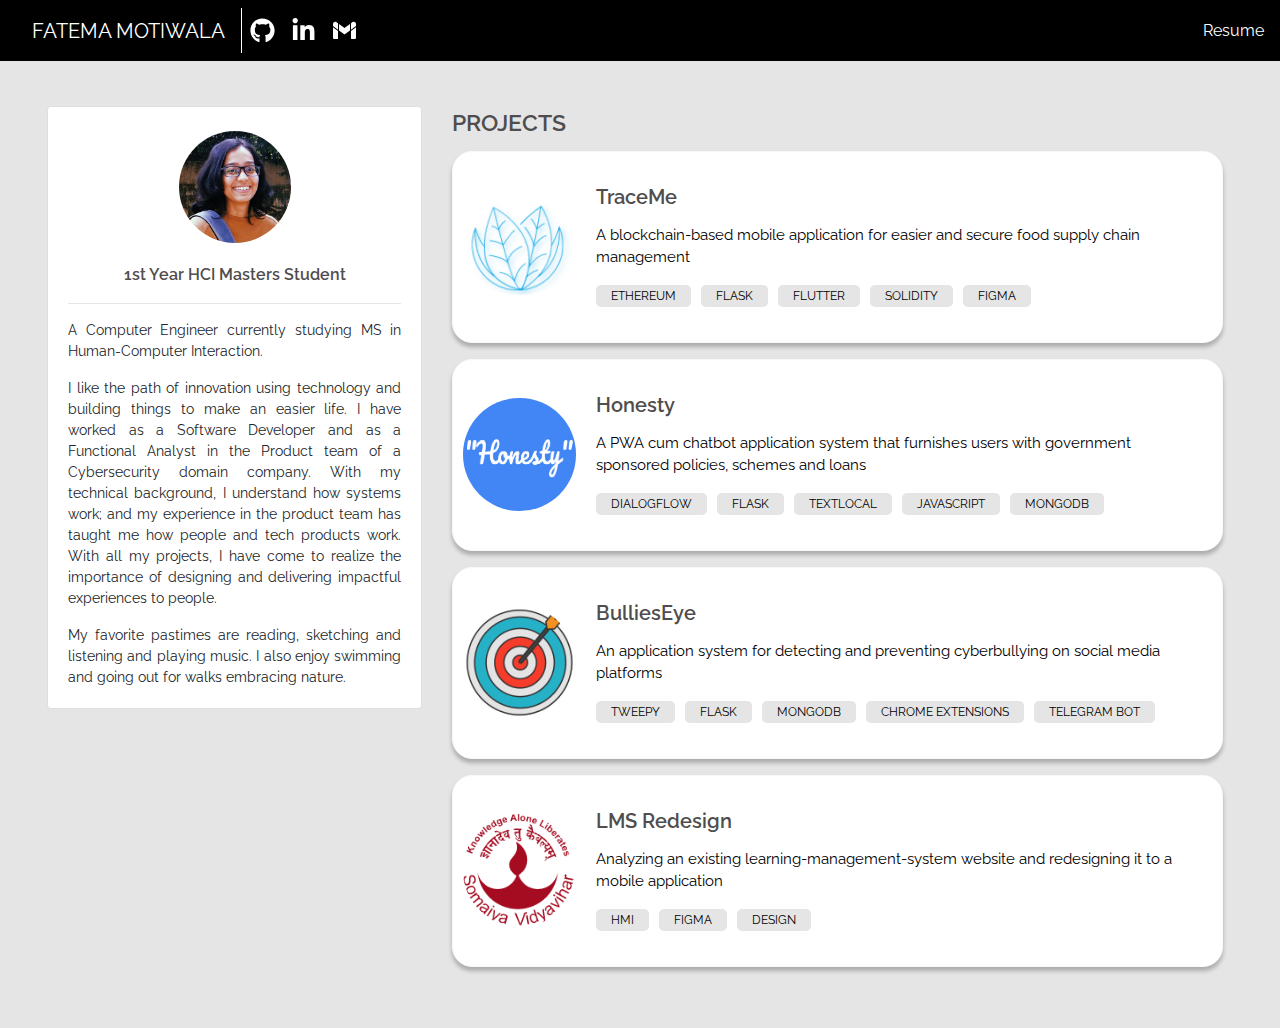
<file: index.html>
<!DOCTYPE html>
<html lang="en">
  <head>
    <meta charset="UTF-8">
    <meta http-equiv="X-UA-Compatible" content="IE=edge">
    <meta name="viewport" content="width=device-width, initial-scale=1.0">
    <!-- Bootstrap CSS -->
    <link rel="stylesheet" href="https://maxcdn.bootstrapcdn.com/bootstrap/4.0.0/css/bootstrap.min.css"
      integrity="sha384-Gn5384xqQ1aoWXA+058RXPxPg6fy4IWvTNh0E263XmFcJlSAwiGgFAW/dAiS6JXm" crossorigin="anonymous">
    <link rel="stylesheet" href="style.css" />
    <link rel="icon" type="image/x-icon" href="assets/favIcon.png">
      <title>Fatema Motiwala</title>
  </head>
  <body>
    <nav class="navbar navbar-expand-lg navbar-dark bg-dark nav-dark sticky-top">
        <a class="navbar-brand mx-3 nav-my-name" href="index.html">FATEMA MOTIWALA</a> 
        <hr class="d-inline d-md-none my-nav-hr">
        <div class="navbar-collapse" id="navbarSupportedContent">
            <div class="vert-nav-line d-none d-md-inline"></div>
            <div class="row socials mr-auto ml-2">
                <a href="https://github.com/fate2703/" target="_blank">
                  <div class="social-media mx-2">
                      <svg stroke="currentColor" fill="currentColor" stroke-width="0" viewBox="0 0 496 512" height="1em" width="1em" xmlns="http://www.w3.org/2000/svg">
                        <path d="M165.9 397.4c0 2-2.3 3.6-5.2 3.6-3.3.3-5.6-1.3-5.6-3.6 0-2 2.3-3.6 5.2-3.6 3-.3 5.6 1.3 5.6 3.6zm-31.1-4.5c-.7 2 1.3 4.3 4.3 4.9 2.6 1 5.6 0 6.2-2s-1.3-4.3-4.3-5.2c-2.6-.7-5.5.3-6.2 2.3zm44.2-1.7c-2.9.7-4.9 2.6-4.6 4.9.3 2 2.9 3.3 5.9 2.6 2.9-.7 4.9-2.6 4.6-4.6-.3-1.9-3-3.2-5.9-2.9zM244.8 8C106.1 8 0 113.3 0 252c0 110.9 69.8 205.8 169.5 239.2 12.8 2.3 17.3-5.6 17.3-12.1 0-6.2-.3-40.4-.3-61.4 0 0-70 15-84.7-29.8 0 0-11.4-29.1-27.8-36.6 0 0-22.9-15.7 1.6-15.4 0 0 24.9 2 38.6 25.8 21.9 38.6 58.6 27.5 72.9 20.9 2.3-16 8.8-27.1 16-33.7-55.9-6.2-112.3-14.3-112.3-110.5 0-27.5 7.6-41.3 23.6-58.9-2.6-6.5-11.1-33.3 2.6-67.9 20.9-6.5 69 27 69 27 20-5.6 41.5-8.5 62.8-8.5s42.8 2.9 62.8 8.5c0 0 48.1-33.6 69-27 13.7 34.7 5.2 61.4 2.6 67.9 16 17.7 25.8 31.5 25.8 58.9 0 96.5-58.9 104.2-114.8 110.5 9.2 7.9 17 22.9 17 46.4 0 33.7-.3 75.4-.3 83.6 0 6.5 4.6 14.4 17.3 12.1C428.2 457.8 496 362.9 496 252 496 113.3 383.5 8 244.8 8zM97.2 352.9c-1.3 1-1 3.3.7 5.2 1.6 1.6 3.9 2.3 5.2 1 1.3-1 1-3.3-.7-5.2-1.6-1.6-3.9-2.3-5.2-1zm-10.8-8.1c-.7 1.3.3 2.9 2.3 3.9 1.6 1 3.6.7 4.3-.7.7-1.3-.3-2.9-2.3-3.9-2-.6-3.6-.3-4.3.7zm32.4 35.6c-1.6 1.3-1 4.3 1.3 6.2 2.3 2.3 5.2 2.6 6.5 1 1.3-1.3.7-4.3-1.3-6.2-2.2-2.3-5.2-2.6-6.5-1zm-11.4-14.7c-1.6 1-1.6 3.6 0 5.9 1.6 2.3 4.3 3.3 5.6 2.3 1.6-1.3 1.6-3.9 0-6.2-1.4-2.3-4-3.3-5.6-2z"></path>
                      </svg>                                    
                  </div>
                </a>
                <a href="https://www.linkedin.com/in/fatema-motiwala-3883a2147/" target="_blank">
                  <div class="social-media mx-2">              
                      <svg stroke="currentColor" fill="currentColor" stroke-width="0" viewBox="0 0 448 512" height="1em" width="1em" xmlns="http://www.w3.org/2000/svg">
                        <path d="M100.28 448H7.4V148.9h92.88zM53.79 108.1C24.09 108.1 0 83.5 0 53.8a53.79 53.79 0 0 1 107.58 0c0 29.7-24.1 54.3-53.79 54.3zM447.9 448h-92.68V302.4c0-34.7-.7-79.2-48.29-79.2-48.29 0-55.69 37.7-55.69 76.7V448h-92.78V148.9h89.08v40.8h1.3c12.4-23.5 42.69-48.3 87.88-48.3 94 0 111.28 61.9 111.28 142.3V448z"></path>
                      </svg>              
                  </div>
                </a>
                <a href="mailto:pearlmf05@gmail.com">
                  <div class="social-media mx-2">                
                      <svg viewBox="0 0 38 38" xmlns="http://www.w3.org/2000/svg">
                        <path d="M9.12 17.7863V17.7764V7.89563L9.0288 7.82799H9.0212L6.9464 6.29279C5.6772 5.35039 3.8684 5.39599 2.7436 6.50559C1.9912 7.25039 1.52 8.28399 1.52 9.43159V12.1691L9.12 17.7863ZM28.88 17.7764V17.7863L36.48 12.1691V9.43159C36.48 8.29919 36.024 7.26559 35.2792 6.52079C34.1696 5.41347 32.4178 5.28351 31.157 6.21451L28.9712 7.82799L28.88 7.89563V17.7764ZM10.64 18.8997L18.5486 24.7456C18.8168 24.944 19.1839 24.944 19.4522 24.7456L27.36 18.8997V9.01891L19 15.2L10.64 9.01891V18.8997ZM28.88 19.6756V31.16C28.88 31.5795 29.2205 31.92 29.64 31.92H34.58C35.6296 31.92 36.48 31.0696 36.48 30.02V14.0577L28.88 19.6756ZM9.12 19.6756L1.52 14.0577V30.02C1.52 31.0696 2.37044 31.92 3.42 31.92H8.36C8.77952 31.92 9.12 31.5795 9.12 31.16V19.6756Z" />
                      </svg>                                      
                  </div>
                </a>
            </div>
          <div class="">
          <a href="assets/Resume - Fatema Motiwala.pdf" target="_blank">Resume</a></div>
        </div>
      </nav>
      <main role="main" class="my-container">
        <div class="row fixed-row">
          <div class="col-12 col-md-4 my-col-one">
            <div class="card">
                <img class="card-img-top rounded-circle mt-4" src="assets/me.PNG" alt="Card image cap">
                
                <div class="card-body">
                    <div class="card-title text-center bio-card-title">
                        1st Year HCI Masters Student
                    </div>
                    <hr>
                  <p class="card-text text-justify bio-card-text">A Computer Engineer currently studying MS in Human-Computer Interaction.</p>

                  <p class="card-text text-justify bio-card-text">I like the path of innovation using technology and building things to make an easier life. I have worked as a Software Developer and as a Functional Analyst in the Product team of a Cybersecurity domain company. With my technical background, I understand how systems work; and my experience in the product team has taught me how people and tech products work. With all my projects, I have come to realize the importance of designing and delivering impactful experiences to people.</p>
                    
                  <p class="card-text text-justify bio-card-text">My favorite pastimes are reading, sketching and listening and playing music. I also enjoy swimming and going out for walks embracing nature.</p>
                </div>
              </div>
          </div>
          <div class="col-md-8 col-12">
            <div class="project-title">
              PROJECTS
            </div>
            <div class="project-cards">
              <a href="traceMe.html">
                <div class="card flex-row border-light mb-3 project-card">
                  <img class="card-img-left example-card-img-responsive rounded-circle" src="assets/logos/logo1.png"/>
                  <div class="card-body">
                    <div class="card-title">TraceMe</div>
                    <p class="card-text">A blockchain-based mobile application for easier and secure food supply chain management
                    <div class="tech-stack">
                      <div class="tech-tags">ETHEREUM</div>
                      <div class="tech-tags">FLASK</div>
                      <div class="tech-tags">FLUTTER</div>
                      <div class="tech-tags">SOLIDITY</div>
                      <div class="tech-tags">FIGMA</div>
                    </div>
                  </div>
                </div>
              </a>
              <a href="honesty.html">
                <div class="card flex-row border-light mb-3 project-card">
                  <img class="card-img-left example-card-img-responsive rounded-circle" src="assets/logos/honesty1.png"/>
                  <div class="card-body">
                    <div class="card-title h-4">Honesty</div>
                    <p class="card-text">A PWA cum chatbot application system that furnishes users with government sponsored policies, schemes and loans</p>
                    <div class="tech-stack">
                      <div class="tech-tags">DIALOGFLOW</div>
                      <div class="tech-tags">FLASK</div>
                      <div class="tech-tags">TEXTLOCAL</div>
                      <div class="tech-tags">JAVASCRIPT</div>
                      <div class="tech-tags">MONGODB</div>
                    </div>
                  </div>
                </div>
            </a>
            <a href="bulliesEye.html">
              <div class="card flex-row border-light mb-3 project-card">
                <img class="card-img-left example-card-img-responsive rounded-circle" src="assets/logos/bulliesEye.png"/>
                <div class="card-body">
                  <div class="card-title">BulliesEye</div>
                  <p class="card-text">An application system for detecting and preventing cyberbullying on social media platforms</p>
                  <div class="tech-stack">
                    <div class="tech-tags">TWEEPY</div>
                    <div class="tech-tags">FLASK</div>
                    <div class="tech-tags">MONGODB</div>
                    <div class="tech-tags">CHROME EXTENSIONS</div>
                    <div class="tech-tags">TELEGRAM BOT</div>
                  </div>
                </div>
              </div>
            </a>
            <a href="lmsRedesign.html">
              <div class="card flex-row border-light mb-3 project-card">
                <img class="card-img-left example-card-img-responsive rounded-circle" src="assets/logos/engg-logo.png"/>
                <div class="card-body">
                  <div class="card-title">LMS Redesign</div>
                  <p class="card-text">Analyzing an existing learning-management-system website and redesigning it to a mobile application</p>
                  <div class="tech-stack">
                    <div class="tech-tags">HMI</div>
                    <div class="tech-tags">FIGMA</div>
                    <div class="tech-tags">DESIGN</div>
                  </div>
                </div>
              </div>
            </a>
            </div>
          </div>
        </div>
        </main>
    <script src="https://code.jquery.com/jquery-3.2.1.slim.min.js"
      integrity="sha384-KJ3o2DKtIkvYIK3UENzmM7KCkRr/rE9/Qpg6aAZGJwFDMVNA/GpGFF93hXpG5KkN"
      crossorigin="anonymous"></script>
    <script src="https://cdnjs.cloudflare.com/ajax/libs/popper.js/1.12.9/umd/popper.min.js"
      integrity="sha384-ApNbgh9B+Y1QKtv3Rn7W3mgPxhU9K/ScQsAP7hUibX39j7fakFPskvXusvfa0b4Q"
      crossorigin="anonymous"></script>
    <script src="https://maxcdn.bootstrapcdn.com/bootstrap/4.0.0/js/bootstrap.min.js"
      integrity="sha384-JZR6Spejh4U02d8jOt6vLEHfe/JQGiRRSQQxSfFWpi1MquVdAyjUar5+76PVCmYl"
      crossorigin="anonymous"></script>
    <script src="script.js"></script>
  </body>
</html>
</file>
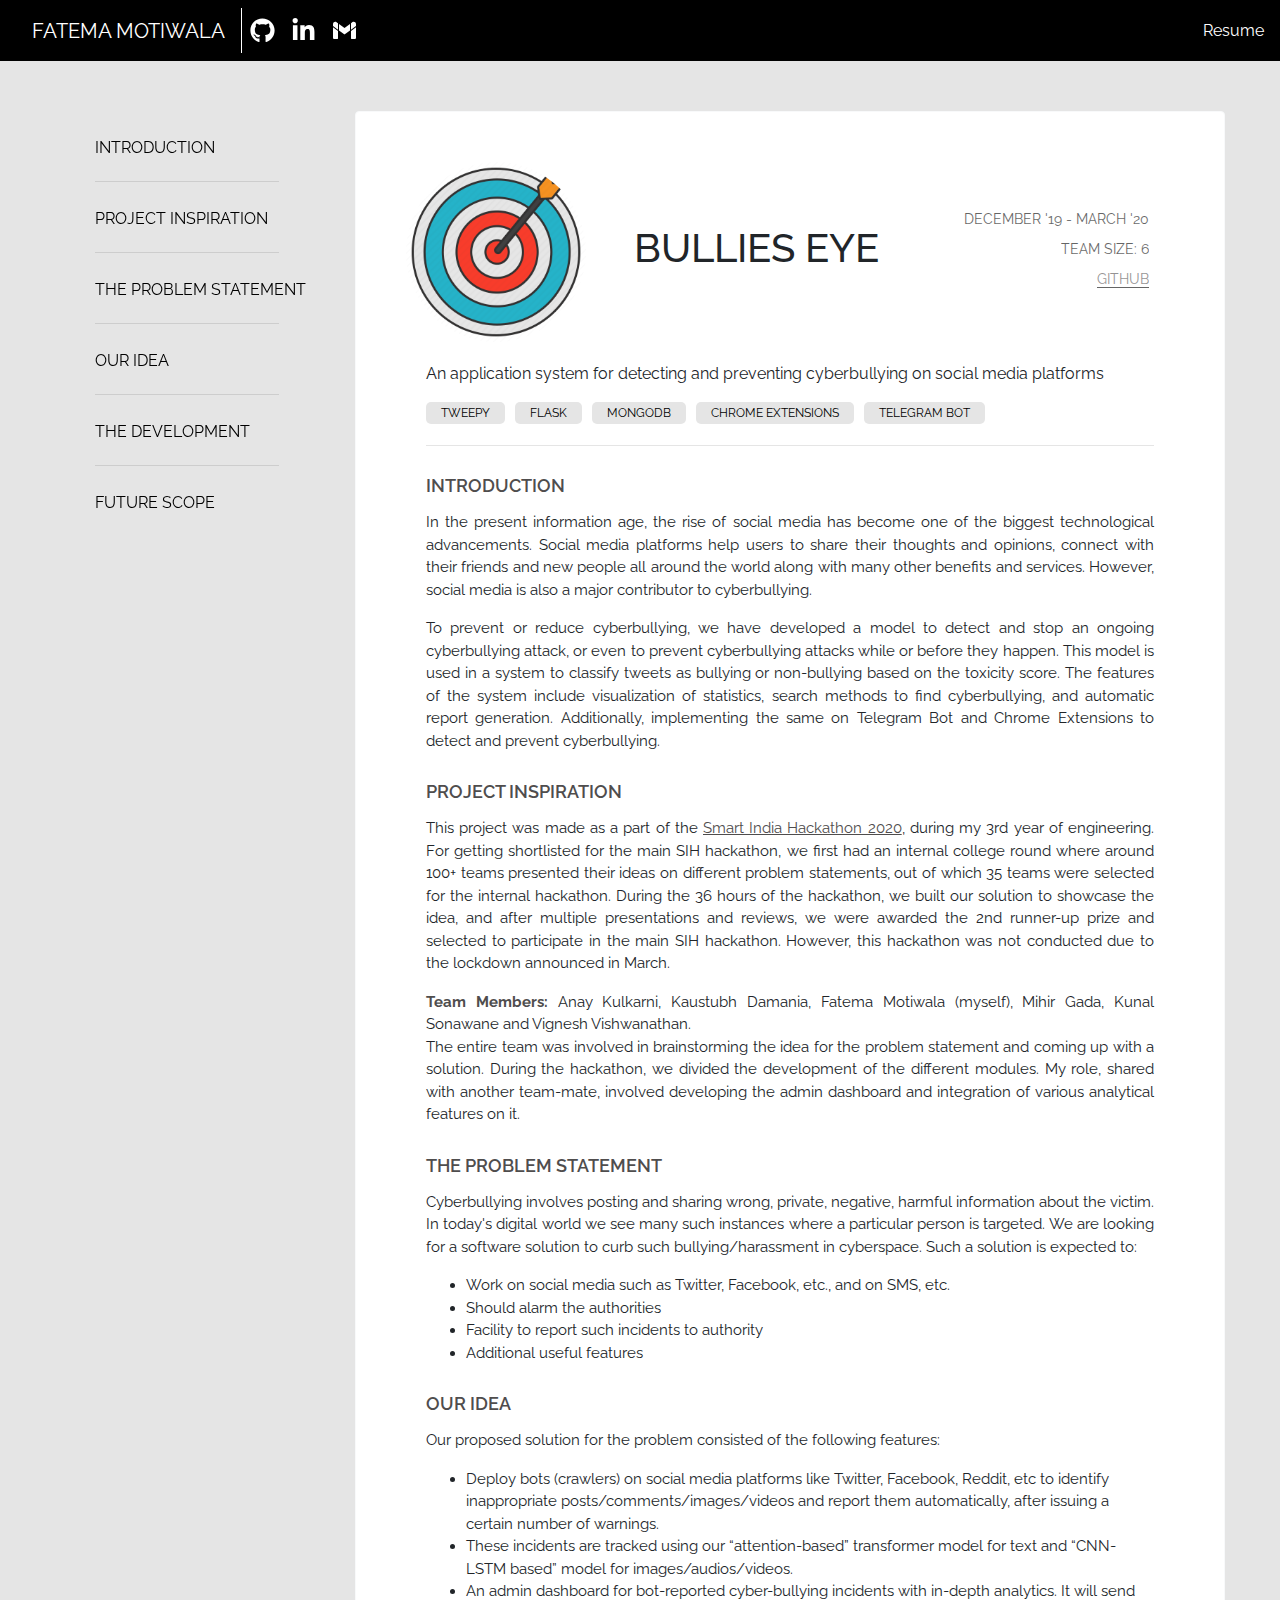
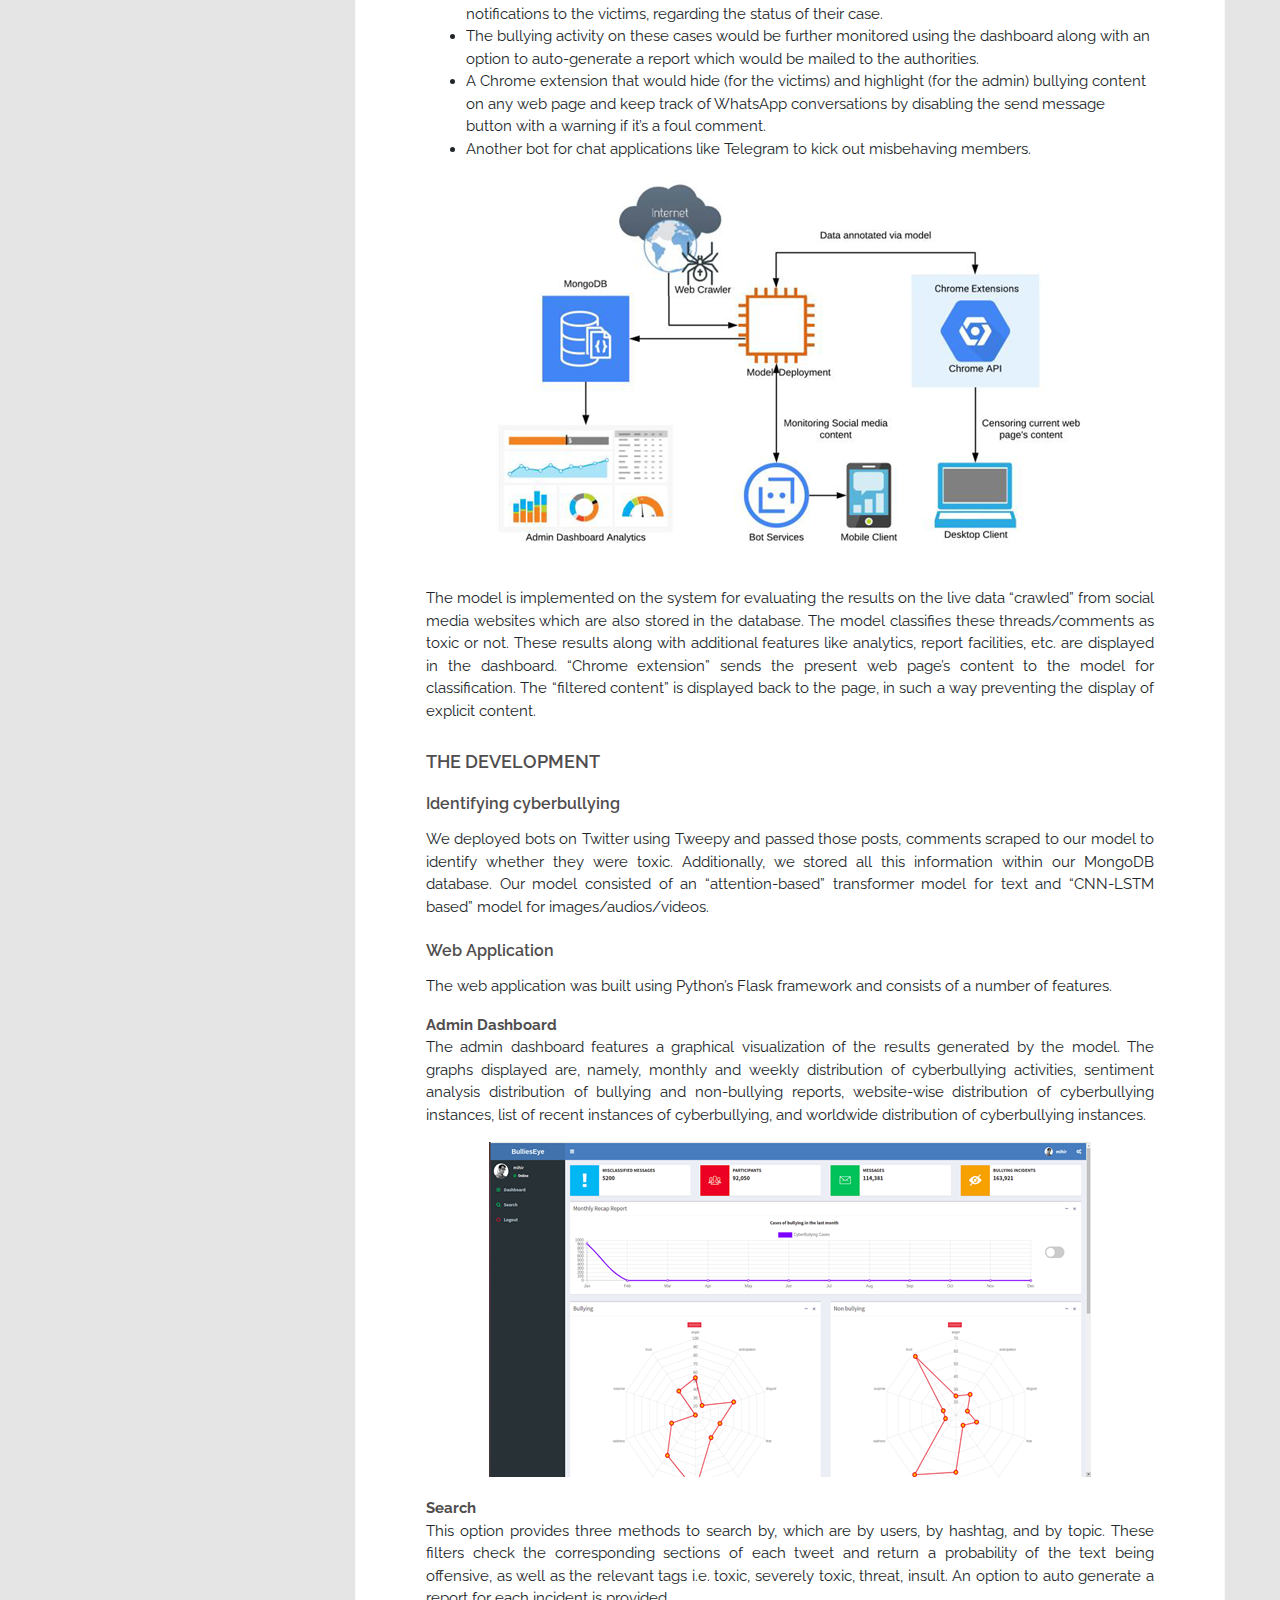
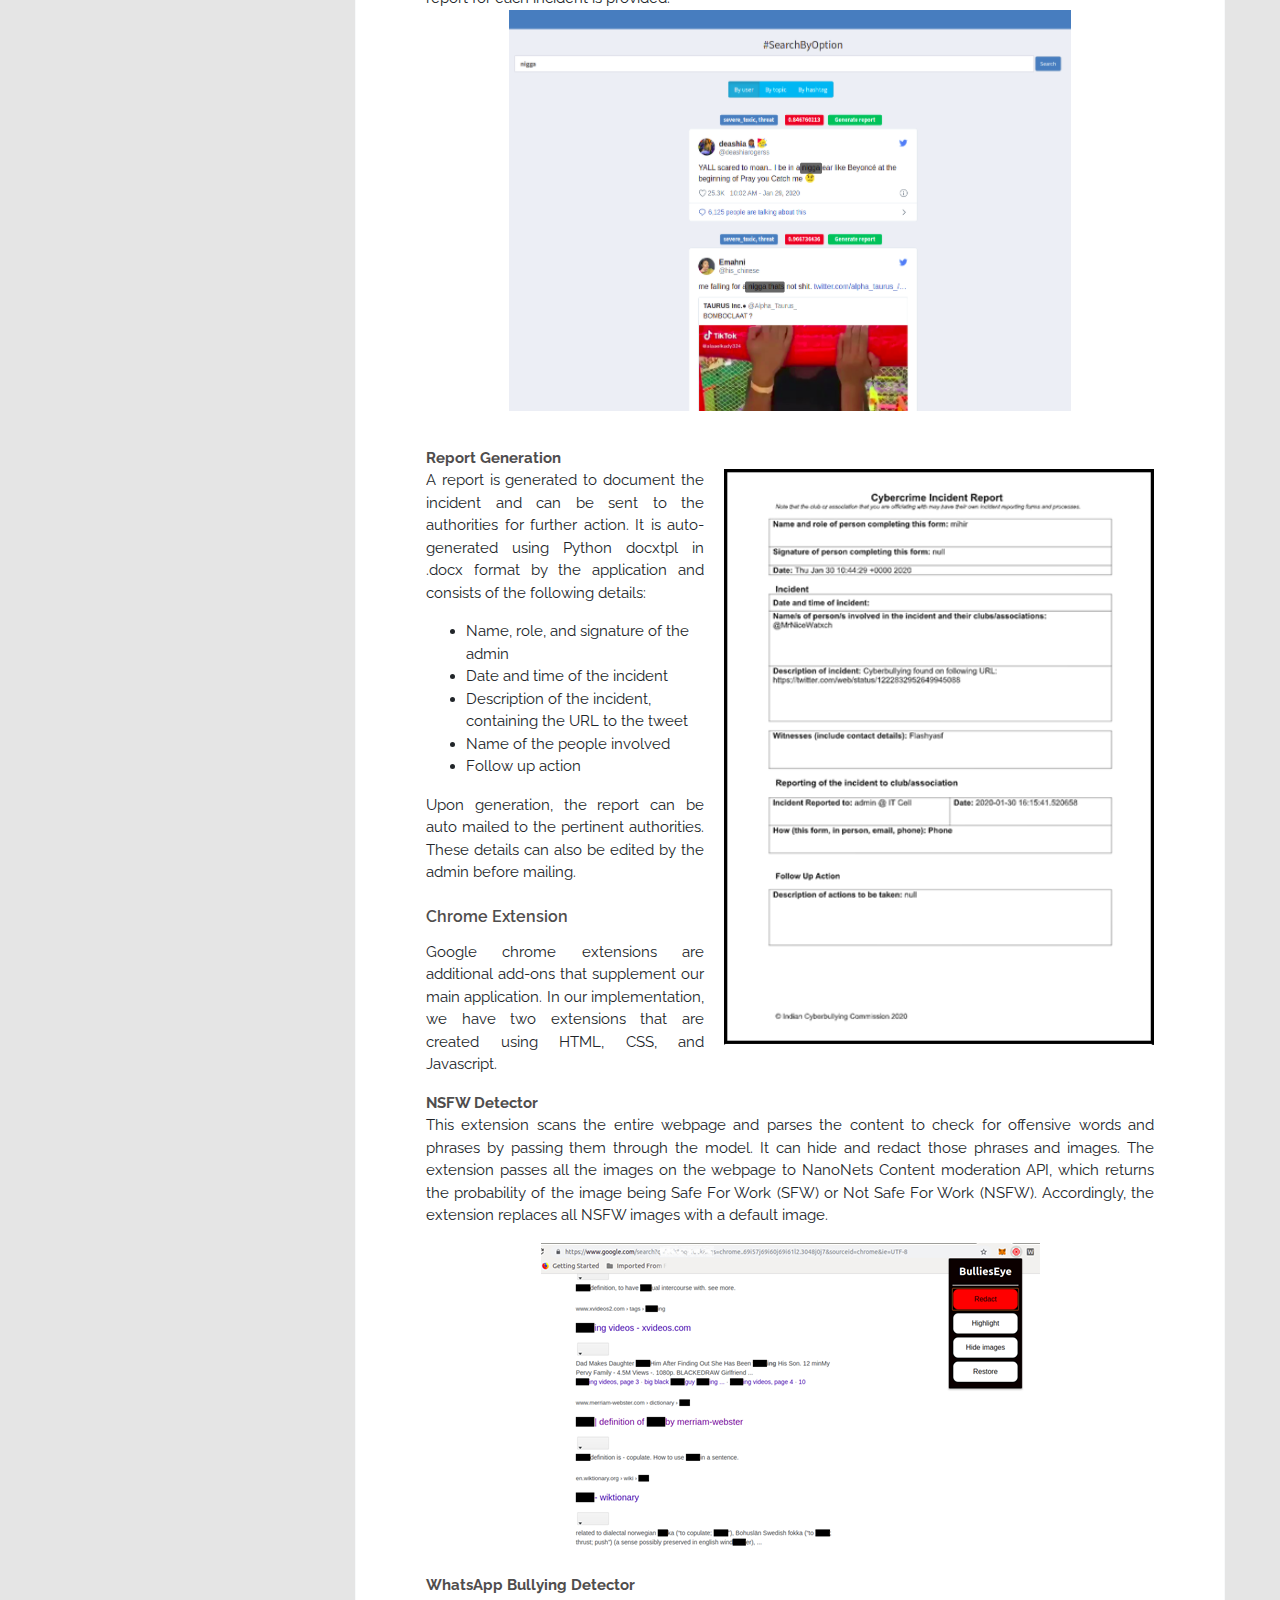
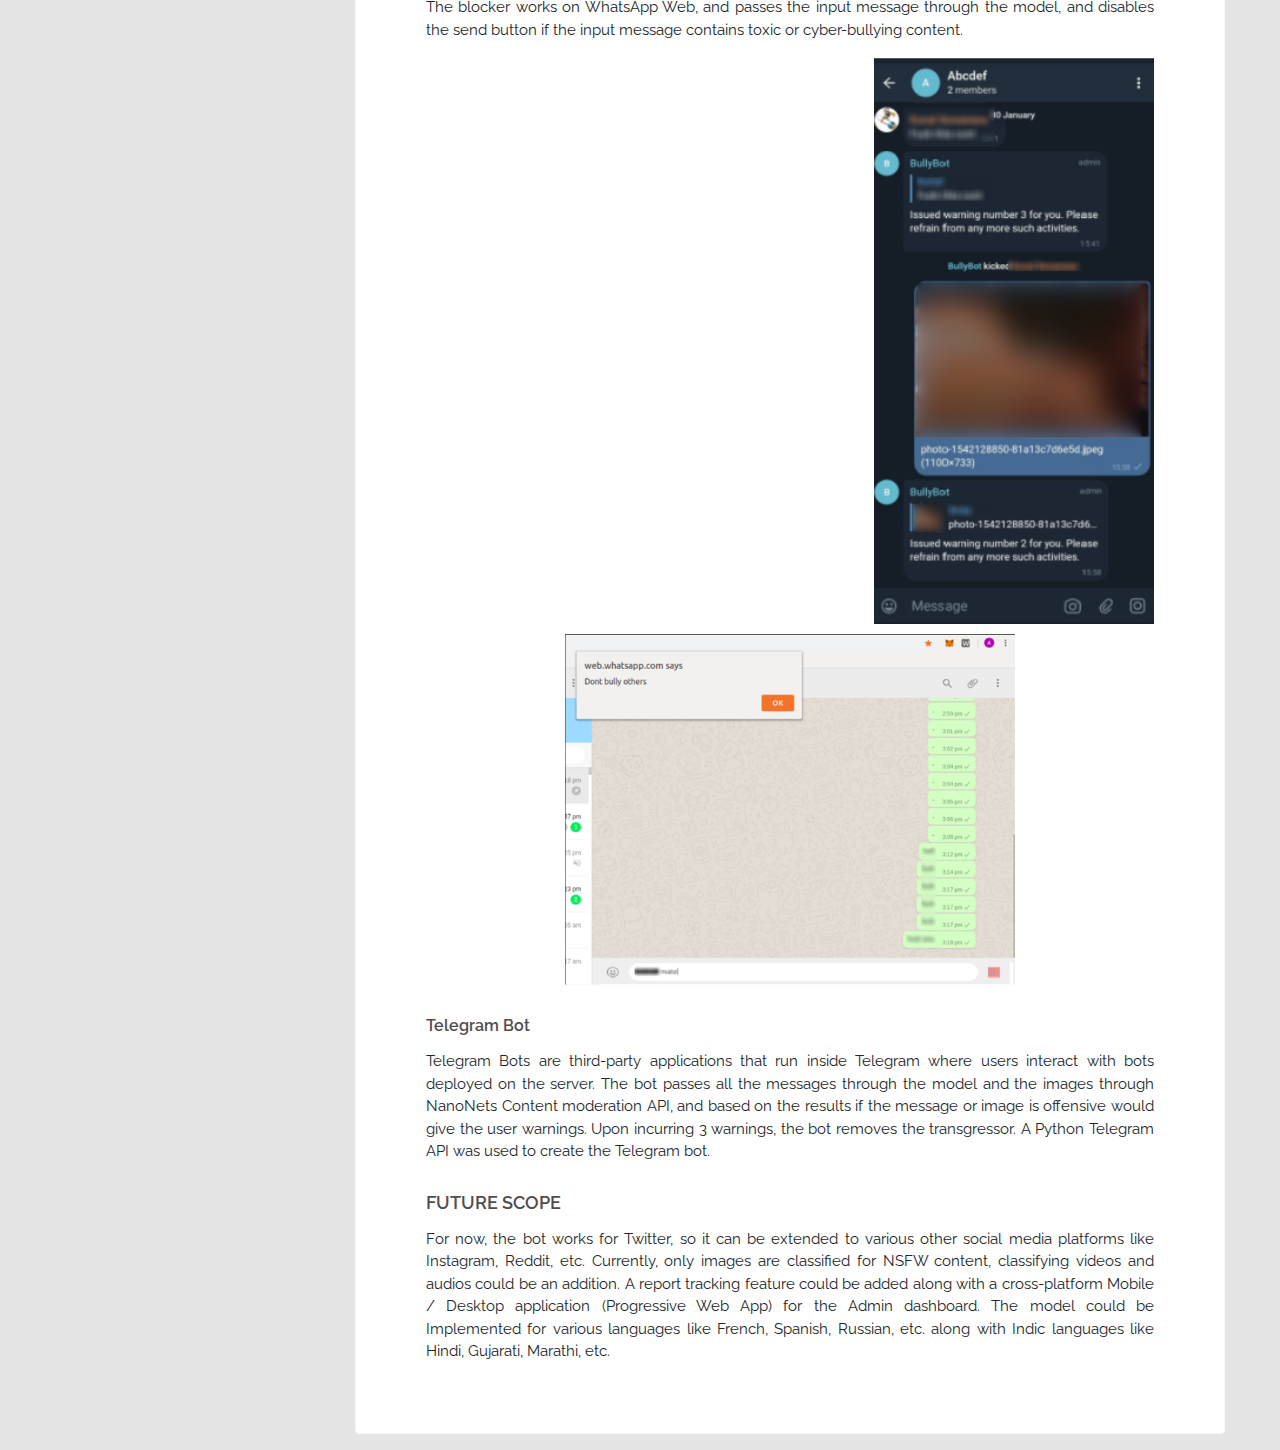
<file: bulliesEye.html>
<!DOCTYPE html>
<html lang="en">
  <head>
    <meta charset="UTF-8">
    <meta http-equiv="X-UA-Compatible" content="IE=edge">
    <meta name="viewport" content="width=device-width, initial-scale=1.0">
    <!-- Bootstrap CSS -->
    <link rel="stylesheet" href="https://maxcdn.bootstrapcdn.com/bootstrap/4.0.0/css/bootstrap.min.css"
      integrity="sha384-Gn5384xqQ1aoWXA+058RXPxPg6fy4IWvTNh0E263XmFcJlSAwiGgFAW/dAiS6JXm" crossorigin="anonymous">
    <link rel="stylesheet" href="style.css" />
    <link rel="icon" type="image/x-icon" href="assets/favIcon.png">
      <title>BullieEye | Fatema Motiwala</title>
  </head>
  <body>
    <nav class="navbar navbar-expand-lg navbar-dark bg-dark nav-dark sticky-top">
      <a class="navbar-brand mx-3 nav-my-name" href="index.html">FATEMA MOTIWALA</a> 
      <hr class="d-inline d-md-none my-nav-hr">
      <div class="navbar-collapse" id="navbarSupportedContent">
          <div class="vert-nav-line d-none d-md-inline"></div>
          <div class="row socials mr-auto ml-2">
              <a href="https://github.com/fate2703/" target="_blank">
                <div class="social-media mx-2">
                    <svg stroke="currentColor" fill="currentColor" stroke-width="0" viewBox="0 0 496 512" height="1em" width="1em" xmlns="http://www.w3.org/2000/svg">
                      <path d="M165.9 397.4c0 2-2.3 3.6-5.2 3.6-3.3.3-5.6-1.3-5.6-3.6 0-2 2.3-3.6 5.2-3.6 3-.3 5.6 1.3 5.6 3.6zm-31.1-4.5c-.7 2 1.3 4.3 4.3 4.9 2.6 1 5.6 0 6.2-2s-1.3-4.3-4.3-5.2c-2.6-.7-5.5.3-6.2 2.3zm44.2-1.7c-2.9.7-4.9 2.6-4.6 4.9.3 2 2.9 3.3 5.9 2.6 2.9-.7 4.9-2.6 4.6-4.6-.3-1.9-3-3.2-5.9-2.9zM244.8 8C106.1 8 0 113.3 0 252c0 110.9 69.8 205.8 169.5 239.2 12.8 2.3 17.3-5.6 17.3-12.1 0-6.2-.3-40.4-.3-61.4 0 0-70 15-84.7-29.8 0 0-11.4-29.1-27.8-36.6 0 0-22.9-15.7 1.6-15.4 0 0 24.9 2 38.6 25.8 21.9 38.6 58.6 27.5 72.9 20.9 2.3-16 8.8-27.1 16-33.7-55.9-6.2-112.3-14.3-112.3-110.5 0-27.5 7.6-41.3 23.6-58.9-2.6-6.5-11.1-33.3 2.6-67.9 20.9-6.5 69 27 69 27 20-5.6 41.5-8.5 62.8-8.5s42.8 2.9 62.8 8.5c0 0 48.1-33.6 69-27 13.7 34.7 5.2 61.4 2.6 67.9 16 17.7 25.8 31.5 25.8 58.9 0 96.5-58.9 104.2-114.8 110.5 9.2 7.9 17 22.9 17 46.4 0 33.7-.3 75.4-.3 83.6 0 6.5 4.6 14.4 17.3 12.1C428.2 457.8 496 362.9 496 252 496 113.3 383.5 8 244.8 8zM97.2 352.9c-1.3 1-1 3.3.7 5.2 1.6 1.6 3.9 2.3 5.2 1 1.3-1 1-3.3-.7-5.2-1.6-1.6-3.9-2.3-5.2-1zm-10.8-8.1c-.7 1.3.3 2.9 2.3 3.9 1.6 1 3.6.7 4.3-.7.7-1.3-.3-2.9-2.3-3.9-2-.6-3.6-.3-4.3.7zm32.4 35.6c-1.6 1.3-1 4.3 1.3 6.2 2.3 2.3 5.2 2.6 6.5 1 1.3-1.3.7-4.3-1.3-6.2-2.2-2.3-5.2-2.6-6.5-1zm-11.4-14.7c-1.6 1-1.6 3.6 0 5.9 1.6 2.3 4.3 3.3 5.6 2.3 1.6-1.3 1.6-3.9 0-6.2-1.4-2.3-4-3.3-5.6-2z"></path>
                    </svg>                                    
                </div>
              </a>
              <a href="https://www.linkedin.com/in/fatema-motiwala-3883a2147/" target="_blank">
                <div class="social-media mx-2">              
                    <svg stroke="currentColor" fill="currentColor" stroke-width="0" viewBox="0 0 448 512" height="1em" width="1em" xmlns="http://www.w3.org/2000/svg">
                      <path d="M100.28 448H7.4V148.9h92.88zM53.79 108.1C24.09 108.1 0 83.5 0 53.8a53.79 53.79 0 0 1 107.58 0c0 29.7-24.1 54.3-53.79 54.3zM447.9 448h-92.68V302.4c0-34.7-.7-79.2-48.29-79.2-48.29 0-55.69 37.7-55.69 76.7V448h-92.78V148.9h89.08v40.8h1.3c12.4-23.5 42.69-48.3 87.88-48.3 94 0 111.28 61.9 111.28 142.3V448z"></path>
                    </svg>              
                </div>
              </a>
              <a href="mailto:pearlmf05@gmail.com">
                <div class="social-media mx-2">                
                    <svg viewBox="0 0 38 38" xmlns="http://www.w3.org/2000/svg">
                      <path d="M9.12 17.7863V17.7764V7.89563L9.0288 7.82799H9.0212L6.9464 6.29279C5.6772 5.35039 3.8684 5.39599 2.7436 6.50559C1.9912 7.25039 1.52 8.28399 1.52 9.43159V12.1691L9.12 17.7863ZM28.88 17.7764V17.7863L36.48 12.1691V9.43159C36.48 8.29919 36.024 7.26559 35.2792 6.52079C34.1696 5.41347 32.4178 5.28351 31.157 6.21451L28.9712 7.82799L28.88 7.89563V17.7764ZM10.64 18.8997L18.5486 24.7456C18.8168 24.944 19.1839 24.944 19.4522 24.7456L27.36 18.8997V9.01891L19 15.2L10.64 9.01891V18.8997ZM28.88 19.6756V31.16C28.88 31.5795 29.2205 31.92 29.64 31.92H34.58C35.6296 31.92 36.48 31.0696 36.48 30.02V14.0577L28.88 19.6756ZM9.12 19.6756L1.52 14.0577V30.02C1.52 31.0696 2.37044 31.92 3.42 31.92H8.36C8.77952 31.92 9.12 31.5795 9.12 31.16V19.6756Z" />
                    </svg>                                      
                </div>
              </a>
          </div>
        <div class="">
        <a href="assets/Resume - Fatema Motiwala.pdf" target="_blank">Resume</a></div>
      </div>
    </nav>
    <div class="row proj-row">
        <div class="col-md-3 d-none d-md-block">
            <div class="proj-side-nav">
            <div class="card">
                <ul>
                    <li><a class="side-scroll" href="#introduction">INTRODUCTION</a></li>
                    <hr>
                    <li><a class="side-scroll" href="#inspiration">PROJECT INSPIRATION</a></li>
                    <hr>
                    <li><a class="side-scroll" href="#problem-statement">THE PROBLEM STATEMENT</a></li>
                    <hr>
                    <li><a class="side-scroll" href="#idea">OUR IDEA</a></li>
                    <hr>
                    <li><a class="side-scroll" href="#development">THE DEVELOPMENT</a></li>
                    <hr>
                    <li><a class="side-scroll" href="#future">FUTURE SCOPE</a></li>
            </div>
        </div>
        </div>
        <div class="col-md-9">
            <div class="card border-light mb-3 proj-content-card">
              <div class="d-block d-md-flex justify-content-between align-items-center">
                <div class="row">
                  <img class="proj-header-img rounded-circle" src="assets/logos/bulliesEye.png"/>
                  <h1 class="align-self-center ml-md-5 proj-content-title">BULLIES EYE</h1>
                </div>
                <div class="d-flex flex-column text-center">
                  <div class="proj-header-info-tags">DECEMBER '19 - MARCH '20</div>
                  <div class="proj-header-info-tags">TEAM SIZE: 6</div>
                  <div class="proj-header-info-tags tag-link"><a style="color:#4f4d4d" href="https://github.com/fate2703/BulliesEye" target="_blank">GITHUB</a></div>
                </div>
              </div>
                <div class="card-body">
                  <p class="card-text text-justify">An application system for detecting and preventing cyberbullying on social media platforms</p>
                  <div class="tech-stack">
                    <div class="tech-tags">TWEEPY</div>
                    <div class="tech-tags">FLASK</div>
                    <div class="tech-tags">MONGODB</div>
                    <div class="tech-tags">CHROME EXTENSIONS</div>
                    <div class="tech-tags">TELEGRAM BOT</div>
                  </div>
                  <hr>
                  <div class="card-title proj-para-title" id="introduction">INTRODUCTION</div>
                  <p class="proj-card-text proj-para-text text-justify" >
                    In the present information age, the rise of social media has become one of the biggest technological advancements. Social media platforms help users to share their thoughts and opinions, connect with their friends and new people all around the world along with many other benefits and services. However, social media is also a major contributor to cyberbullying.
                  </p>
                  <p class="proj-card-text proj-para-text text-justify" >
                    To prevent or reduce cyberbullying, we have developed a model to detect and stop an ongoing cyberbullying attack, or even to prevent cyberbullying attacks while or before they happen. This model is used in a system to classify tweets as bullying or non-bullying based on the toxicity score. The features of the system include visualization of statistics, search methods to find cyberbullying, and automatic report generation. Additionally, implementing the same on Telegram Bot and Chrome Extensions to detect and prevent cyberbullying.
                  </p>
                  <div class="card-title proj-para-title" id="inspiration">PROJECT INSPIRATION</div>
                  <p class="proj-card-text proj-para-text text-justify">
                    This project was made as a part of the <a style="color: #4F4D4D;" href="https://www.sih.gov.in/sih2020" target="_blank"><u>Smart India Hackathon 2020</u></a>, during my 3rd year of engineering. For getting shortlisted for the main SIH hackathon, we first had an internal college round where around 100+ teams presented their ideas on different problem statements, out of which 35 teams were selected for the internal hackathon. During the 36 hours of the hackathon, we built our solution to showcase the idea, and after multiple presentations and reviews, we were awarded the 2nd runner-up prize and selected to participate in the main SIH hackathon. However, this hackathon was not conducted due to the lockdown announced in March.
                  </p>
                  <p class="proj-card-text proj-para-text text-justify">  
                  <strong>Team Members:</strong> Anay Kulkarni, Kaustubh Damania, Fatema Motiwala (myself), Mihir Gada, Kunal Sonawane and Vignesh Vishwanathan.<br>
                    The entire team was involved in brainstorming the idea for the problem statement and coming up with a solution. During the hackathon, we divided the development of the different modules. My role, shared with another team-mate, involved developing the admin dashboard and integration of various analytical features on it.
                  </p>
                  <div class="card-title proj-para-title" id="problem-statement">THE PROBLEM STATEMENT</div>
                  <p class="proj-card-text proj-para-text text-justify">
                    Cyberbullying involves posting and sharing wrong, private, negative, harmful information about the victim. In today's digital world we see many such instances where a particular person is targeted. We are looking for a software solution to curb such bullying/harassment in cyberspace. Such a solution is expected to: 
                  </p>
                  <ul class="proj-para-text">
                    <li>Work on social media such as Twitter, Facebook, etc., and on SMS, etc.</li>
                    <li>Should alarm the authorities</li>
                    <li>Facility to report such incidents to authority</li>
                    <li>Additional useful features</li>
                  </ul>
                  <div class="card-title proj-para-title" id="idea">OUR IDEA</div>
                  <p class="card-text proj-para-text text-justify">                   
                    Our proposed solution for the problem consisted of the following features:
                    <ul class="proj-para-text">
                      <li>Deploy bots (crawlers) on social media platforms like Twitter, Facebook, Reddit, etc to identify inappropriate posts/comments/images/videos and report them automatically, after issuing a certain number of warnings.
                      </li>
                      <li>
                        These incidents are tracked using our “attention-based” transformer model for text and “CNN-LSTM based” model for images/audios/videos.
                      </li>
                      <li>
                        An admin dashboard for bot-reported cyber-bullying incidents with in-depth analytics. It will send notifications to the victims, regarding the status of their case.
                      </li>
                      <li>
                        The bullying activity on these cases would be further monitored using the dashboard along with an option to auto-generate a report which would be mailed to the authorities.
                      </li>
                      <li>
                        A Chrome extension that would hide (for the victims) and highlight (for the admin) bullying content on any web page and keep track of WhatsApp conversations by disabling the send message button with a warning if it’s a foul comment.
                      </li>
                      <li>
                        Another bot for chat applications like Telegram to kick out misbehaving members.
                      </li>
                    </ul>
                    <img class="img-fluid mx-auto d-block" style="padding-bottom: 20px" src="assets/content/bulliesEye/bulliesEye-sysArch.png" />
                  </p>
                  <p class="card-text proj-para-text text-justify">   
                    The model is implemented on the system for evaluating the results on the live data “crawled” from social media websites which are also stored in the database. The model classifies these threads/comments as toxic or not. These results along with additional features like analytics, report facilities, etc. are displayed in the dashboard. “Chrome extension” sends the present web page’s content to the model for classification. The “filtered content” is displayed back to the page, in such a way preventing the display of explicit content.
                  </p>
                  <div class="card-title proj-para-title" id="development">THE DEVELOPMENT</div>
                  <div class="card-title proj-para-subtitle">Identifying cyberbullying</div>
                  <p class="card-text proj-para-text text-justify">
                    We deployed bots on Twitter using Tweepy and passed those posts, comments scraped to our model to identify whether they were toxic. Additionally, we stored all this information within our MongoDB database. Our model consisted of an “attention-based” transformer model for text and “CNN-LSTM based” model for images/audios/videos.
                  </p>
                  <div class="card-title proj-para-subtitle">Web Application</div>
                  <p class="card-text proj-para-text text-justify">
                    The web application was built using Python’s Flask framework and consists of a number of features.
                  </p>
                  <p class="card-text proj-para-text text-justify">
                    <strong>Admin Dashboard</strong><br>
                    The admin dashboard features a graphical visualization of the results generated by the model. The graphs displayed are, namely, monthly and weekly distribution of cyberbullying activities, sentiment analysis distribution of bullying and non-bullying reports, website-wise distribution of cyberbullying instances, list of recent instances of cyberbullying, and worldwide distribution of cyberbullying instances.
                  </p>
                  <img class="img-fluid mx-auto d-block" style="padding-bottom: 20px" src="assets/content/bulliesEye/bulliesEye-adminDasboard.png" />
                  <p class="card-text proj-para-text text-justify">
                    <strong>Search</strong><br>
                    This option provides three methods to search by, which are by users, by hashtag, and by topic. These filters check the corresponding sections of each tweet and return a probability of the text being offensive, as well as the relevant tags i.e. toxic, severely toxic, threat, insult. An option to auto generate a report for each incident is provided.
                    <img class="img-fluid mx-auto d-block" style="padding-bottom: 20px" src="assets/content/bulliesEye/bulliesEye-search.png" />
                  </p>
                  <p class="card-text proj-para-text text-justify">                    
                    <strong>Report Generation</strong><br>
                    <img class="img-fluid mx-auto float-right" style="width: 450px; height: auto; padding-bottom: 10px; padding-left: 20px;" src="assets/content/bulliesEye/bulliesEye-report.png" />
                    A report is generated to document the incident and can be sent to the authorities for further action. It is auto-generated using Python docxtpl in .docx format by the application and consists of the following details:
                  </p>
                  <ul class="proj-para-text">
                    <li>Name, role, and signature of the admin</li>
                    <li>Date and time of the incident</li>
                    <li>Description of the incident, containing the URL to the tweet</li>
                    <li>Name of the people involved</li>
                    <li>Follow up action</li>
                  </ul>
                  <p class="card-text proj-para-text text-justify">
                    Upon generation, the report can be auto mailed to the pertinent authorities. These details can also be edited by the admin before mailing.
                  </p>
                  <div class="card-title proj-para-subtitle">Chrome Extension</div>
                  <p class="card-text proj-para-text text-justify">
                    Google chrome extensions are additional add-ons that supplement our main application. In our implementation, we have two extensions that are created using HTML, CSS, and Javascript.
                  </p>
                  <p class="card-text proj-para-text text-justify">
                    <strong>NSFW Detector</strong><br>
                    This extension scans the entire webpage and parses the content to check for offensive words and phrases by passing them through the model. It can hide and redact those phrases and images. The extension passes all the images on the webpage to NanoNets Content moderation API, which returns the probability of the image being Safe For Work (SFW) or Not Safe For Work (NSFW). Accordingly, the extension replaces all NSFW images with a default image.
                  </p>
                  <img class="img-fluid mx-auto d-block" style="padding-bottom: 20px" src="assets/content/bulliesEye/bulliesEye-pageExtension.png" /> 
                  <p class="card-text proj-para-text text-justify">
                    <strong>WhatsApp Bullying Detector</strong><br>
                    The blocker works on WhatsApp Web, and passes the input message through the model, and disables the send button if the input message contains toxic or cyber-bullying content.
                  </p>
                  <img class="img-fluid mx-auto float-right" style="width: 300px; height: auto; padding-left: 20px; padding-bottom: 10px;" src="assets/content/bulliesEye/bulliesEye-telegramBot.png" />
                  <img class="img-fluid mx-auto d-block" style="width: 450px; height: auto;padding-bottom: 20px" src="assets/content/bulliesEye/bulliesEye-whatsappExtension.png" /> 
                  <div class="card-title proj-para-subtitle">Telegram Bot</div>
                  <p class="card-text proj-para-text text-justify">
                    Telegram Bots are third-party applications that run inside Telegram where users interact with bots deployed on the server. The bot passes all the messages through the model and the images through NanoNets Content moderation API, and based on the results if the message or image is offensive would give the user warnings. Upon incurring 3 warnings, the bot removes the transgressor. A Python Telegram API was used to create the Telegram bot.
                  </p>
                  <div class="card-title proj-para-title" id="future">FUTURE SCOPE</div>
                  <p class="card-text proj-para-text text-justify">
                    For now, the bot works for Twitter, so it can be extended to various other social media platforms like Instagram, Reddit, etc. Currently, only images are classified for NSFW content, classifying videos and audios could be an addition. A report tracking feature could be added along with a cross-platform Mobile / Desktop application (Progressive Web App) for the Admin dashboard. The model could be Implemented for various languages like French, Spanish, Russian, etc. along with Indic languages like Hindi, Gujarati, Marathi, etc.
                  </p>
                </div>
              </div>
        </div>
        <div class="back-to-top" id="back-to-top-id">
            <svg fill="#E5E5E5" viewBox="0 0 1024 1024" xmlns="http://www.w3.org/2000/svg"><path d="M868 545.5L536.1 163a31.96 31.96 0 0 0-48.3 0L156 545.5a7.97 7.97 0 0 0 6 13.2h81c4.6 0 9-2 12.1-5.5L474 300.9V864c0 4.4 3.6 8 8 8h60c4.4 0 8-3.6 8-8V300.9l218.9 252.3c3 3.5 7.4 5.5 12.1 5.5h81c6.8 0 10.5-8 6-13.2z"></path></svg>
        </div>
    </div>
    <script src="https://code.jquery.com/jquery-3.2.1.slim.min.js"
      integrity="sha384-KJ3o2DKtIkvYIK3UENzmM7KCkRr/rE9/Qpg6aAZGJwFDMVNA/GpGFF93hXpG5KkN"
      crossorigin="anonymous"></script>
    <script src="https://cdnjs.cloudflare.com/ajax/libs/popper.js/1.12.9/umd/popper.min.js"
      integrity="sha384-ApNbgh9B+Y1QKtv3Rn7W3mgPxhU9K/ScQsAP7hUibX39j7fakFPskvXusvfa0b4Q"
      crossorigin="anonymous"></script>
    <script src="https://maxcdn.bootstrapcdn.com/bootstrap/4.0.0/js/bootstrap.min.js"
      integrity="sha384-JZR6Spejh4U02d8jOt6vLEHfe/JQGiRRSQQxSfFWpi1MquVdAyjUar5+76PVCmYl"
      crossorigin="anonymous"></script>
    <script src="script.js"></script>
  </body>
</html>
</file>
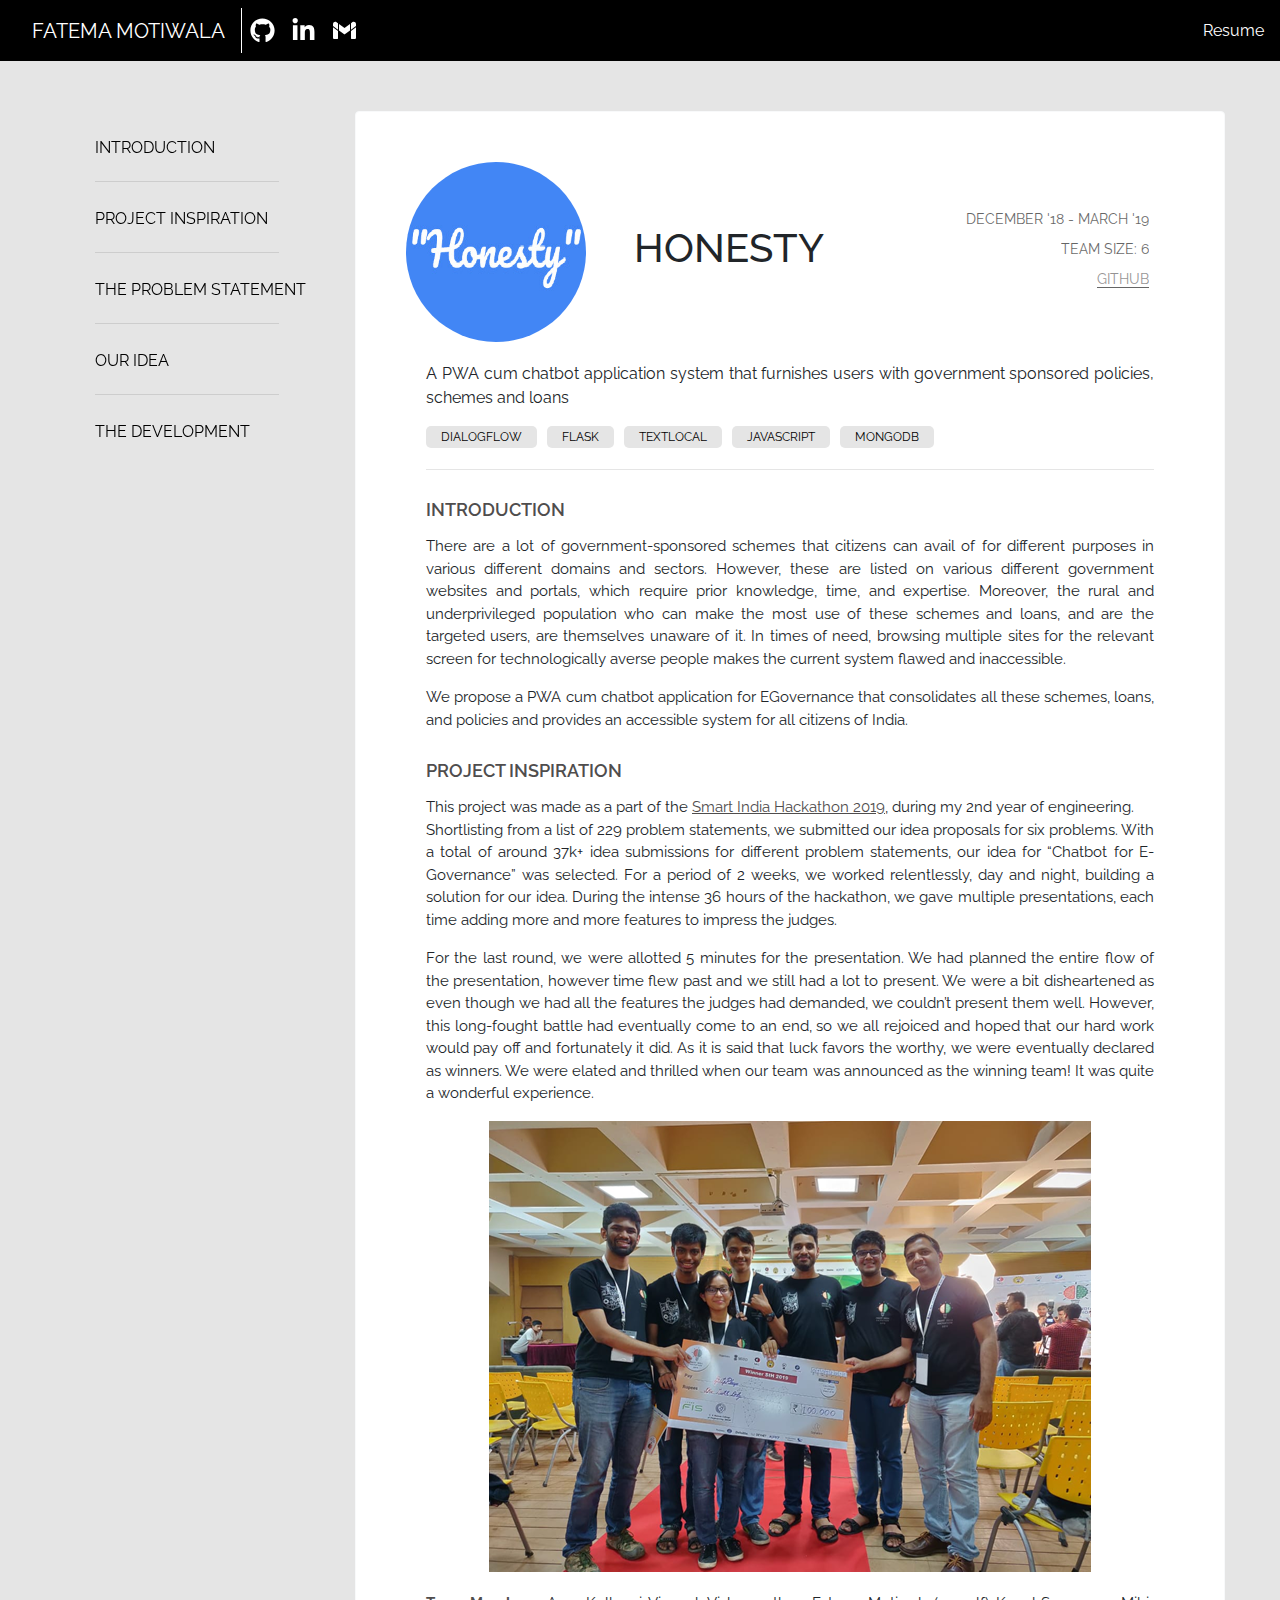
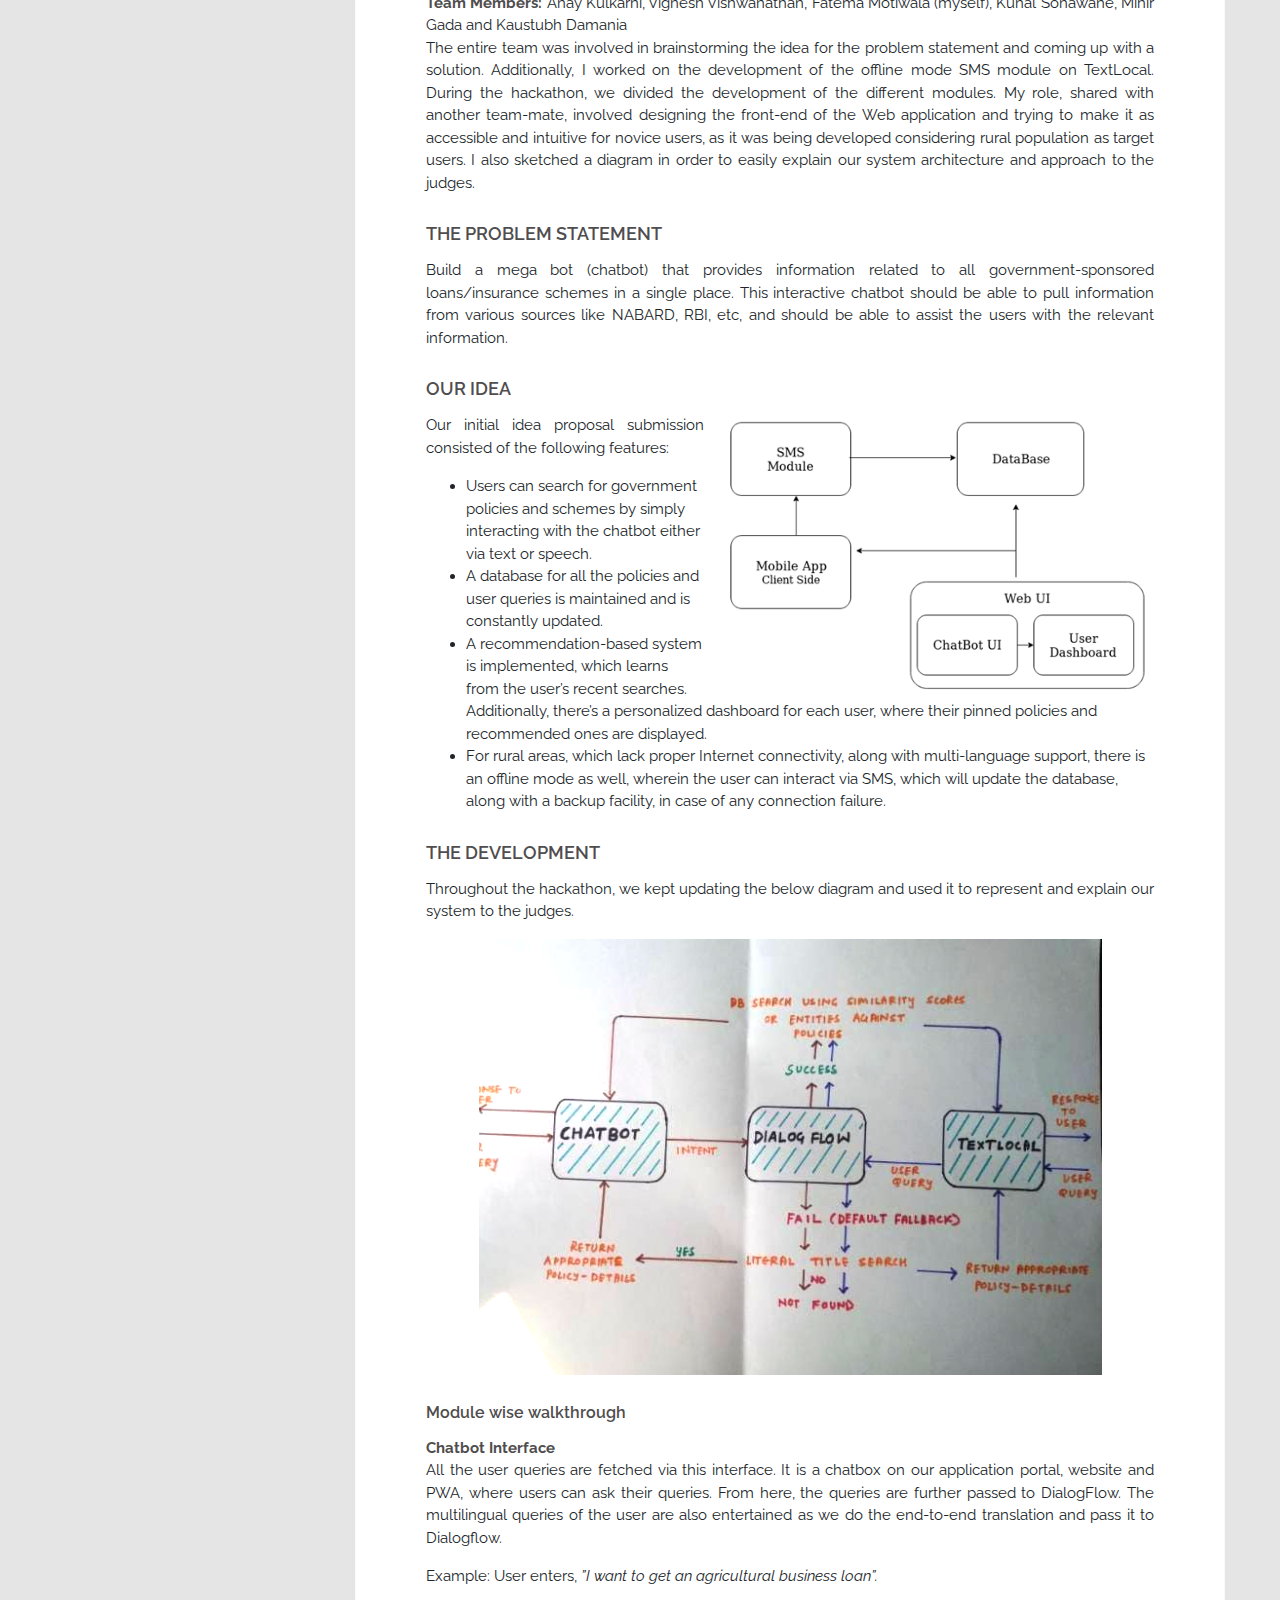
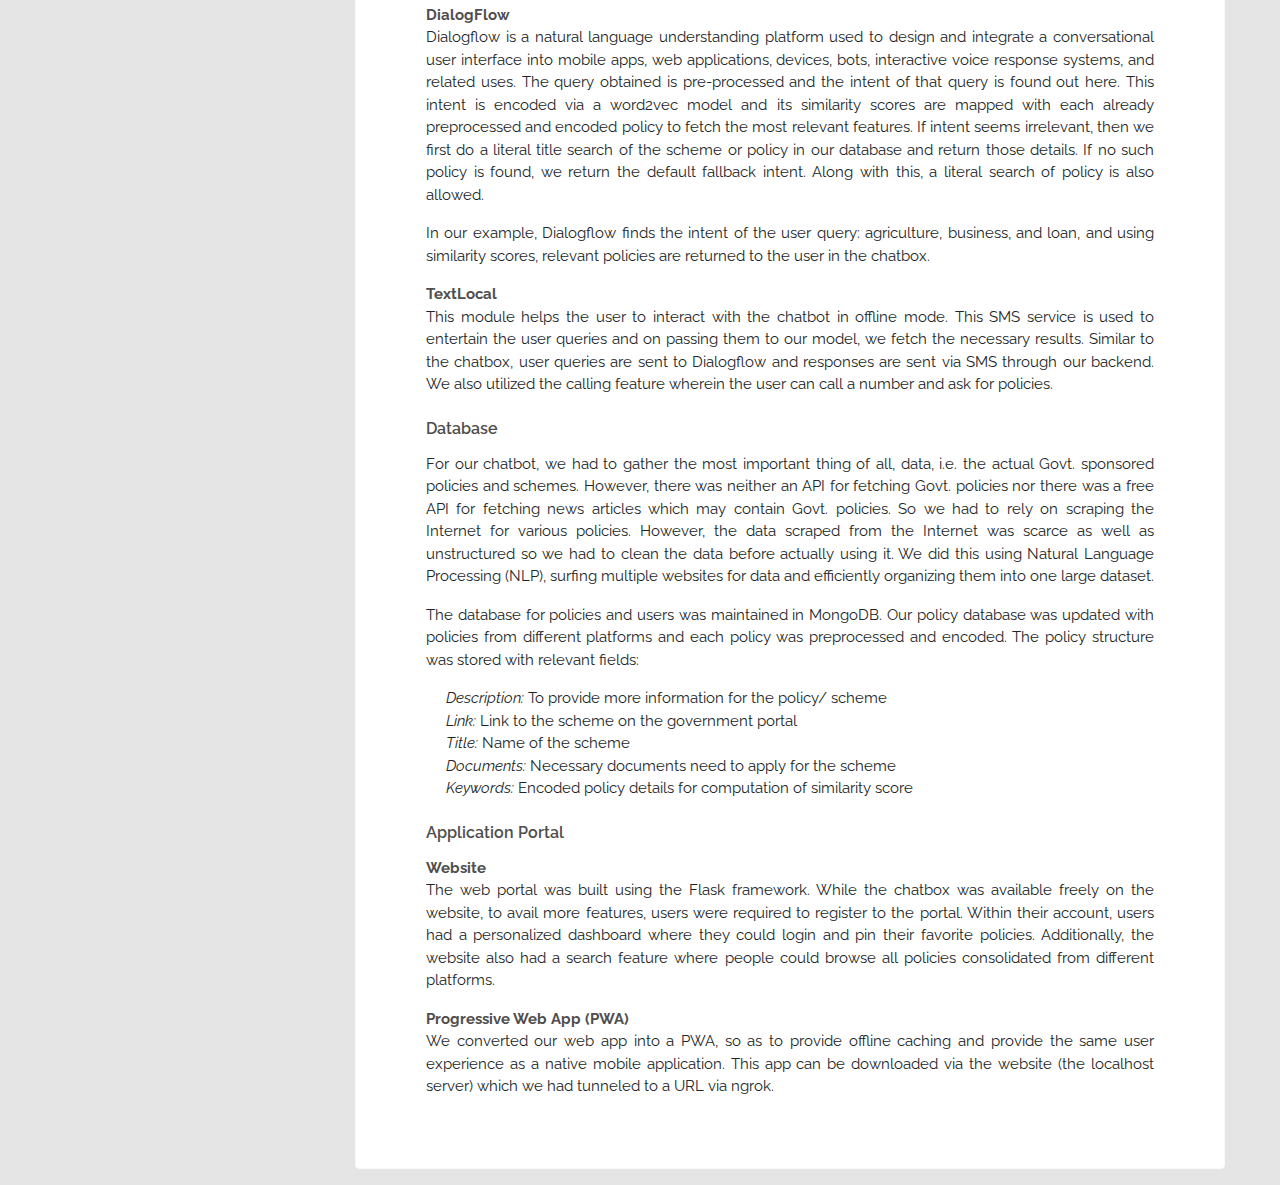
<file: honesty.html>
<!DOCTYPE html>
<html lang="en">
  <head>
    <meta charset="UTF-8">
    <meta http-equiv="X-UA-Compatible" content="IE=edge">
    <meta name="viewport" content="width=device-width, initial-scale=1.0">
    <!-- Bootstrap CSS -->
    <link rel="stylesheet" href="https://maxcdn.bootstrapcdn.com/bootstrap/4.0.0/css/bootstrap.min.css"
      integrity="sha384-Gn5384xqQ1aoWXA+058RXPxPg6fy4IWvTNh0E263XmFcJlSAwiGgFAW/dAiS6JXm" crossorigin="anonymous">
    <link rel="stylesheet" href="style.css" />
    <link rel="icon" type="image/x-icon" href="assets/favIcon.png">
      <title>Honesty | Fatema Motiwala</title>
  </head>
  <body>
    <nav class="navbar navbar-expand-lg navbar-dark bg-dark nav-dark sticky-top">
      <a class="navbar-brand mx-3 nav-my-name" href="index.html">FATEMA MOTIWALA</a> 
      <hr class="d-inline d-md-none my-nav-hr">
      <div class="navbar-collapse" id="navbarSupportedContent">
          <div class="vert-nav-line d-none d-md-inline"></div>
          <div class="row socials mr-auto ml-2">
              <a href="https://github.com/fate2703/" target="_blank">
                <div class="social-media mx-2">
                    <svg stroke="currentColor" fill="currentColor" stroke-width="0" viewBox="0 0 496 512" height="1em" width="1em" xmlns="http://www.w3.org/2000/svg">
                      <path d="M165.9 397.4c0 2-2.3 3.6-5.2 3.6-3.3.3-5.6-1.3-5.6-3.6 0-2 2.3-3.6 5.2-3.6 3-.3 5.6 1.3 5.6 3.6zm-31.1-4.5c-.7 2 1.3 4.3 4.3 4.9 2.6 1 5.6 0 6.2-2s-1.3-4.3-4.3-5.2c-2.6-.7-5.5.3-6.2 2.3zm44.2-1.7c-2.9.7-4.9 2.6-4.6 4.9.3 2 2.9 3.3 5.9 2.6 2.9-.7 4.9-2.6 4.6-4.6-.3-1.9-3-3.2-5.9-2.9zM244.8 8C106.1 8 0 113.3 0 252c0 110.9 69.8 205.8 169.5 239.2 12.8 2.3 17.3-5.6 17.3-12.1 0-6.2-.3-40.4-.3-61.4 0 0-70 15-84.7-29.8 0 0-11.4-29.1-27.8-36.6 0 0-22.9-15.7 1.6-15.4 0 0 24.9 2 38.6 25.8 21.9 38.6 58.6 27.5 72.9 20.9 2.3-16 8.8-27.1 16-33.7-55.9-6.2-112.3-14.3-112.3-110.5 0-27.5 7.6-41.3 23.6-58.9-2.6-6.5-11.1-33.3 2.6-67.9 20.9-6.5 69 27 69 27 20-5.6 41.5-8.5 62.8-8.5s42.8 2.9 62.8 8.5c0 0 48.1-33.6 69-27 13.7 34.7 5.2 61.4 2.6 67.9 16 17.7 25.8 31.5 25.8 58.9 0 96.5-58.9 104.2-114.8 110.5 9.2 7.9 17 22.9 17 46.4 0 33.7-.3 75.4-.3 83.6 0 6.5 4.6 14.4 17.3 12.1C428.2 457.8 496 362.9 496 252 496 113.3 383.5 8 244.8 8zM97.2 352.9c-1.3 1-1 3.3.7 5.2 1.6 1.6 3.9 2.3 5.2 1 1.3-1 1-3.3-.7-5.2-1.6-1.6-3.9-2.3-5.2-1zm-10.8-8.1c-.7 1.3.3 2.9 2.3 3.9 1.6 1 3.6.7 4.3-.7.7-1.3-.3-2.9-2.3-3.9-2-.6-3.6-.3-4.3.7zm32.4 35.6c-1.6 1.3-1 4.3 1.3 6.2 2.3 2.3 5.2 2.6 6.5 1 1.3-1.3.7-4.3-1.3-6.2-2.2-2.3-5.2-2.6-6.5-1zm-11.4-14.7c-1.6 1-1.6 3.6 0 5.9 1.6 2.3 4.3 3.3 5.6 2.3 1.6-1.3 1.6-3.9 0-6.2-1.4-2.3-4-3.3-5.6-2z"></path>
                    </svg>                                    
                </div>
              </a>
              <a href="https://www.linkedin.com/in/fatema-motiwala-3883a2147/" target="_blank">
                <div class="social-media mx-2">              
                    <svg stroke="currentColor" fill="currentColor" stroke-width="0" viewBox="0 0 448 512" height="1em" width="1em" xmlns="http://www.w3.org/2000/svg">
                      <path d="M100.28 448H7.4V148.9h92.88zM53.79 108.1C24.09 108.1 0 83.5 0 53.8a53.79 53.79 0 0 1 107.58 0c0 29.7-24.1 54.3-53.79 54.3zM447.9 448h-92.68V302.4c0-34.7-.7-79.2-48.29-79.2-48.29 0-55.69 37.7-55.69 76.7V448h-92.78V148.9h89.08v40.8h1.3c12.4-23.5 42.69-48.3 87.88-48.3 94 0 111.28 61.9 111.28 142.3V448z"></path>
                    </svg>              
                </div>
              </a>
              <a href="mailto:pearlmf05@gmail.com">
                <div class="social-media mx-2">                
                    <svg viewBox="0 0 38 38" xmlns="http://www.w3.org/2000/svg">
                      <path d="M9.12 17.7863V17.7764V7.89563L9.0288 7.82799H9.0212L6.9464 6.29279C5.6772 5.35039 3.8684 5.39599 2.7436 6.50559C1.9912 7.25039 1.52 8.28399 1.52 9.43159V12.1691L9.12 17.7863ZM28.88 17.7764V17.7863L36.48 12.1691V9.43159C36.48 8.29919 36.024 7.26559 35.2792 6.52079C34.1696 5.41347 32.4178 5.28351 31.157 6.21451L28.9712 7.82799L28.88 7.89563V17.7764ZM10.64 18.8997L18.5486 24.7456C18.8168 24.944 19.1839 24.944 19.4522 24.7456L27.36 18.8997V9.01891L19 15.2L10.64 9.01891V18.8997ZM28.88 19.6756V31.16C28.88 31.5795 29.2205 31.92 29.64 31.92H34.58C35.6296 31.92 36.48 31.0696 36.48 30.02V14.0577L28.88 19.6756ZM9.12 19.6756L1.52 14.0577V30.02C1.52 31.0696 2.37044 31.92 3.42 31.92H8.36C8.77952 31.92 9.12 31.5795 9.12 31.16V19.6756Z" />
                    </svg>                                      
                </div>
              </a>
          </div>
        <div class="">
        <a href="assets/Resume - Fatema Motiwala.pdf" target="_blank">Resume</a></div>
      </div>
    </nav>
    <div class="row proj-row">
        <div class="col-md-3 d-none d-md-block">
            <div class="proj-side-nav">
            <div class="card">
                <ul>
                    <li><a class="side-scroll" href="#introduction">INTRODUCTION</a></li>
                    <hr>
                    <li><a class="side-scroll" href="#inspiration">PROJECT INSPIRATION</a></li>
                    <hr>
                    <li><a class="side-scroll" href="#problem-statement">THE PROBLEM STATEMENT</a></li>
                    <hr>
                    <li><a class="side-scroll" href="#idea">OUR IDEA</a></li>
                    <hr>
                    <li><a class="side-scroll" href="#development">THE DEVELOPMENT</a></li>
            </div>
        </div>
        </div>
        <div class="col-md-9">
            <div class="card border-light mb-3 proj-content-card">
                <div class="d-block d-md-flex justify-content-between align-items-center">
                  <div class="row">
                    <img class="proj-header-img rounded-circle" src="assets/logos/honesty1.png"/>
                    <h1 class="align-self-center ml-md-5 proj-content-title">HONESTY</h1>
                  </div>
                  <div class="d-flex flex-column text-center">
                    <div class="proj-header-info-tags">DECEMBER '18 - MARCH '19</div>
                    <div class="proj-header-info-tags">TEAM SIZE: 6</div>
                    <div class="proj-header-info-tags tag-link"><a style="color:#4f4d4d" href="https://github.com/fate2703/Honesty" target="_blank">GITHUB</a></div>
                  </div>
                </div>
                <div class="card-body">
                  <p class="card-text text-justify">A PWA cum chatbot application system that furnishes users with government sponsored policies, schemes and loans</p>
                  <div class="tech-stack">
                    <div class="tech-tags">DIALOGFLOW</div>
                    <div class="tech-tags">FLASK</div>
                    <div class="tech-tags">TEXTLOCAL</div>
                    <div class="tech-tags">JAVASCRIPT</div>
                    <div class="tech-tags">MONGODB</div>
                  </div>
                  <hr>
                  <div class="card-title proj-para-title" id="introduction">INTRODUCTION</div>
                  <p class="proj-card-text proj-para-text text-justify" >
                    There are a lot of government-sponsored schemes that citizens can avail of for different purposes in various different domains and sectors. However, these are listed on various different government websites and portals, which require prior knowledge, time, and expertise. Moreover, the rural and underprivileged population who can make the most use of these schemes and loans, and are the targeted users, are themselves unaware of it. In times of need, browsing multiple sites for the relevant screen for technologically averse people makes the current system flawed and inaccessible.
                  </p>
                  <p class="proj-card-text proj-para-text text-justify" >  
                    We propose a PWA cum chatbot application for EGovernance that consolidates all these schemes, loans, and policies and provides an accessible system for all citizens of India.
                  </p>
                  <div class="card-title proj-para-title" id="inspiration">PROJECT INSPIRATION</div>
                  <p class="proj-card-text proj-para-text text-justify">
                    This project was made as a part of the <a style="color: #4F4D4D;" href="https://www.sih.gov.in/sih2019" target="_blank"><u>Smart India Hackathon 2019</u></a>, during my 2nd year of engineering. <br>
                    Shortlisting from a list of 229 problem statements, we submitted our idea proposals for six problems. With a total of around 37k+ idea submissions for different problem statements, our idea for “Chatbot for E-Governance” was selected. For a period of 2 weeks, we worked relentlessly, day and night, building a solution for our idea. During the intense 36 hours of the hackathon, we gave multiple presentations, each time adding more and more features to impress the judges.
                  </p>
                  <p class="proj-card-text proj-para-text text-justify">
                    For the last round, we were allotted 5 minutes for the presentation. We had planned the entire flow of the presentation, however time flew past and we still had a lot to present. We were a bit disheartened as even though we had all the features the judges had demanded, we couldn’t present them well. However, this long-fought battle had eventually come to an end, so we all rejoiced and hoped that our hard work would pay off and fortunately it did. As it is said that luck favors the worthy, we were eventually declared as winners. We were elated and thrilled when our team was announced as the winning team! It was quite a wonderful experience.
                  </p>
                  <img class="img-fluid mx-auto d-block" style="padding-bottom: 20px" src="assets/content/honesty/honesty-firstPrize.png" />
                  <p class="proj-card-text proj-para-text text-justify">  
                    <strong>Team Members:</strong> Anay Kulkarni, Vignesh Vishwanathan, Fatema Motiwala (myself), Kunal Sonawane,  Mihir Gada and Kaustubh Damania<br>
                    The entire team was involved in brainstorming the idea for the problem statement and coming up with a solution. Additionally, I worked on the development of the offline mode SMS module on TextLocal. During the hackathon, we divided the development of the different modules. My role, shared with another team-mate, involved designing the front-end of the Web application and trying to make it as accessible and intuitive for novice users, as it was being developed considering rural population as target users. I also sketched a diagram in order to easily explain our system architecture and approach to the judges. 
                  </p>
                  <div class="card-title proj-para-title" id="problem-statement">THE PROBLEM STATEMENT</div>
                  <p class="proj-card-text proj-para-text text-justify">
                    Build a mega bot (chatbot) that provides information related to all government-sponsored loans/insurance schemes in a single place. This interactive chatbot should be able to pull information from various sources like NABARD, RBI, etc, and should be able to assist the users with the relevant information. 
                  </p>
                  <div class="card-title proj-para-title" id="idea">OUR IDEA</div>
                  <p class="card-text proj-para-text text-justify">
                    <img class="img-fluid mx-auto float-right" style="width: 450px; height: auto; padding-left: 20px" src="assets/content/honesty/honesty-ourIdea.png" />
                    Our initial idea proposal submission consisted of the following features:
                    <ul class="proj-para-text">
                      <li>Users can search for government policies and schemes by simply interacting with the chatbot either via text or speech.
                      </li>
                      <li>
                        A database for all the policies and user queries is maintained and is constantly updated.
                      </li>
                      <li>
                        A recommendation-based system is implemented, which learns from the user’s recent searches. Additionally, there’s a personalized dashboard for each user, where their pinned policies and recommended ones are displayed.
                      </li>
                      <li>
                        For rural areas, which lack proper Internet connectivity, along with multi-language support, there is an offline mode as well, wherein the user can interact via SMS, which will update the database, along with a backup facility, in case of any connection failure.
                      </li>
                    </ul>
                  </p>
                  <div class="card-title proj-para-title" id="development">THE DEVELOPMENT</div>
                  <p class="card-text proj-para-text text-justify">
                    Throughout the hackathon, we kept updating the below diagram and used it to represent and explain our system to the judges.
                  </p>
                  <img class="img-fluid mx-auto d-block" style="padding-bottom: 20px" src="assets/content/honesty/honesty-diagram.png" />
                  <div class="card-title proj-para-subtitle">Module wise walkthrough</div>
                  <p class="card-text proj-para-text text-justify">
                    <strong>Chatbot Interface</strong><br>
                    All the user queries are fetched via this interface. It is a chatbox on our application portal, website and PWA, where users can ask their queries. From here, the queries are further passed to DialogFlow. The multilingual queries of the user are also entertained as we do the end-to-end translation and pass it to Dialogflow. 
                  </p>
                  <p class="card-text proj-para-text text-justify">
                    Example: User enters, <i>”I want to get an agricultural business loan”.</i>
                  </p>
                  <p class="card-text proj-para-text text-justify">
                    <strong>DialogFlow</strong><br>
                    Dialogflow is a natural language understanding platform used to design and integrate a conversational user interface into mobile apps, web applications, devices, bots, interactive voice response systems, and related uses. The query obtained is pre-processed and the intent of that query is found out here. This intent is encoded via a word2vec model and its similarity scores are mapped with each already preprocessed and encoded policy to fetch the most relevant features. If intent seems irrelevant, then we first do a literal title search of the scheme or policy in our database and return those details. If no such policy is found, we return the default fallback intent. Along with this, a literal search of policy is also allowed.
                  </p>
                  <p class="card-text proj-para-text text-justify">
                    In our example, Dialogflow finds the intent of the user query: agriculture, business, and loan, and using similarity scores, relevant policies are returned to the user in the chatbox.
                  </p>
                  <p class="card-text proj-para-text text-justify">
                    <strong>TextLocal</strong><br>
                    This module helps the user to interact with the chatbot in offline mode. This SMS service is used to entertain the user queries and on passing them to our model, we fetch the necessary results. Similar to the chatbox, user queries are sent to Dialogflow and responses are sent via SMS through our backend. We also utilized the calling feature wherein the user can call a number and ask for policies.
                  </p>
                  <div class="card-title proj-para-subtitle">Database</div>
                  <p class="card-text proj-para-text text-justify">
                    For our chatbot, we had to gather the most important thing of all, data, i.e. the actual Govt. sponsored policies and schemes. However, there was neither an API for fetching Govt. policies nor there was a free API for fetching news articles which may contain Govt. policies. So we had to rely on scraping the Internet for various policies. However, the data scraped from the Internet was scarce as well as unstructured so we had to clean the data before actually using it. We did this using Natural Language Processing (NLP), surfing multiple websites for data and efficiently organizing them into one large dataset.
                  </p>
                  <p class="card-text proj-para-text text-justify">
                    The database for policies and users was maintained in MongoDB. Our policy database was updated with policies from different platforms and each policy was preprocessed and encoded. The policy structure was stored with relevant fields:<br>
                  </p>
                  <p class="card-text proj-para-text text-justify" style="padding-left:20px;">
                    <i>Description:</i> To provide more information for the policy/ scheme<br>
                    <i>Link:</i> Link to the scheme on the government portal<br>
                    <i>Title:</i> Name of the scheme<br>
                    <i>Documents:</i> Necessary documents need to apply for the scheme<br>
                    <i>Keywords:</i> Encoded policy details for computation of similarity score<br>
                  </p>
                  <div class="card-title proj-para-subtitle">Application Portal</div>
                  <p class="card-text proj-para-text text-justify">
                    <strong>Website</strong><br>
                    The web portal was built using the Flask framework. While the chatbox was available freely on the website, to avail more features, users were required to register to the portal. Within their account, users had a personalized dashboard where they could login and pin their favorite policies. Additionally, the website also had a search feature where people could browse all policies consolidated from different platforms. 
                  </p>
                  <p class="card-text proj-para-text text-justify">
                    <strong>Progressive Web App (PWA)</strong><br>
                    We converted our web app into a PWA, so as to provide offline caching and provide the same user experience as a native mobile application.
                    This app can be downloaded via the website (the localhost server) which we had tunneled to a URL via ngrok. 
                  </p>
                </div>
              </div>
        </div>
        <div class="back-to-top" id="back-to-top-id">
            <svg fill="#E5E5E5" viewBox="0 0 1024 1024" xmlns="http://www.w3.org/2000/svg"><path d="M868 545.5L536.1 163a31.96 31.96 0 0 0-48.3 0L156 545.5a7.97 7.97 0 0 0 6 13.2h81c4.6 0 9-2 12.1-5.5L474 300.9V864c0 4.4 3.6 8 8 8h60c4.4 0 8-3.6 8-8V300.9l218.9 252.3c3 3.5 7.4 5.5 12.1 5.5h81c6.8 0 10.5-8 6-13.2z"></path></svg>
        </div>
    </div>
    <script src="https://code.jquery.com/jquery-3.2.1.slim.min.js"
      integrity="sha384-KJ3o2DKtIkvYIK3UENzmM7KCkRr/rE9/Qpg6aAZGJwFDMVNA/GpGFF93hXpG5KkN"
      crossorigin="anonymous"></script>
    <script src="https://cdnjs.cloudflare.com/ajax/libs/popper.js/1.12.9/umd/popper.min.js"
      integrity="sha384-ApNbgh9B+Y1QKtv3Rn7W3mgPxhU9K/ScQsAP7hUibX39j7fakFPskvXusvfa0b4Q"
      crossorigin="anonymous"></script>
    <script src="https://maxcdn.bootstrapcdn.com/bootstrap/4.0.0/js/bootstrap.min.js"
      integrity="sha384-JZR6Spejh4U02d8jOt6vLEHfe/JQGiRRSQQxSfFWpi1MquVdAyjUar5+76PVCmYl"
      crossorigin="anonymous"></script>
    <script src="script.js"></script>
  </body>
</html>
</file>
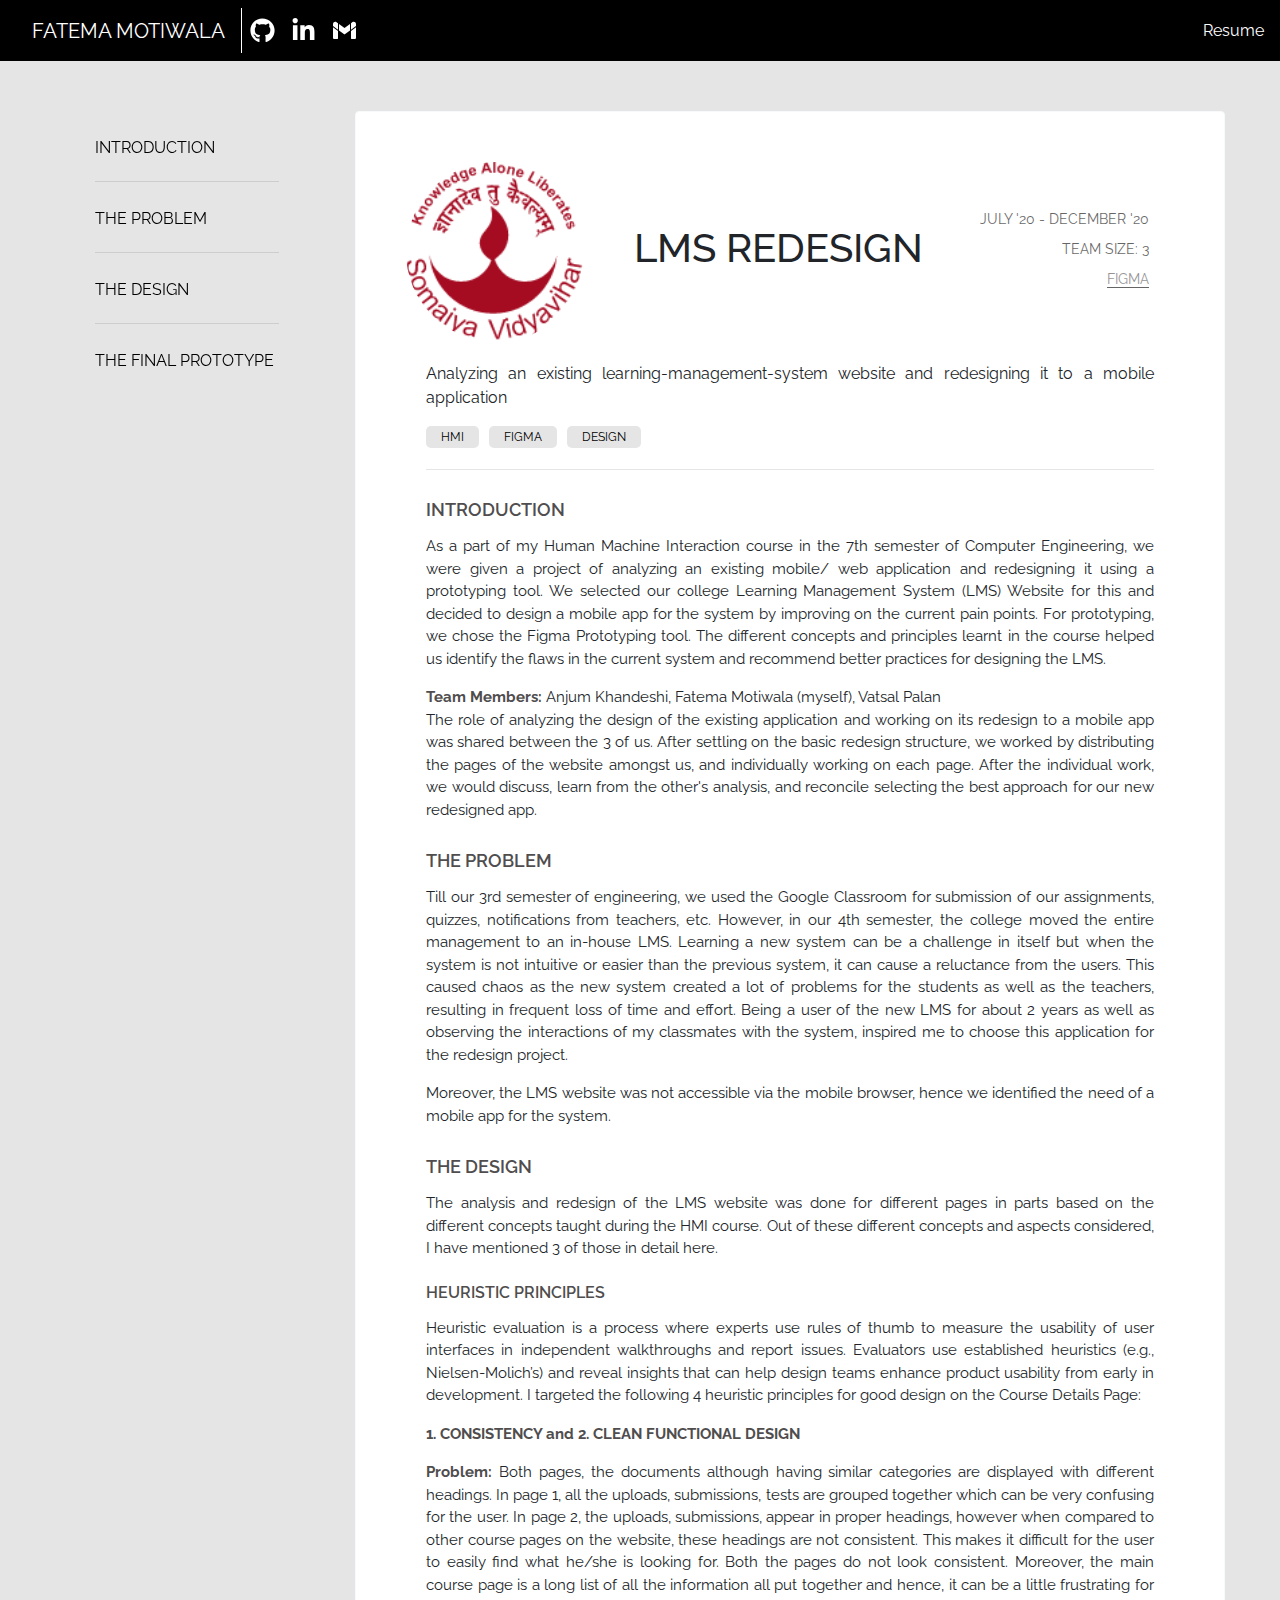
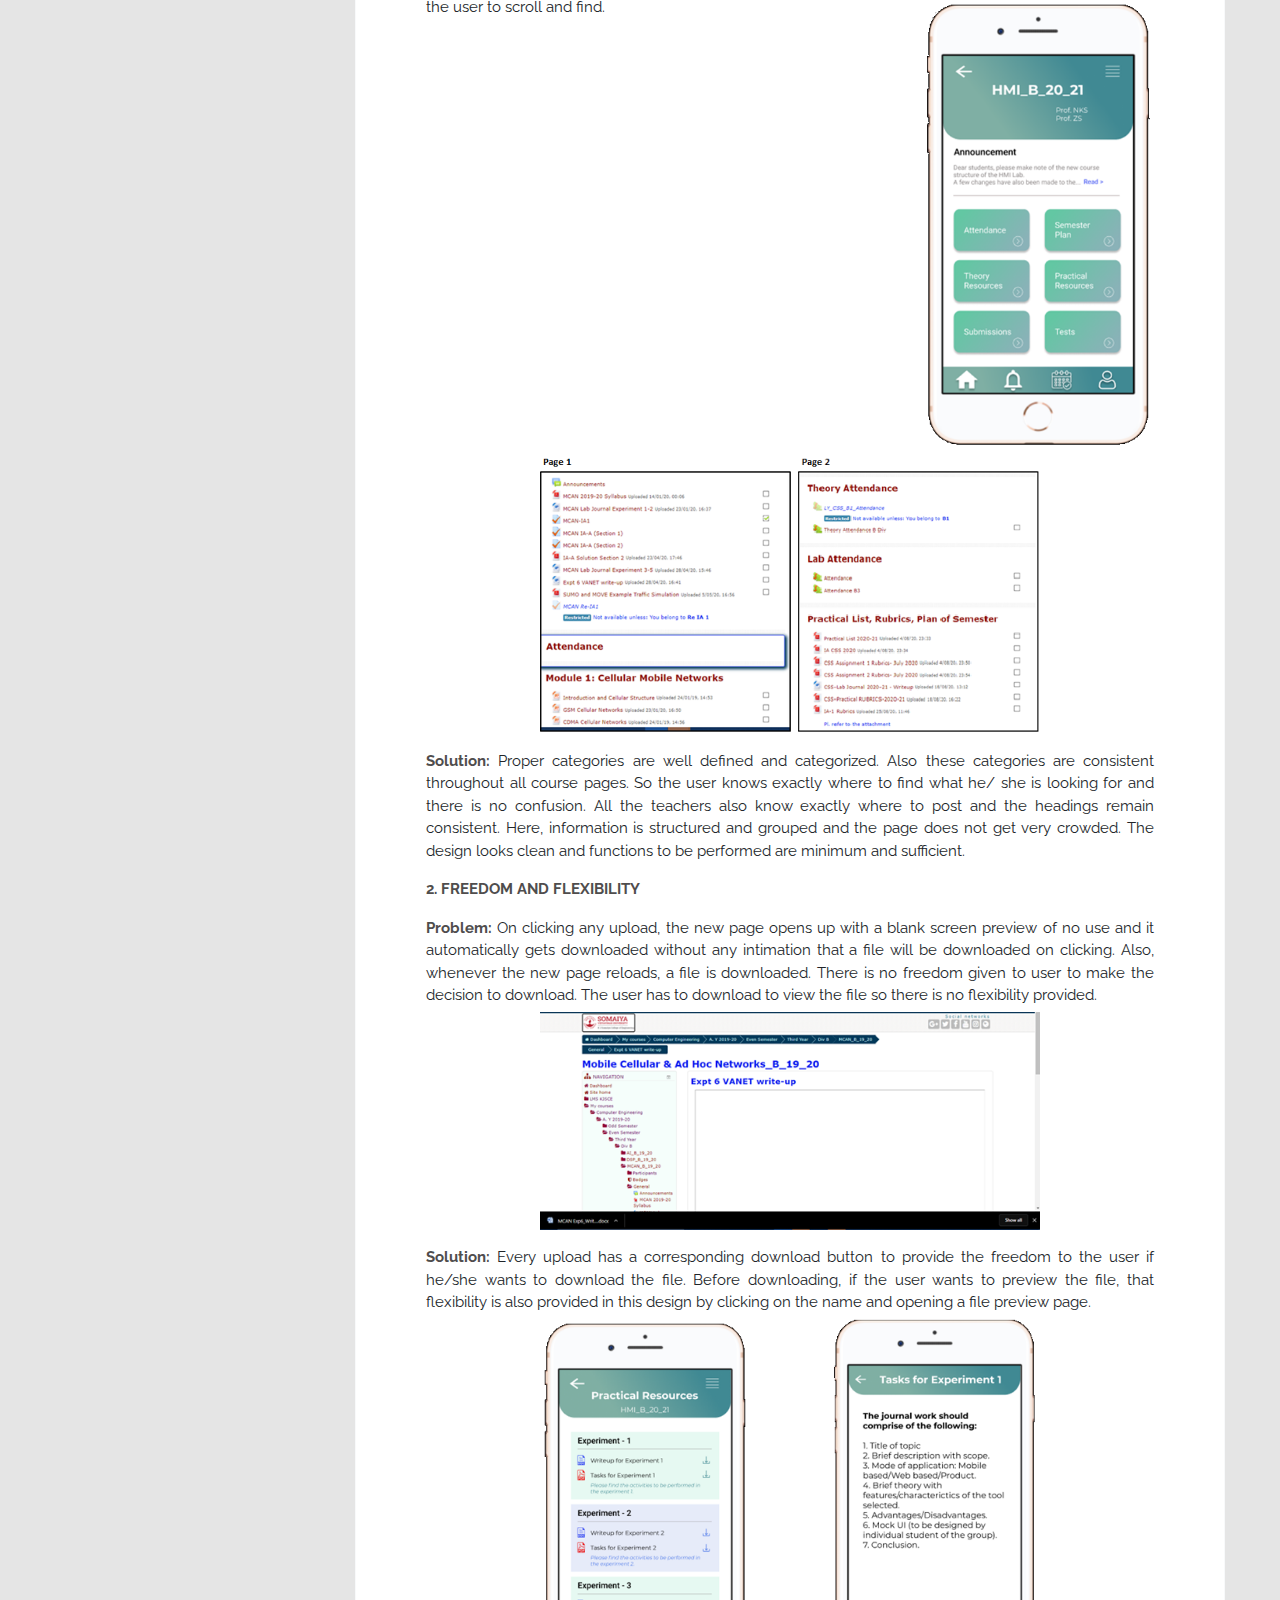
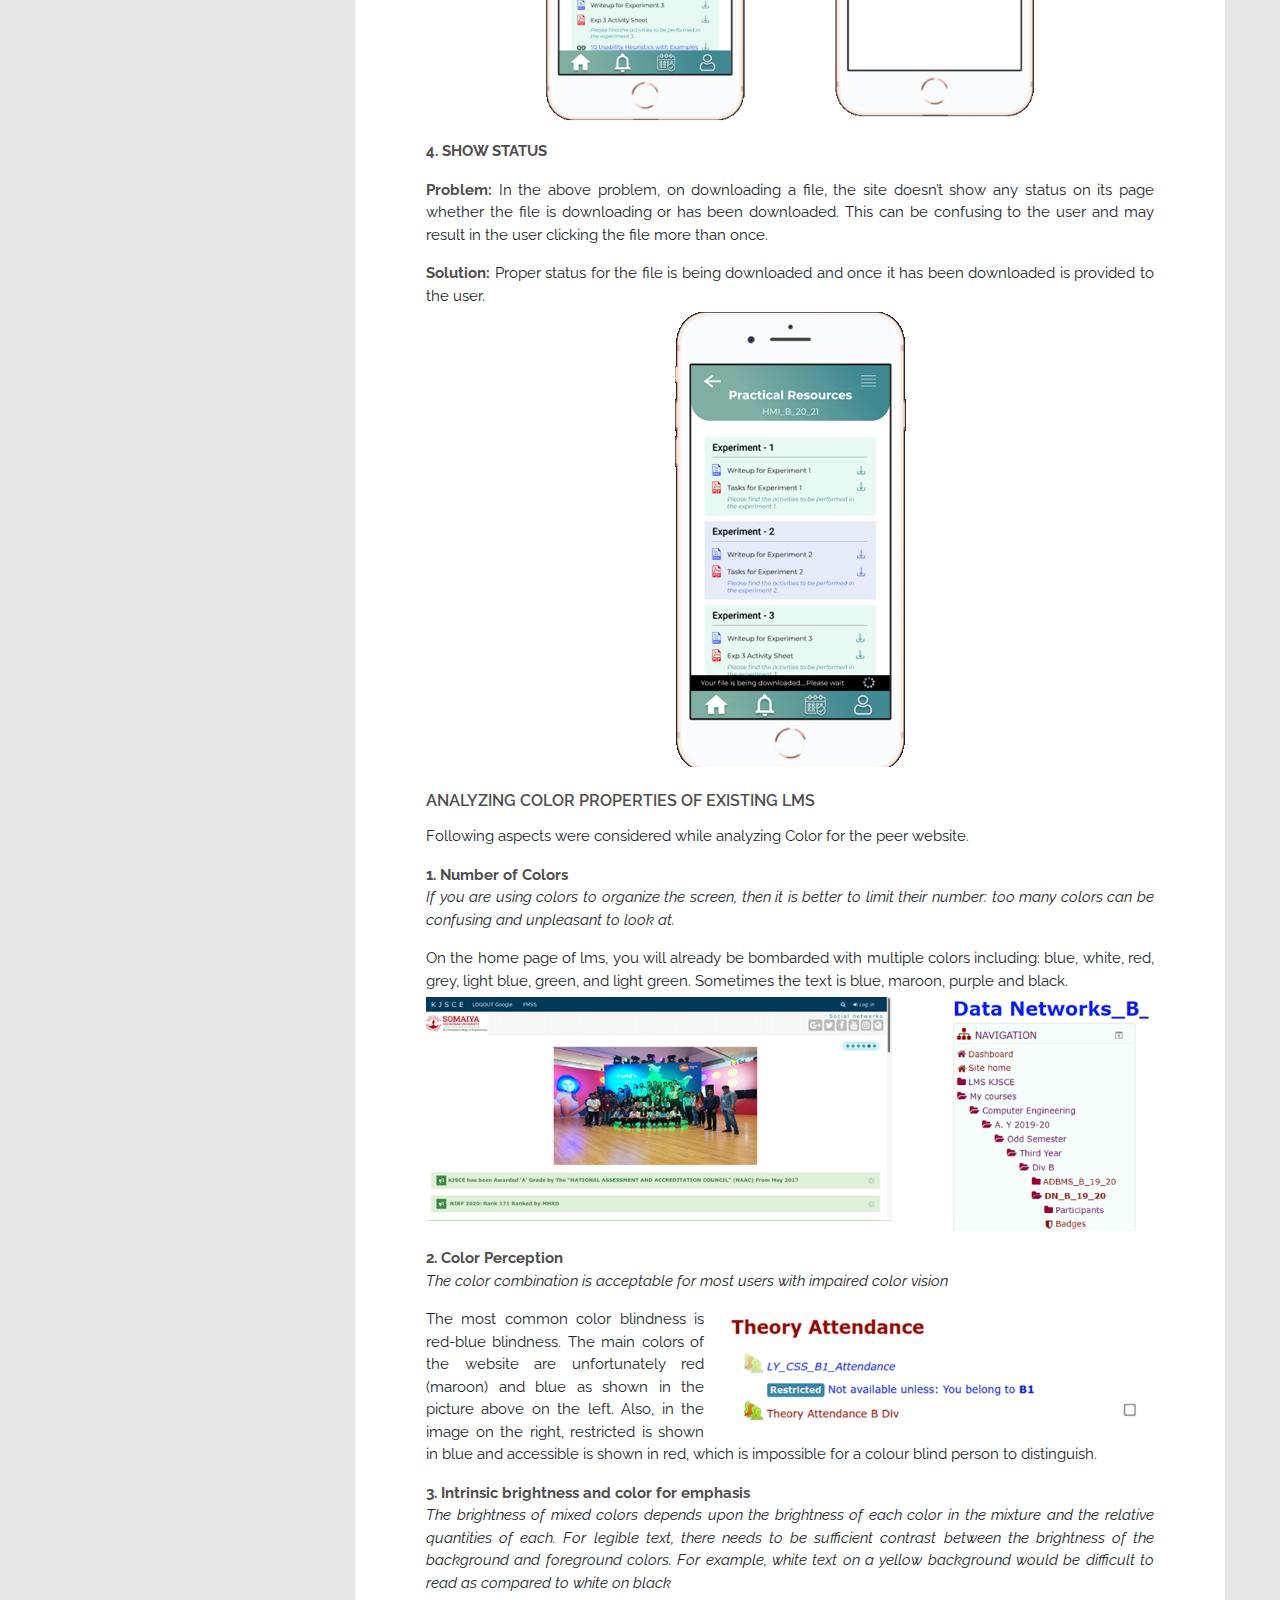
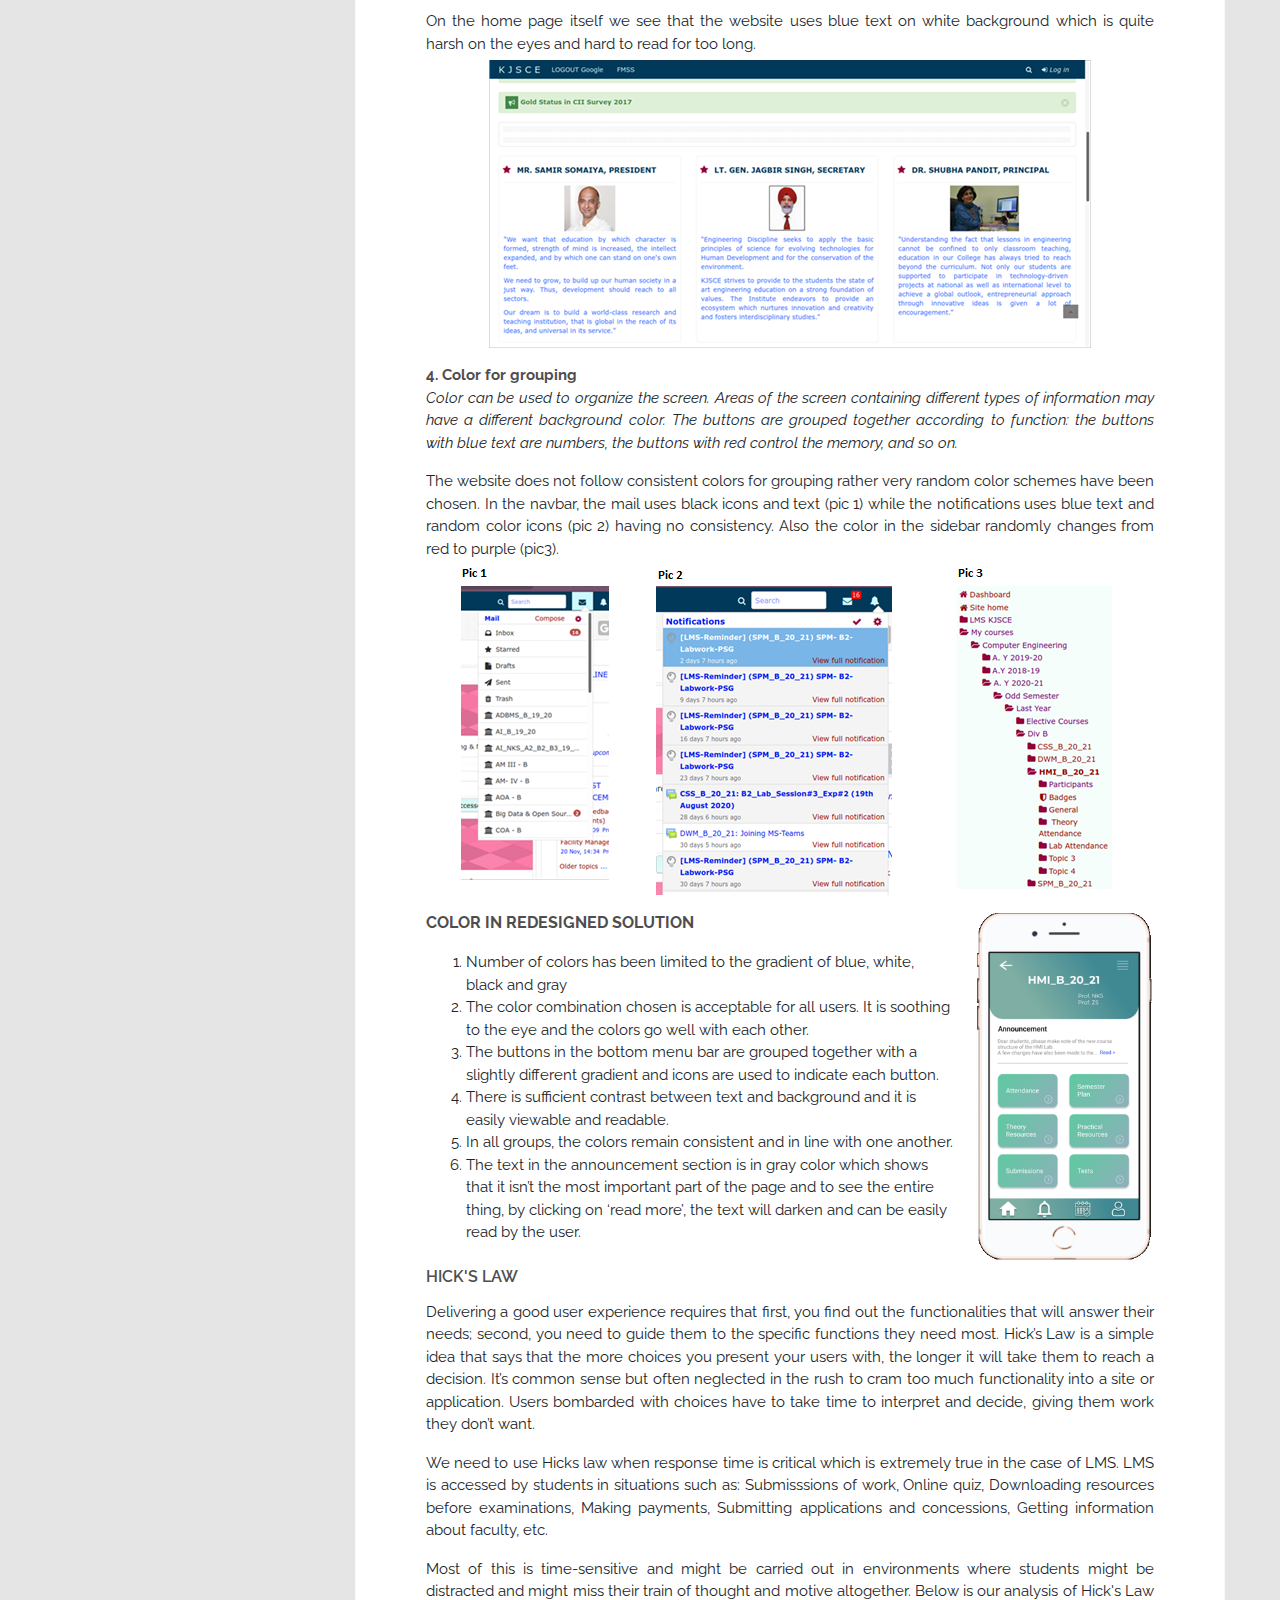
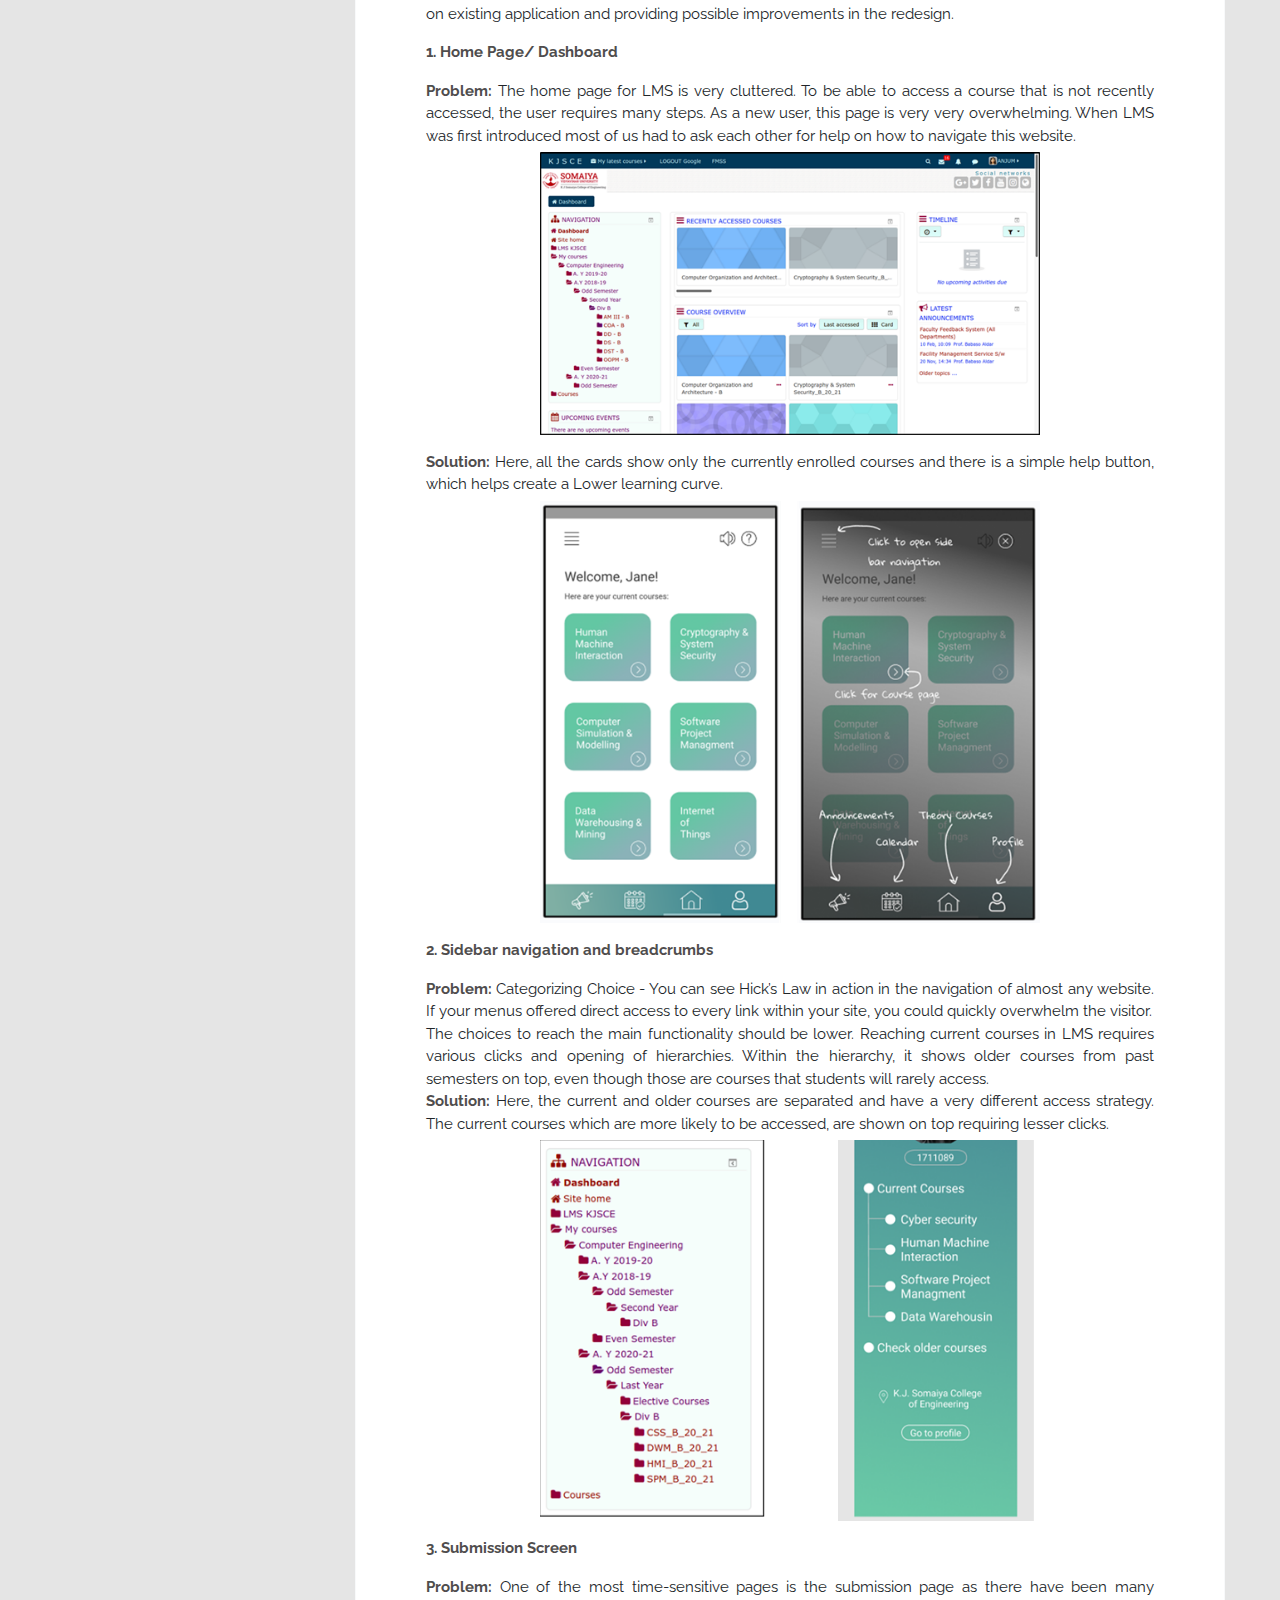
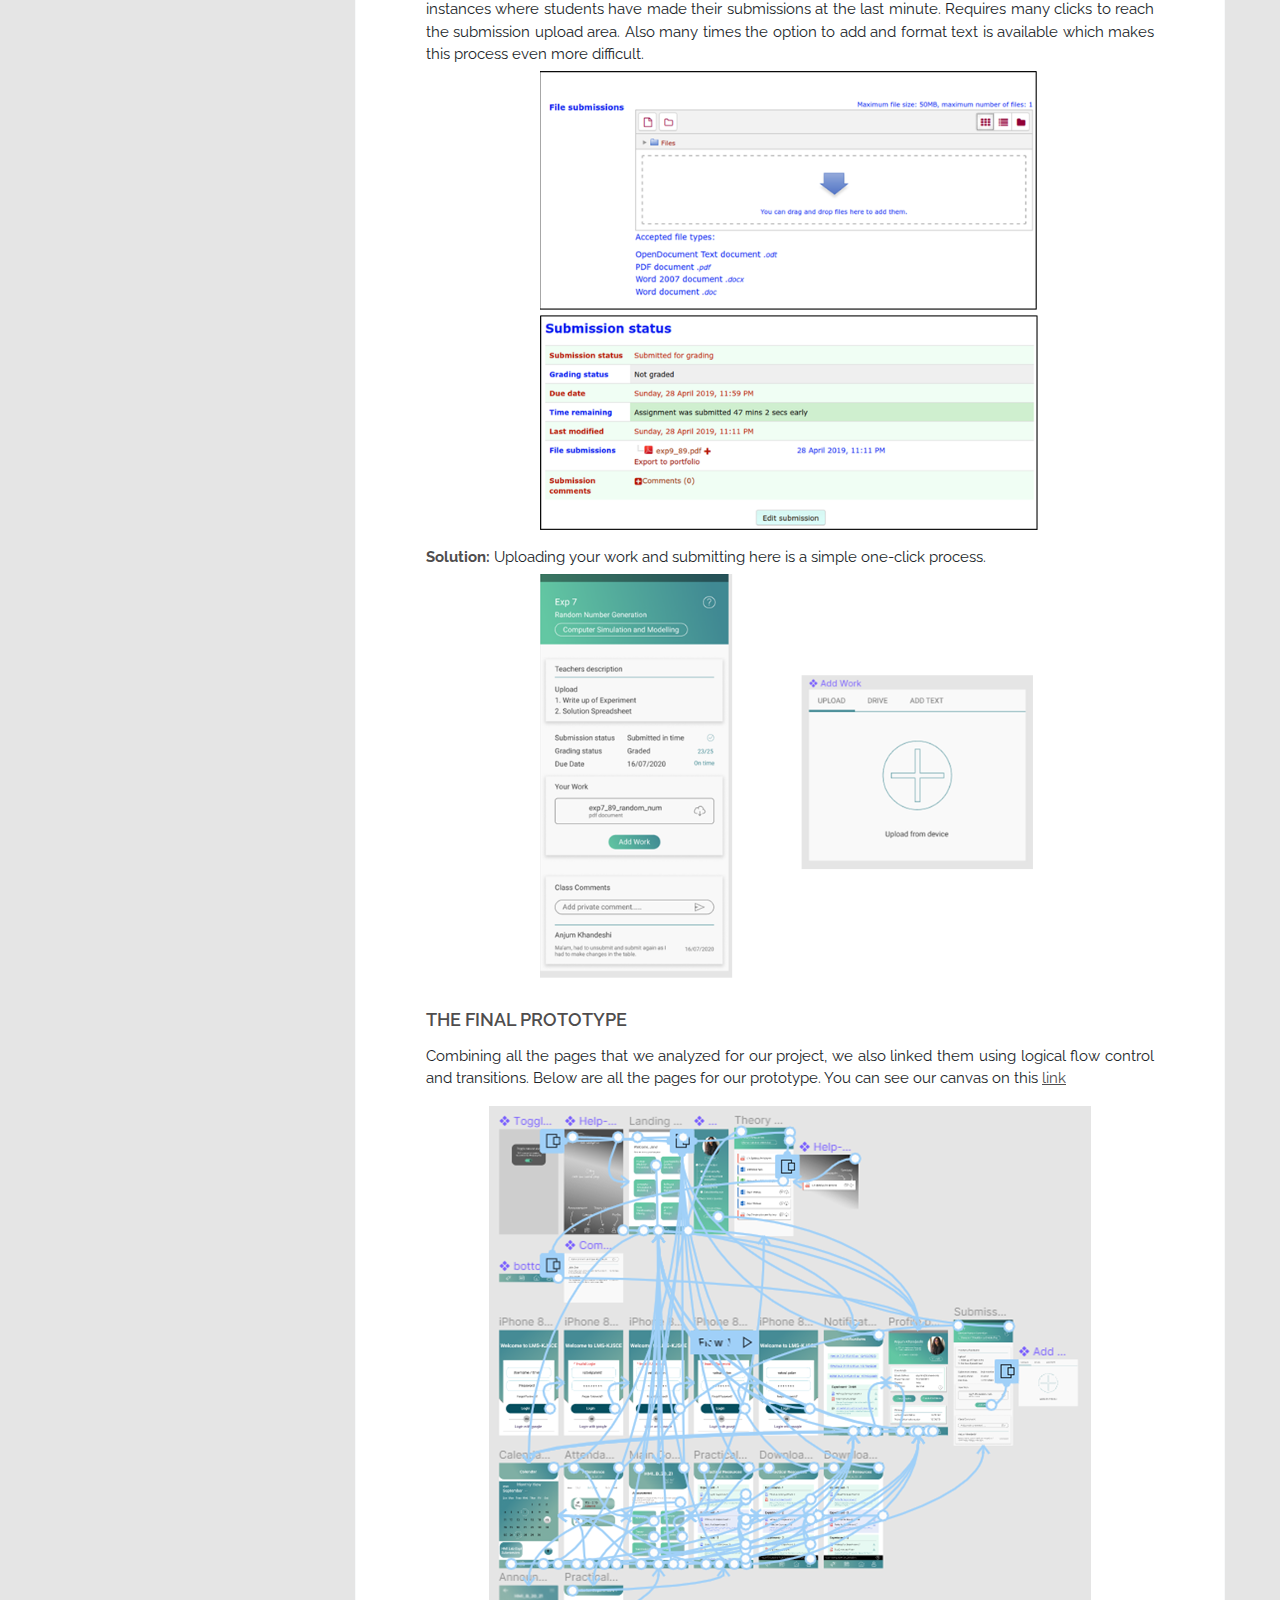
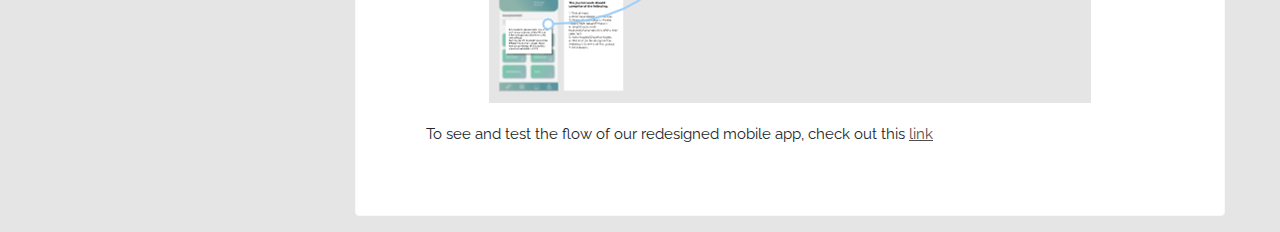
<file: lmsRedesign.html>
<!DOCTYPE html>
<html lang="en">
  <head>
    <meta charset="UTF-8">
    <meta http-equiv="X-UA-Compatible" content="IE=edge">
    <meta name="viewport" content="width=device-width, initial-scale=1.0">
    <!-- Bootstrap CSS -->
    <link rel="stylesheet" href="https://maxcdn.bootstrapcdn.com/bootstrap/4.0.0/css/bootstrap.min.css"
      integrity="sha384-Gn5384xqQ1aoWXA+058RXPxPg6fy4IWvTNh0E263XmFcJlSAwiGgFAW/dAiS6JXm" crossorigin="anonymous">
    <link rel="stylesheet" href="style.css" />
    <link rel="icon" type="image/x-icon" href="assets/favIcon.png">
      <title>LMS Website Redesign | Fatema Motiwala</title>
  </head>
  <body>
    <nav class="navbar navbar-expand-lg navbar-dark bg-dark nav-dark sticky-top">
      <a class="navbar-brand mx-3 nav-my-name" href="index.html">FATEMA MOTIWALA</a> 
      <hr class="d-inline d-md-none my-nav-hr">
      <div class="navbar-collapse" id="navbarSupportedContent">
          <div class="vert-nav-line d-none d-md-inline"></div>
          <div class="row socials mr-auto ml-2">
              <a href="https://github.com/fate2703/" target="_blank">
                <div class="social-media mx-2">
                    <svg stroke="currentColor" fill="currentColor" stroke-width="0" viewBox="0 0 496 512" height="1em" width="1em" xmlns="http://www.w3.org/2000/svg">
                      <path d="M165.9 397.4c0 2-2.3 3.6-5.2 3.6-3.3.3-5.6-1.3-5.6-3.6 0-2 2.3-3.6 5.2-3.6 3-.3 5.6 1.3 5.6 3.6zm-31.1-4.5c-.7 2 1.3 4.3 4.3 4.9 2.6 1 5.6 0 6.2-2s-1.3-4.3-4.3-5.2c-2.6-.7-5.5.3-6.2 2.3zm44.2-1.7c-2.9.7-4.9 2.6-4.6 4.9.3 2 2.9 3.3 5.9 2.6 2.9-.7 4.9-2.6 4.6-4.6-.3-1.9-3-3.2-5.9-2.9zM244.8 8C106.1 8 0 113.3 0 252c0 110.9 69.8 205.8 169.5 239.2 12.8 2.3 17.3-5.6 17.3-12.1 0-6.2-.3-40.4-.3-61.4 0 0-70 15-84.7-29.8 0 0-11.4-29.1-27.8-36.6 0 0-22.9-15.7 1.6-15.4 0 0 24.9 2 38.6 25.8 21.9 38.6 58.6 27.5 72.9 20.9 2.3-16 8.8-27.1 16-33.7-55.9-6.2-112.3-14.3-112.3-110.5 0-27.5 7.6-41.3 23.6-58.9-2.6-6.5-11.1-33.3 2.6-67.9 20.9-6.5 69 27 69 27 20-5.6 41.5-8.5 62.8-8.5s42.8 2.9 62.8 8.5c0 0 48.1-33.6 69-27 13.7 34.7 5.2 61.4 2.6 67.9 16 17.7 25.8 31.5 25.8 58.9 0 96.5-58.9 104.2-114.8 110.5 9.2 7.9 17 22.9 17 46.4 0 33.7-.3 75.4-.3 83.6 0 6.5 4.6 14.4 17.3 12.1C428.2 457.8 496 362.9 496 252 496 113.3 383.5 8 244.8 8zM97.2 352.9c-1.3 1-1 3.3.7 5.2 1.6 1.6 3.9 2.3 5.2 1 1.3-1 1-3.3-.7-5.2-1.6-1.6-3.9-2.3-5.2-1zm-10.8-8.1c-.7 1.3.3 2.9 2.3 3.9 1.6 1 3.6.7 4.3-.7.7-1.3-.3-2.9-2.3-3.9-2-.6-3.6-.3-4.3.7zm32.4 35.6c-1.6 1.3-1 4.3 1.3 6.2 2.3 2.3 5.2 2.6 6.5 1 1.3-1.3.7-4.3-1.3-6.2-2.2-2.3-5.2-2.6-6.5-1zm-11.4-14.7c-1.6 1-1.6 3.6 0 5.9 1.6 2.3 4.3 3.3 5.6 2.3 1.6-1.3 1.6-3.9 0-6.2-1.4-2.3-4-3.3-5.6-2z"></path>
                    </svg>                                    
                </div>
              </a>
              <a href="https://www.linkedin.com/in/fatema-motiwala-3883a2147/" target="_blank">
                <div class="social-media mx-2">              
                    <svg stroke="currentColor" fill="currentColor" stroke-width="0" viewBox="0 0 448 512" height="1em" width="1em" xmlns="http://www.w3.org/2000/svg">
                      <path d="M100.28 448H7.4V148.9h92.88zM53.79 108.1C24.09 108.1 0 83.5 0 53.8a53.79 53.79 0 0 1 107.58 0c0 29.7-24.1 54.3-53.79 54.3zM447.9 448h-92.68V302.4c0-34.7-.7-79.2-48.29-79.2-48.29 0-55.69 37.7-55.69 76.7V448h-92.78V148.9h89.08v40.8h1.3c12.4-23.5 42.69-48.3 87.88-48.3 94 0 111.28 61.9 111.28 142.3V448z"></path>
                    </svg>              
                </div>
              </a>
              <a href="mailto:pearlmf05@gmail.com">
                <div class="social-media mx-2">                
                    <svg viewBox="0 0 38 38" xmlns="http://www.w3.org/2000/svg">
                      <path d="M9.12 17.7863V17.7764V7.89563L9.0288 7.82799H9.0212L6.9464 6.29279C5.6772 5.35039 3.8684 5.39599 2.7436 6.50559C1.9912 7.25039 1.52 8.28399 1.52 9.43159V12.1691L9.12 17.7863ZM28.88 17.7764V17.7863L36.48 12.1691V9.43159C36.48 8.29919 36.024 7.26559 35.2792 6.52079C34.1696 5.41347 32.4178 5.28351 31.157 6.21451L28.9712 7.82799L28.88 7.89563V17.7764ZM10.64 18.8997L18.5486 24.7456C18.8168 24.944 19.1839 24.944 19.4522 24.7456L27.36 18.8997V9.01891L19 15.2L10.64 9.01891V18.8997ZM28.88 19.6756V31.16C28.88 31.5795 29.2205 31.92 29.64 31.92H34.58C35.6296 31.92 36.48 31.0696 36.48 30.02V14.0577L28.88 19.6756ZM9.12 19.6756L1.52 14.0577V30.02C1.52 31.0696 2.37044 31.92 3.42 31.92H8.36C8.77952 31.92 9.12 31.5795 9.12 31.16V19.6756Z" />
                    </svg>                                      
                </div>
              </a>
          </div>
        <div class="">
        <a href="assets/Resume - Fatema Motiwala.pdf" target="_blank">Resume</a></div>
      </div>
    </nav>
    <div class="row proj-row">
        <div class="col-md-3 d-none d-md-block">
            <div class="proj-side-nav">
            <div class="card">
                <ul>
                    <li><a class="side-scroll" href="#introduction">INTRODUCTION</a></li>
                    <hr>
                    <li><a class="side-scroll" href="#problem">THE PROBLEM</a></li>
                    <hr>
                    <li><a class="side-scroll" href="#design">THE DESIGN</a></li>
                    <hr>
                    <li><a class="side-scroll" href="#final-prototype">THE FINAL PROTOTYPE</a></li>
                    <!-- <hr>
                    <li><a href="#section-5">Section 5</a></li> -->
            </div>
          </div>
        </div>
        <div class="col-md-9">
          <div class="card border-light mb-3 proj-content-card">
            <div class="d-block d-md-flex justify-content-between align-items-center">
              <div class="row">
                <img class="proj-header-img rounded-circle" src="assets/logos/engg-logo.png"/>
                <h1 class="align-self-center ml-md-5 proj-content-title">LMS REDESIGN</h1>
              </div>
              <div class="d-flex flex-column text-center">
                <div class="proj-header-info-tags">JULY '20 - DECEMBER '20</div>
                <div class="proj-header-info-tags">TEAM SIZE: 3</div>
                <div class="proj-header-info-tags tag-link"><a style="color:#4f4d4d" href="https://www.figma.com/proto/nTue3plZPLuNydBOsPWxS0/HMI?page-id=0%3A1&node-id=4%3A2&viewport=241%2C48%2C0.53&scaling=scale-down&starting-point-node-id=140%3A94" target="_blank">FIGMA</a></div>
              </div>
            </div>
            <div class="card-body">
              <p class="card-text text-justify">Analyzing an existing learning-management-system website and redesigning it to a mobile application</p>
              <div class="tech-stack">
                <div class="tech-tags">HMI</div>
                <div class="tech-tags">FIGMA</div>
                <div class="tech-tags">DESIGN</div>
              </div>
              <hr>
              <div class="card-title proj-para-title" id="introduction">INTRODUCTION</div>
              <p class="card-text proj-para-text text-justify" >
                As a part of my Human Machine Interaction course in the 7th semester of Computer Engineering, we were given a project of analyzing an existing mobile/ web application and redesigning it using a prototyping tool. We selected our college Learning Management System (LMS) Website for this and decided to design a mobile app for the system by improving on the current pain points. For prototyping, we chose the Figma Prototyping tool. The different concepts and principles learnt in the course helped us identify the flaws in the current system and recommend better practices for designing the LMS.
              </p>
              <p class="card-text proj-para-text text-justify" >
              <strong>Team Members:</strong> Anjum Khandeshi, Fatema Motiwala (myself), Vatsal Palan<br> 
                The role of analyzing the design of the existing application and working on its redesign to a mobile app was shared between the 3 of us. After settling on the basic redesign structure, we worked by distributing the pages of the website amongst us, and individually working on each page. After the individual work, we would discuss, learn from the other's analysis, and reconcile selecting the best approach for our new redesigned app.
              </p>
              <div class="card-title proj-para-title" id="problem">THE PROBLEM</div>
              <p class="card-text proj-para-text text-justify">
                Till our 3rd semester of engineering, we used the Google Classroom for submission of our assignments, quizzes, notifications from teachers, etc. However, in our 4th semester, the college moved the entire management to an in-house LMS. Learning a new system can be a challenge in itself but when the system is not intuitive or easier than the previous system, it can cause a reluctance from the users. This caused chaos as the new system created a lot of problems for the students as well as the teachers, resulting in frequent loss of time and effort. Being a user of the new LMS for about 2 years as well as observing the interactions of my classmates with the system, inspired me to choose this application for the redesign project.
              </p>
              <p class="card-text proj-para-text text-justify">
                Moreover, the LMS website was not accessible via the mobile browser, hence we identified the need of a mobile app for the system.
                </p>
              <div class="card-title proj-para-title" id="design">THE DESIGN</div>
              <p class="card-text proj-para-text text-justify">
                The analysis and redesign of the LMS website was done for different pages in parts based on the different concepts taught during the HMI course. Out of these different concepts and aspects considered, I have mentioned 3 of those in detail here.
              </p>
              <div class="card-title proj-para-subtitle">HEURISTIC PRINCIPLES</div>
              <p class="card-text proj-para-text text-justify">
                Heuristic evaluation is a process where experts use rules of thumb to measure the usability of user interfaces in independent walkthroughs and report issues. Evaluators use established heuristics (e.g., Nielsen-Molich’s) and reveal insights that can help design teams enhance product usability from early in development. I targeted the following 4 heuristic principles for good design on the Course Details Page:
              </p>
              <p class="card-text proj-para-text text-justify">
                <strong>1. CONSISTENCY and 2. CLEAN FUNCTIONAL DESIGN</strong><br></p>
              <p class="card-text proj-para-text text-justify">
                <strong>Problem: </strong>Both pages, the documents although having similar categories are displayed with different headings. In page 1, all the uploads, submissions, tests are grouped together which can be very confusing for the user. In page 2, the uploads, submissions, appear in proper headings, however when compared to other course pages on the website, these headings are not consistent. This makes it difficult for the user to easily find what he/she is looking for. Both the pages do not look consistent. Moreover, the main course page is a long list of all the information all put together and hence, it can be a little frustrating for the user to scroll and find. 
                <img class="img-fluid mx-auto float-right" style="width: 250px; height: auto; padding-left: 20px; padding-top: 5px;" src="assets/content/lms/lms-consistency-solution.png" />
                <img class="img-fluid mx-auto d-block" style="width:500px; height: auto; padding-top: 5px;" src="assets/content/lms/lms-consistency-problem.png" />
              </p>
              <p class="card-text proj-para-text text-justify">
                <strong>Solution: </strong>
                Proper categories are well defined and categorized. Also these categories are consistent throughout all course pages. So the user knows exactly where to find what he/ she is looking for and there is no confusion. All the teachers also know exactly where to post and the headings remain consistent. Here, information is structured and grouped and the page does not get very crowded. The design looks clean and functions to be performed are minimum and sufficient.                     
              </p>
              <p class="card-text proj-para-text text-justify">
                <strong>2. FREEDOM AND FLEXIBILITY</strong><br></p>
              <p class="card-text proj-para-text text-justify">
                <strong>Problem: </strong>On clicking any upload, the new page opens up with a blank screen preview of no use and it automatically gets downloaded without any intimation that a file will be downloaded on clicking. Also, whenever the new page reloads, a file is downloaded. There is no freedom given to user to make the decision to download. The user has to download to view the file so there is no flexibility provided.
                <img class="img-fluid mx-auto d-block" style="width:500px; height: auto; padding-top: 5px;" src="assets/content/lms/lms-freedom-flexibility-problem.png" />
              </p>
              <p class="card-text proj-para-text text-justify">
                <strong>Solution: </strong>
                Every upload has a corresponding download button to provide the freedom to the user if he/she wants to download the file. Before downloading, if the user wants to preview the file, that flexibility is also provided in this design by clicking on the name and opening a file preview page.
                <img class="img-fluid mx-auto d-block" style="width:500px; height: auto; padding-top: 5px;" src="assets/content/lms/lms-freedom-flexibility-solution.png" />                  
              </p>
              <p class="card-text proj-para-text text-justify">
                <strong>4. SHOW STATUS</strong><br></p>
              <p class="card-text proj-para-text text-justify">
                <strong>Problem: </strong>In the above problem, on downloading a file, the site doesn’t show any status on its page whether the file is downloading or has been downloaded. This can be confusing to the user and may result in the user clicking the file more than once.
              </p>
              <p class="card-text proj-para-text text-justify">
                <strong>Solution: </strong>
                Proper status for the file is being downloaded and once it has been downloaded is provided to the user.                    
                <img class="img-fluid mx-auto d-block" style="padding-top: 5px;" src="assets/content/lms/lms-show-status-solution.png" />     
              </p>
              <div class="card-title proj-para-subtitle">ANALYZING COLOR PROPERTIES OF EXISTING LMS</div>
              <p class="card-text proj-para-text text-justify">
                Following aspects were considered while analyzing Color for the peer website.
              </p>
              <p class="card-text proj-para-text text-justify">
                <strong>1. Number of Colors</strong><br><i>If you are using colors to organize the screen, then it is better to limit their number: too many colors can be confusing and unpleasant to look at. </i>
              </p>
              <p class="card-text proj-para-text text-justify">
                On the home page of lms, you will already be bombarded with multiple colors including: blue, white, red, grey, light blue, green, and light green.
                Sometimes the text is blue, maroon, purple and black.
                <img class="img-fluid mx-auto d-block" style="padding-top: 5px;" src="assets/content/lms/lms-color-1.png" />
              </p>
              <p class="card-text proj-para-text text-justify">
                <strong>2. Color Perception</strong><br><i>The color combination is acceptable for most users with impaired color vision</i>
              </p>
              <p class="card-text proj-para-text text-justify">                    
                <img class="img-fluid mx-auto float-right" style="width: 450px; height: auto; padding-left: 20px" src="assets/content/lms/lms-color-2.png" />
                The most common color blindness is red-blue blindness. The main colors of the website are unfortunately red (maroon) and blue as shown in the picture above on the left. Also, in the image on the right, restricted is shown in blue and accessible is shown in red, which is impossible for a colour blind person to distinguish. 
              </p>
              <p class="card-text proj-para-text text-justify">
                <strong>3. Intrinsic brightness and color for emphasis</strong><br><i>The brightness of mixed colors depends upon the brightness of each color in the mixture and the relative quantities of each. For legible text, there needs to be sufficient contrast between the brightness of the background and foreground colors. For example, white text on a yellow background would be difficult to read as compared to white on black </i>
              </p>
              <p class="card-text proj-para-text text-justify">                
                On the home page itself we see that the website uses blue text on white background which is quite harsh on the eyes and hard to read for too long. 
                <img class="img-fluid mx-auto d-block" style="padding-top: 5px;" src="assets/content/lms/lms-color-3.png" />
              </p>
              <p class="card-text proj-para-text text-justify">
                <strong>4. Color for grouping</strong><br><i>Color can be used to organize the screen. Areas of the screen containing different types of information may have a different background color. The buttons are grouped together according to function: the buttons with blue text are numbers, the buttons with red control the memory, and so on.</i>
              </p>
              <p class="card-text proj-para-text text-justify">                
                The website does not follow consistent colors for grouping rather very random color schemes have been chosen. In the navbar, the mail uses black icons and text (pic 1)  while the notifications uses blue text and random color icons (pic 2) having no consistency. Also the color in the sidebar randomly changes from red to purple (pic3). 
                <img class="img-fluid mx-auto d-block" style="padding-top: 5px;" src="assets/content/lms/lms-color-4.png" />
              </p>
              <p class="card-text proj-para-text text-justify">
                <p class="card-text proj-para-text text-justify">                    
                  <img class="img-fluid mx-auto float-right" style="width: 200px; height: auto; padding-left: 20px" src="assets/content/lms/lms-color-5.png" />
                </p>
                <strong>COLOR IN REDESIGNED SOLUTION</strong><br>
              </p>
              <ol class="proj-para-text">
                <li>Number of colors has been limited to the gradient of blue, white, black and gray</li>
                <li>The color combination chosen is acceptable for all users. It is soothing to the eye and the colors go well with each other.</li>
                <li>The buttons in the bottom menu bar are grouped together with a slightly different gradient and icons are used to indicate each button.</li>
                <li>There is sufficient contrast between text and background and it is easily viewable and readable.</li>
                <li>In all groups, the colors remain consistent and in line with one another.</li>
                <li>The text in the announcement section is in gray color which shows that it isn’t the most important part of the page and to see the entire thing, by clicking on ‘read more’, the text will darken and can be easily read by the user.</li>
              </ol>
              <div class="card-title proj-para-subtitle">HICK'S LAW</div>
              <p class="card-text proj-para-text text-justify">
                Delivering a good user experience requires that first, you find out the functionalities that will answer their needs; second, you need to guide them to the specific functions they need most. Hick’s Law is a simple idea that says that the more choices you present your users with, the longer it will take them to reach a decision. It’s common sense but often neglected in the rush to cram too much functionality into a site or application. Users bombarded with choices have to take time to interpret and decide, giving them work they don’t want.
              </p>
              <p class="card-text proj-para-text text-justify">
                We need to use Hicks law when response time is critical which is extremely true in the case of LMS. LMS is accessed by students in situations such as: Submisssions of work, Online quiz, Downloading resources before examinations, Making payments, Submitting applications and concessions, Getting information about faculty, etc.
              </p>
              <p class="card-text proj-para-text text-justify">
                Most of this is time-sensitive and might be carried out in environments where students might be distracted and might miss their train of thought and motive altogether. Below is our analysis of Hick's Law on existing application and providing possible improvements in the redesign.
              </p>
              <p class="card-text proj-para-text text-justify">
                <strong>1. Home Page/ Dashboard</strong><br></p>
              <p class="card-text proj-para-text text-justify">
                <strong>Problem: </strong>The home page for LMS is very cluttered. To be able to access a course that is not recently accessed, the user requires many steps. 
                As a new user, this page is very very overwhelming. When LMS was first introduced most of us had to ask each other for help on how to navigate this website.                    
                <img class="img-fluid mx-auto d-block" style="width:500px; height: auto; padding-top: 5px;" src="assets/content/lms/lms-hicks-1-problem.png" />
              </p>
              <p class="card-text proj-para-text text-justify">
                <strong>Solution: </strong>
                Here, all the cards show only the currently enrolled courses and there is a simple help button, which helps create a Lower learning curve.   
                <img class="img-fluid mx-auto d-block" style="width:500px; height: auto; padding-top: 5px;" src="assets/content/lms/lms-hicks-1-solution.png" />                
              </p>
              <p class="card-text proj-para-text text-justify">
                <strong>2. Sidebar navigation and breadcrumbs</strong><br></p>
              <p class="card-text proj-para-text text-justify">
                <strong>Problem: </strong>Categorizing Choice - You can see Hick’s Law in action in the navigation of almost any website. If your menus offered direct access to every link within your site, you could quickly overwhelm the visitor.<br>
                The choices to reach the main functionality should be lower. Reaching current courses in LMS requires various clicks and opening of hierarchies. Within the hierarchy, it shows older courses from past semesters on top, even though those are courses that students will rarely access.  <br>
                <strong>Solution: </strong>
                Here, the current and older courses are separated and have a very different access strategy. The current courses which are more likely to be accessed, are shown on top requiring lesser clicks.       
                <img class="img-fluid mx-auto d-block" style="width:500px; height: auto; padding-top: 5px;" src="assets/content/lms/lms-hicks-2.png" />
              </p>
              <p class="card-text proj-para-text text-justify">
                <strong>3. Submission Screen</strong><br></p>
              <p class="card-text proj-para-text text-justify">
                <strong>Problem: </strong>One of the most time-sensitive pages is the submission page as there have been many instances where students have made their submissions at the last minute. Requires many clicks to reach the submission upload area. Also many times the option to add and format text is available which makes this process even more difficult.             
                <img class="img-fluid mx-auto d-block" style="width:500px; height: auto; padding-top: 5px;" src="assets/content/lms/lms-hicks-3-problem.png" />
              </p>
              <p class="card-text proj-para-text text-justify">
                <strong>Solution: </strong>
                Uploading your work and submitting here is a simple one-click process.  
                <img class="img-fluid mx-auto d-block" style="width:500px; height: auto; padding-top: 5px;" src="assets/content/lms/lms-hicks-3-solution.png" />                
              </p>
              <!-- <img class="img-fluid mx-auto d-block" style="padding-bottom: 20px" src="assets/content/bulliesEye-pageExtension.png" />  -->
              <!-- <img class="img-fluid mx-auto float-right" style="width: 300px; height: auto; padding-left: 20px" src="assets/content/bulliesEye-telegramBot.png" /> -->
              <div class="card-title proj-para-title" id="final-prototype">THE FINAL PROTOTYPE</div>
              <p class="card-text proj-para-text text-justify">
                Combining all the pages that we analyzed for our project, we also linked them using logical flow control and transitions. Below are all the pages for our prototype. You can see our canvas on this <a style="color: #4F4D4D;" href="https://www.figma.com/file/nTue3plZPLuNydBOsPWxS0/HMI?node-id=0%3A1" target="_blank"><u>link</u></a>
              </p>
              <img class="img-fluid mx-auto d-block" style="padding-bottom: 20px" src="assets/content/lms/lms-finalPrototype.png" />
              <p class="card-text proj-para-text text-justify">
                To see and test the flow of our redesigned mobile app, check out this <a style="color: #4F4D4D;" href="https://www.figma.com/proto/nTue3plZPLuNydBOsPWxS0/HMI?page-id=0%3A1&node-id=4%3A2&viewport=241%2C48%2C0.53&scaling=scale-down&starting-point-node-id=140%3A94" target="_blank"><u>link</u></a> 
              </p>
            </div>
          </div>
        </div>
        <div class="back-to-top" id="back-to-top-id">
            <svg fill="#E5E5E5" viewBox="0 0 1024 1024" xmlns="http://www.w3.org/2000/svg"><path d="M868 545.5L536.1 163a31.96 31.96 0 0 0-48.3 0L156 545.5a7.97 7.97 0 0 0 6 13.2h81c4.6 0 9-2 12.1-5.5L474 300.9V864c0 4.4 3.6 8 8 8h60c4.4 0 8-3.6 8-8V300.9l218.9 252.3c3 3.5 7.4 5.5 12.1 5.5h81c6.8 0 10.5-8 6-13.2z"></path></svg>
        </div>
    </div>
    <script src="https://code.jquery.com/jquery-3.2.1.slim.min.js"
      integrity="sha384-KJ3o2DKtIkvYIK3UENzmM7KCkRr/rE9/Qpg6aAZGJwFDMVNA/GpGFF93hXpG5KkN"
      crossorigin="anonymous"></script>
    <script src="https://cdnjs.cloudflare.com/ajax/libs/popper.js/1.12.9/umd/popper.min.js"
      integrity="sha384-ApNbgh9B+Y1QKtv3Rn7W3mgPxhU9K/ScQsAP7hUibX39j7fakFPskvXusvfa0b4Q"
      crossorigin="anonymous"></script>
    <script src="https://maxcdn.bootstrapcdn.com/bootstrap/4.0.0/js/bootstrap.min.js"
      integrity="sha384-JZR6Spejh4U02d8jOt6vLEHfe/JQGiRRSQQxSfFWpi1MquVdAyjUar5+76PVCmYl"
      crossorigin="anonymous"></script>
    <script src="script.js"></script>
  </body>
</html>
</file>
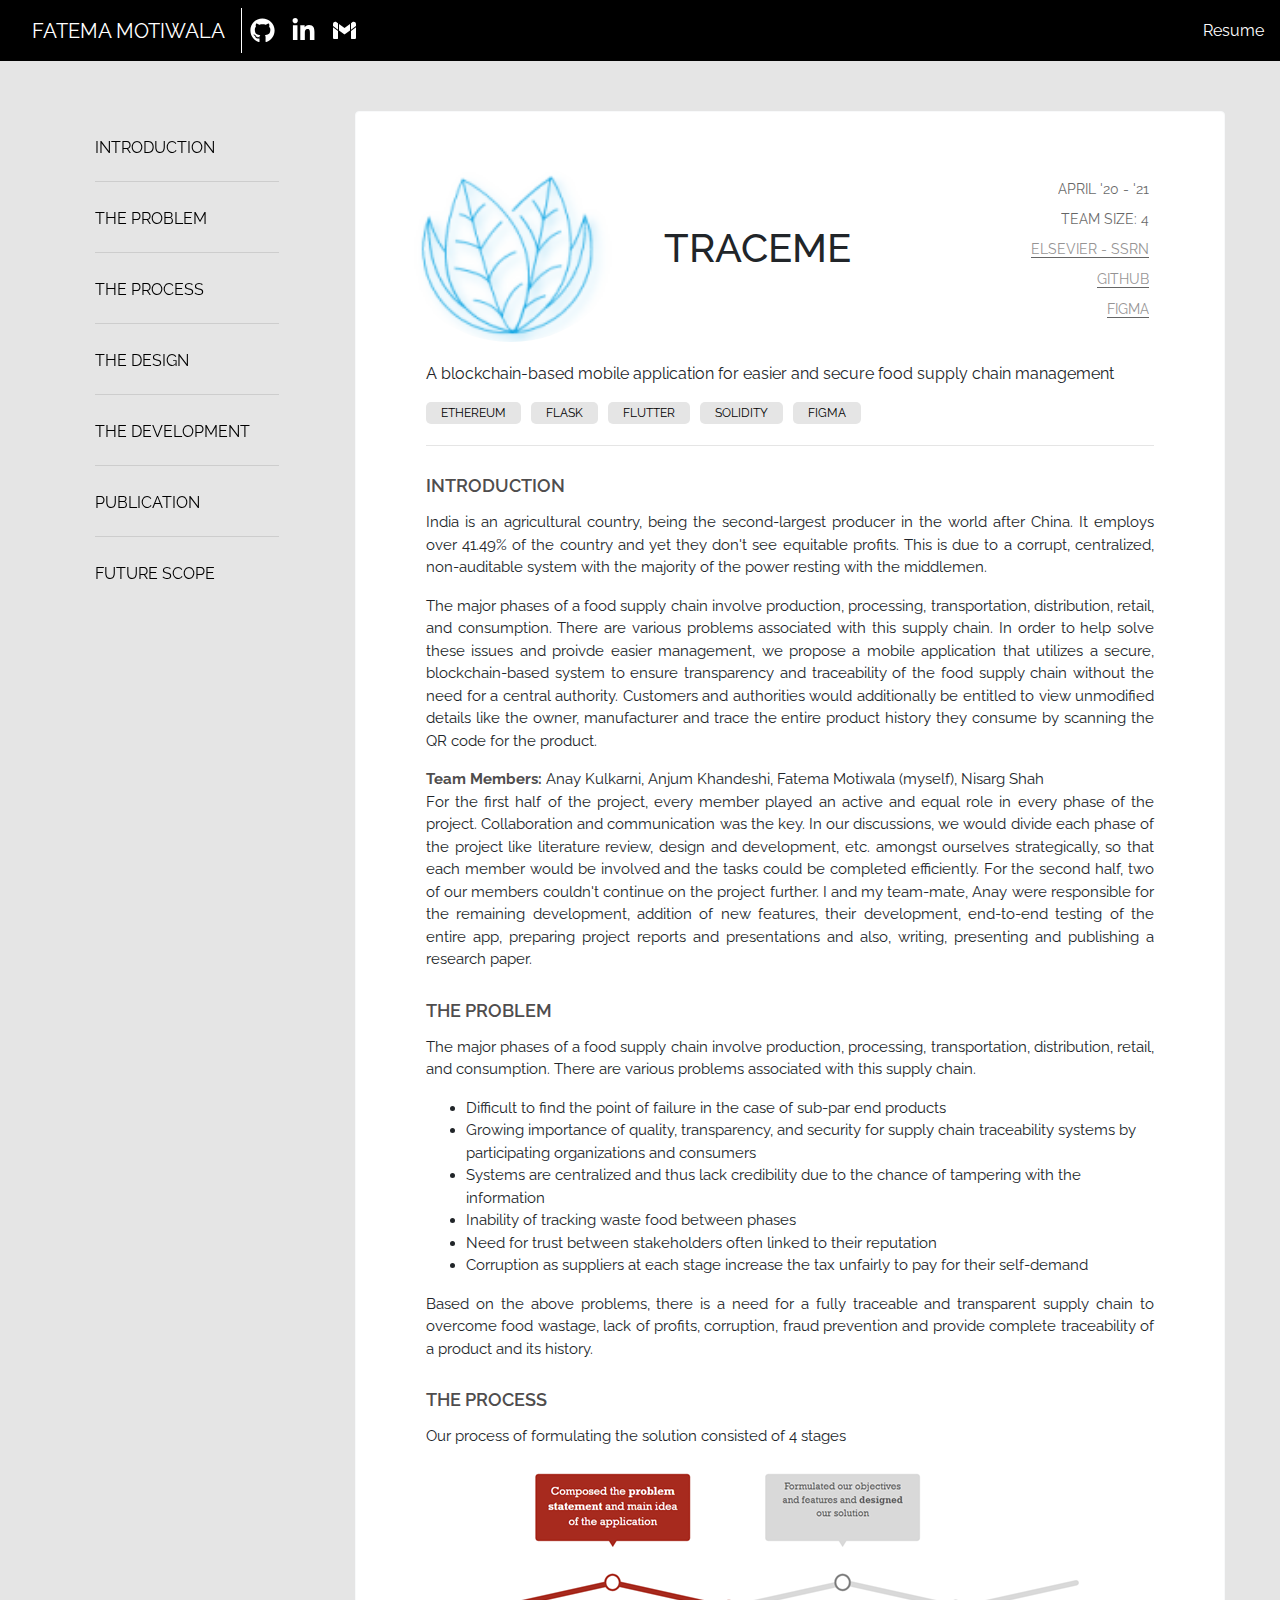
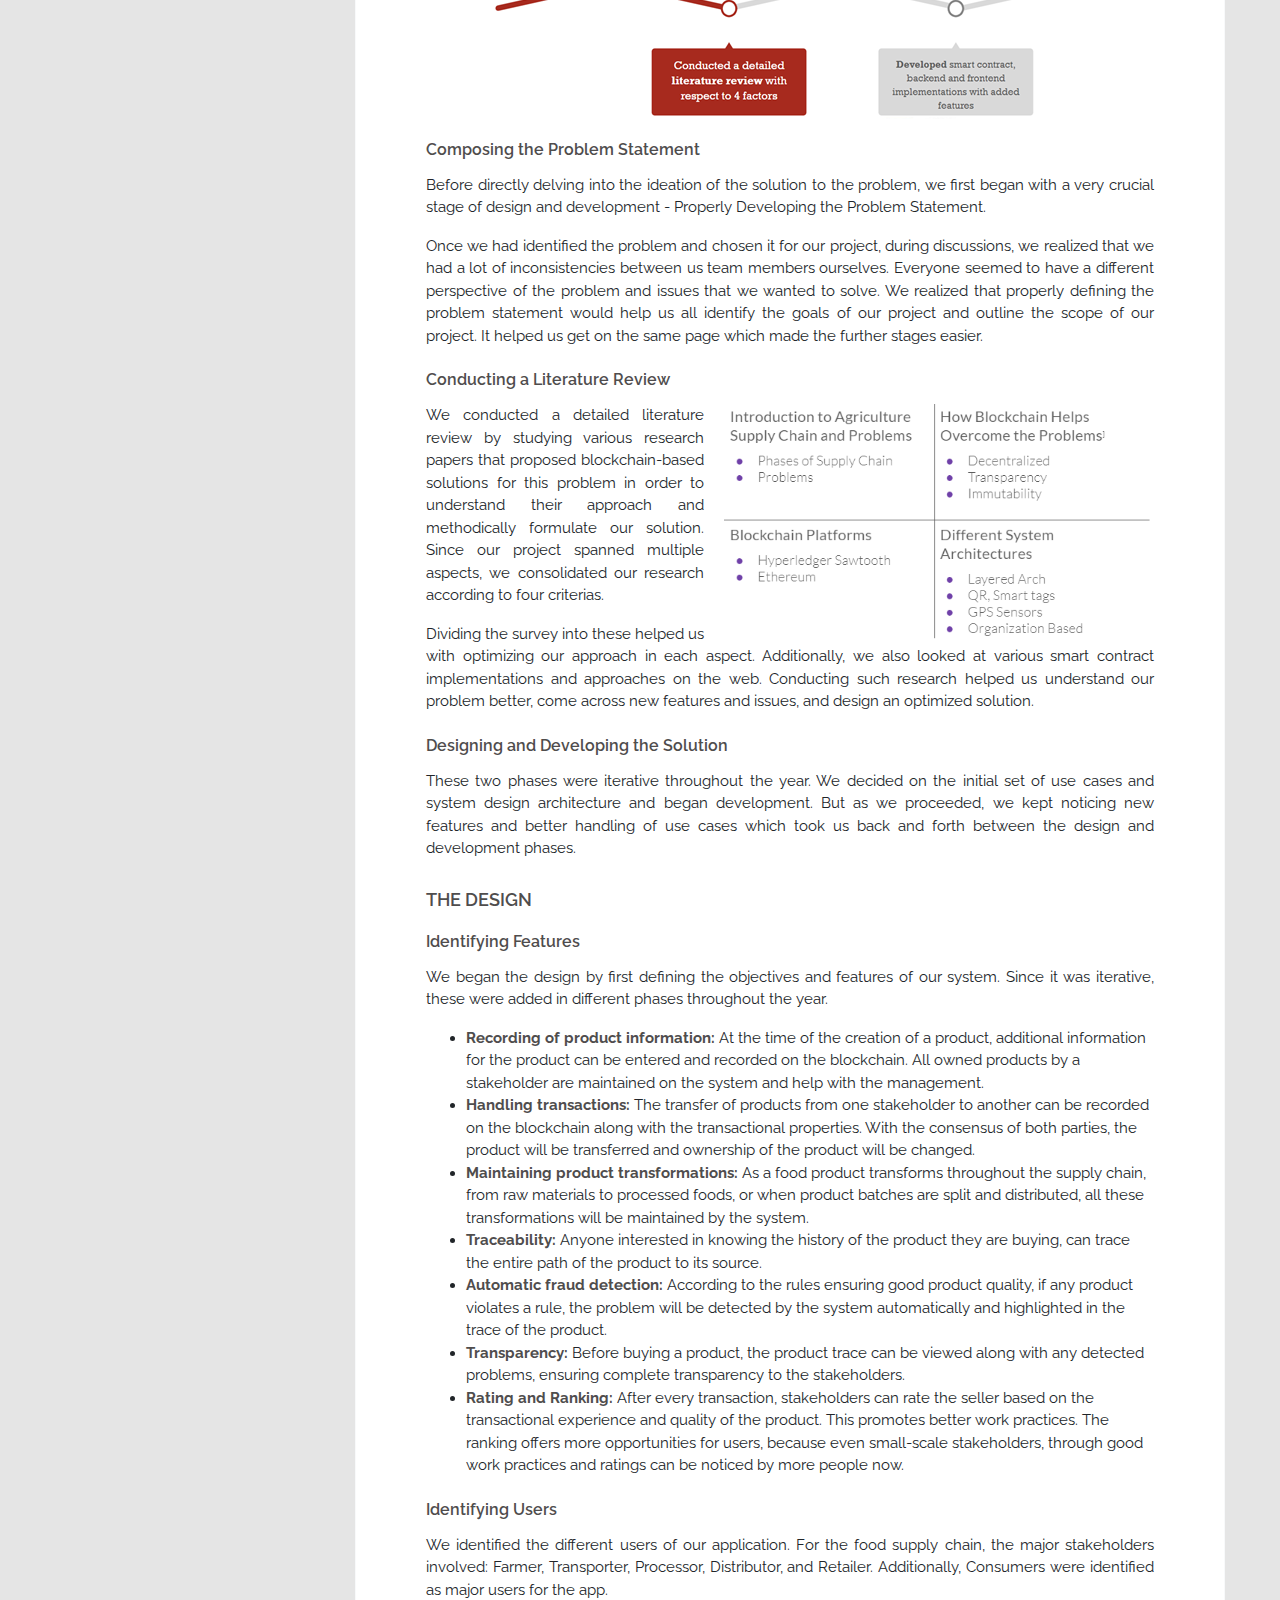
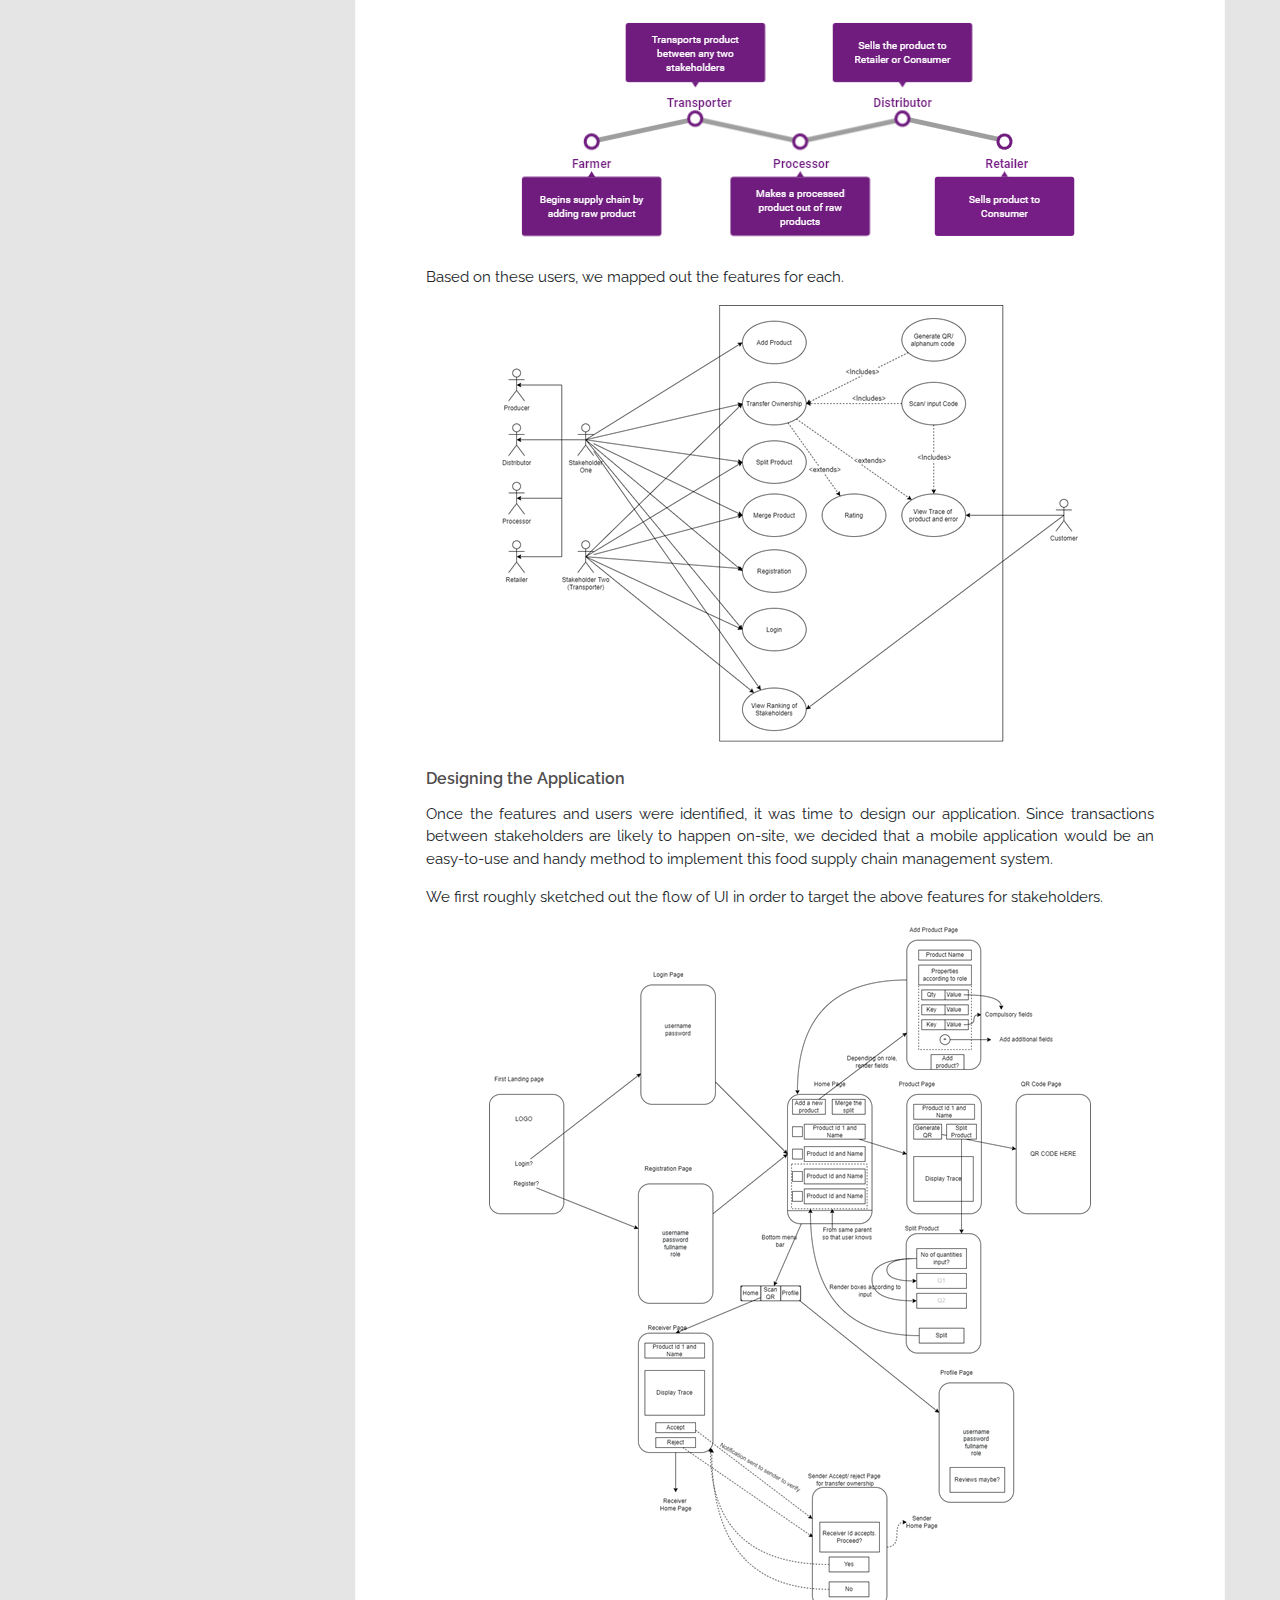
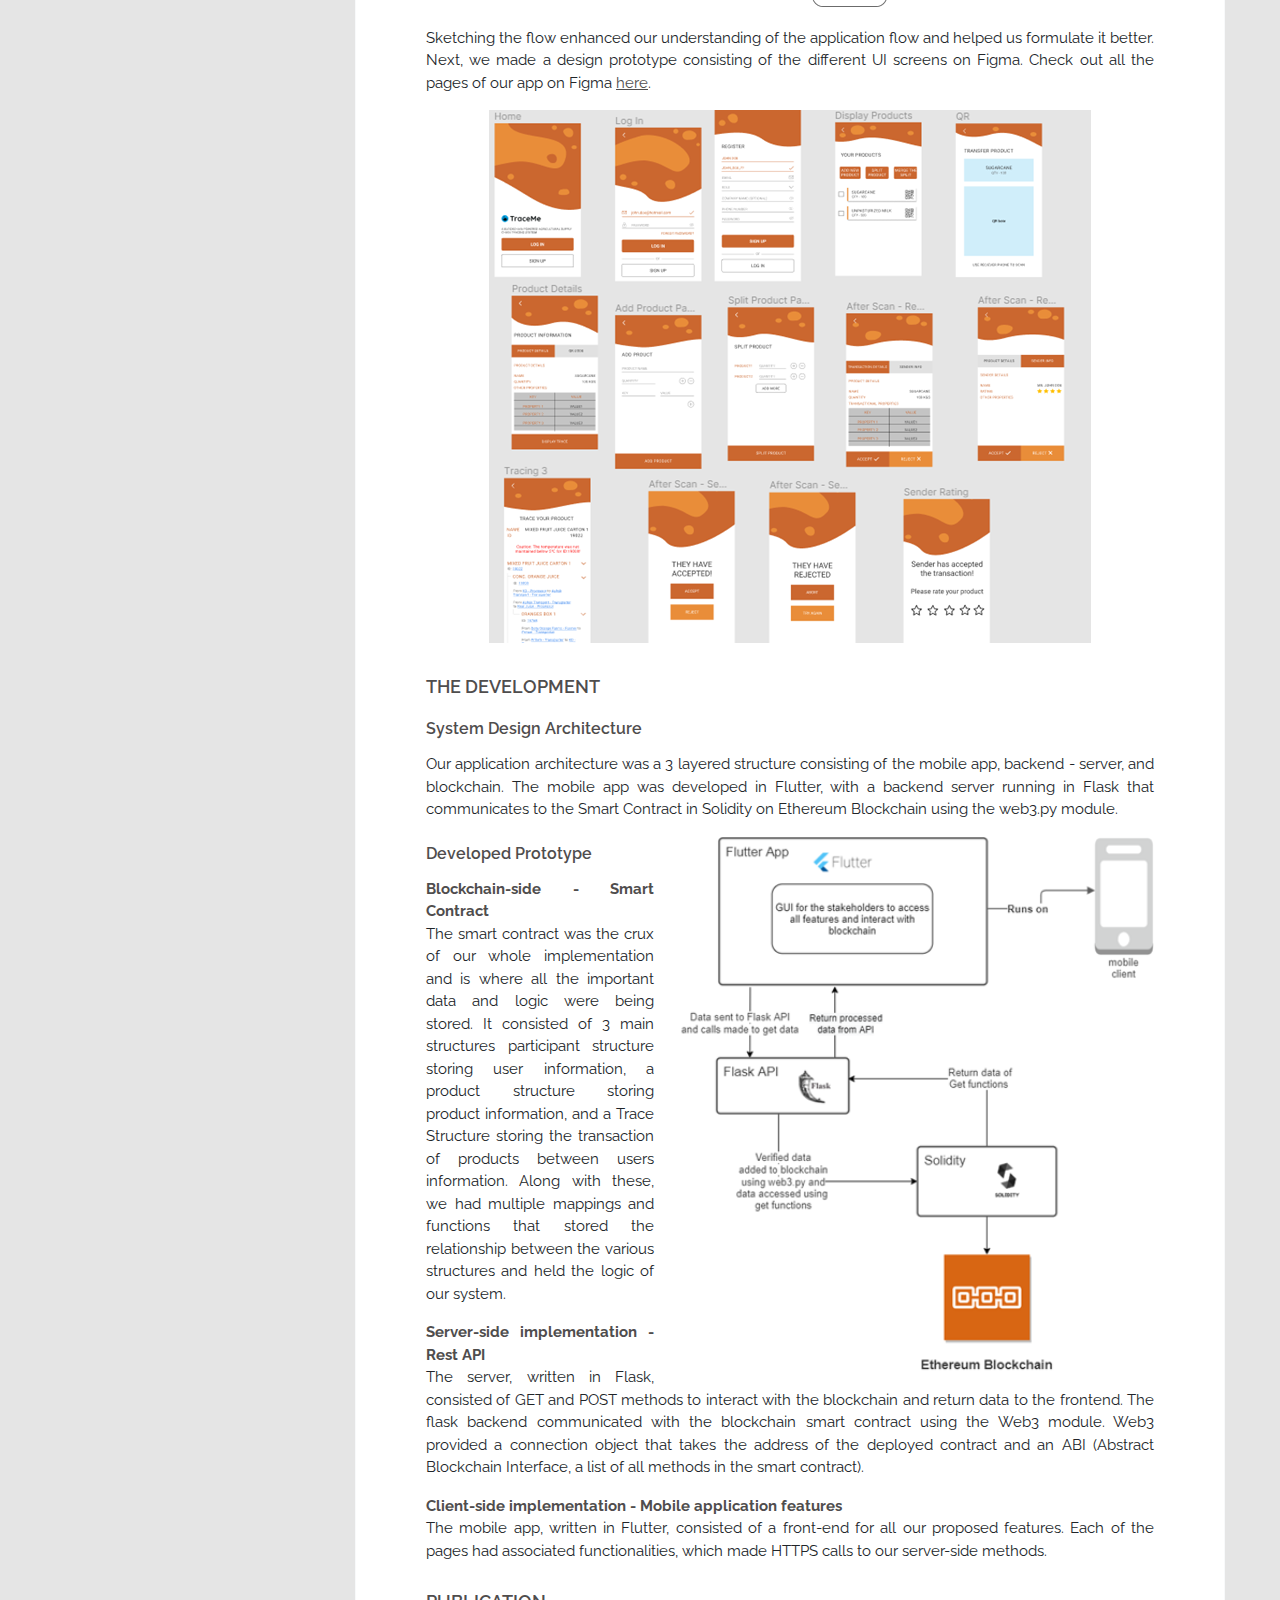
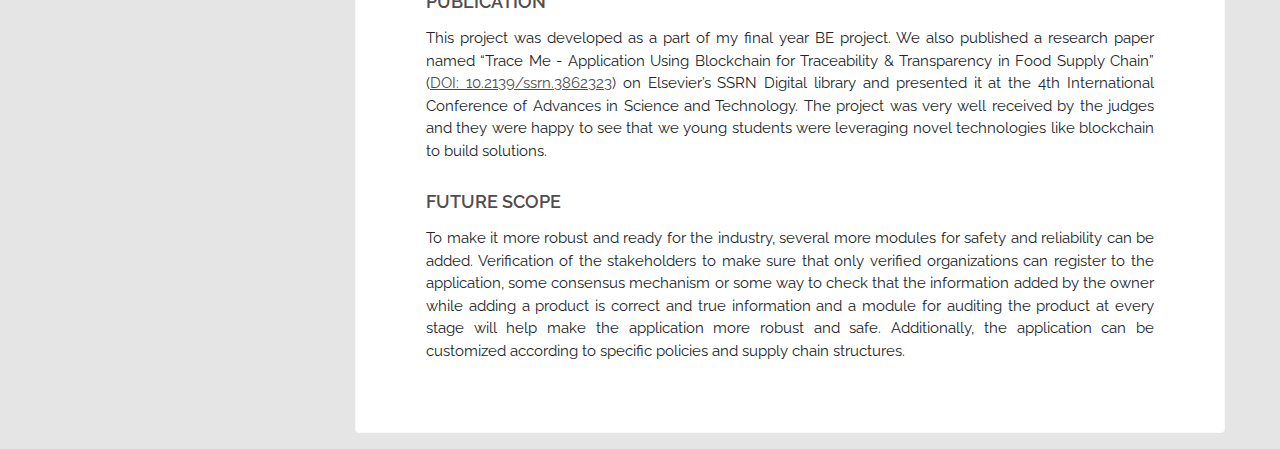
<file: traceMe.html>
<!DOCTYPE html>
<html lang="en">
  <head>
    <meta charset="UTF-8">
    <meta http-equiv="X-UA-Compatible" content="IE=edge">
    <meta name="viewport" content="width=device-width, initial-scale=1.0">
    <!-- Bootstrap CSS -->
    <link rel="stylesheet" href="https://maxcdn.bootstrapcdn.com/bootstrap/4.0.0/css/bootstrap.min.css"
      integrity="sha384-Gn5384xqQ1aoWXA+058RXPxPg6fy4IWvTNh0E263XmFcJlSAwiGgFAW/dAiS6JXm" crossorigin="anonymous">
    <link rel="stylesheet" href="style.css" />
    <link rel="icon" type="image/x-icon" href="assets/favIcon.png">
      <title>TraceMe | Fatema Motiwala</title>
  </head>
  <body>
    <nav class="navbar navbar-expand-lg navbar-dark bg-dark nav-dark sticky-top">
      <a class="navbar-brand mx-3 nav-my-name" href="index.html">FATEMA MOTIWALA</a> 
      <hr class="d-inline d-md-none my-nav-hr">
      <div class="navbar-collapse" id="navbarSupportedContent">
          <div class="vert-nav-line d-none d-md-inline"></div>
          <div class="row socials mr-auto ml-2">
              <a href="https://github.com/fate2703/" target="_blank">
                <div class="social-media mx-2">
                    <svg stroke="currentColor" fill="currentColor" stroke-width="0" viewBox="0 0 496 512" height="1em" width="1em" xmlns="http://www.w3.org/2000/svg">
                      <path d="M165.9 397.4c0 2-2.3 3.6-5.2 3.6-3.3.3-5.6-1.3-5.6-3.6 0-2 2.3-3.6 5.2-3.6 3-.3 5.6 1.3 5.6 3.6zm-31.1-4.5c-.7 2 1.3 4.3 4.3 4.9 2.6 1 5.6 0 6.2-2s-1.3-4.3-4.3-5.2c-2.6-.7-5.5.3-6.2 2.3zm44.2-1.7c-2.9.7-4.9 2.6-4.6 4.9.3 2 2.9 3.3 5.9 2.6 2.9-.7 4.9-2.6 4.6-4.6-.3-1.9-3-3.2-5.9-2.9zM244.8 8C106.1 8 0 113.3 0 252c0 110.9 69.8 205.8 169.5 239.2 12.8 2.3 17.3-5.6 17.3-12.1 0-6.2-.3-40.4-.3-61.4 0 0-70 15-84.7-29.8 0 0-11.4-29.1-27.8-36.6 0 0-22.9-15.7 1.6-15.4 0 0 24.9 2 38.6 25.8 21.9 38.6 58.6 27.5 72.9 20.9 2.3-16 8.8-27.1 16-33.7-55.9-6.2-112.3-14.3-112.3-110.5 0-27.5 7.6-41.3 23.6-58.9-2.6-6.5-11.1-33.3 2.6-67.9 20.9-6.5 69 27 69 27 20-5.6 41.5-8.5 62.8-8.5s42.8 2.9 62.8 8.5c0 0 48.1-33.6 69-27 13.7 34.7 5.2 61.4 2.6 67.9 16 17.7 25.8 31.5 25.8 58.9 0 96.5-58.9 104.2-114.8 110.5 9.2 7.9 17 22.9 17 46.4 0 33.7-.3 75.4-.3 83.6 0 6.5 4.6 14.4 17.3 12.1C428.2 457.8 496 362.9 496 252 496 113.3 383.5 8 244.8 8zM97.2 352.9c-1.3 1-1 3.3.7 5.2 1.6 1.6 3.9 2.3 5.2 1 1.3-1 1-3.3-.7-5.2-1.6-1.6-3.9-2.3-5.2-1zm-10.8-8.1c-.7 1.3.3 2.9 2.3 3.9 1.6 1 3.6.7 4.3-.7.7-1.3-.3-2.9-2.3-3.9-2-.6-3.6-.3-4.3.7zm32.4 35.6c-1.6 1.3-1 4.3 1.3 6.2 2.3 2.3 5.2 2.6 6.5 1 1.3-1.3.7-4.3-1.3-6.2-2.2-2.3-5.2-2.6-6.5-1zm-11.4-14.7c-1.6 1-1.6 3.6 0 5.9 1.6 2.3 4.3 3.3 5.6 2.3 1.6-1.3 1.6-3.9 0-6.2-1.4-2.3-4-3.3-5.6-2z"></path>
                    </svg>                                    
                </div>
              </a>
              <a href="https://www.linkedin.com/in/fatema-motiwala-3883a2147/" target="_blank">
                <div class="social-media mx-2">              
                    <svg stroke="currentColor" fill="currentColor" stroke-width="0" viewBox="0 0 448 512" height="1em" width="1em" xmlns="http://www.w3.org/2000/svg">
                      <path d="M100.28 448H7.4V148.9h92.88zM53.79 108.1C24.09 108.1 0 83.5 0 53.8a53.79 53.79 0 0 1 107.58 0c0 29.7-24.1 54.3-53.79 54.3zM447.9 448h-92.68V302.4c0-34.7-.7-79.2-48.29-79.2-48.29 0-55.69 37.7-55.69 76.7V448h-92.78V148.9h89.08v40.8h1.3c12.4-23.5 42.69-48.3 87.88-48.3 94 0 111.28 61.9 111.28 142.3V448z"></path>
                    </svg>              
                </div>
              </a>
              <a href="mailto:pearlmf05@gmail.com" target="_blank">
                <div class="social-media mx-2">                
                    <svg viewBox="0 0 38 38" xmlns="http://www.w3.org/2000/svg">
                      <path d="M9.12 17.7863V17.7764V7.89563L9.0288 7.82799H9.0212L6.9464 6.29279C5.6772 5.35039 3.8684 5.39599 2.7436 6.50559C1.9912 7.25039 1.52 8.28399 1.52 9.43159V12.1691L9.12 17.7863ZM28.88 17.7764V17.7863L36.48 12.1691V9.43159C36.48 8.29919 36.024 7.26559 35.2792 6.52079C34.1696 5.41347 32.4178 5.28351 31.157 6.21451L28.9712 7.82799L28.88 7.89563V17.7764ZM10.64 18.8997L18.5486 24.7456C18.8168 24.944 19.1839 24.944 19.4522 24.7456L27.36 18.8997V9.01891L19 15.2L10.64 9.01891V18.8997ZM28.88 19.6756V31.16C28.88 31.5795 29.2205 31.92 29.64 31.92H34.58C35.6296 31.92 36.48 31.0696 36.48 30.02V14.0577L28.88 19.6756ZM9.12 19.6756L1.52 14.0577V30.02C1.52 31.0696 2.37044 31.92 3.42 31.92H8.36C8.77952 31.92 9.12 31.5795 9.12 31.16V19.6756Z" />
                    </svg>                                      
                </div>
              </a>
          </div>
        <div class="">
        <a href="assets/Resume - Fatema Motiwala.pdf" target="_blank">Resume</a></div>
      </div>
    </nav>
    <div class="row proj-row">
        <div class="col-md-3 d-none d-md-block">
            <div class="proj-side-nav">
            <div class="card">
                <ul>
                    <li><a class="side-scroll" href="#introduction">INTRODUCTION</a></li>
                    <hr>
                    <li><a class="side-scroll" href="#problem">THE PROBLEM</a></li>
                    <hr>
                    <li><a class="side-scroll" href="#process">THE PROCESS</a></li>
                    <hr>
                    <li><a class="side-scroll" href="#design">THE DESIGN</a></li>
                    <hr>
                    <li><a class="side-scroll" href="#development">THE DEVELOPMENT</a></li>
                    <hr>
                    <li><a class="side-scroll" href="#publication">PUBLICATION</a></li>
                    <hr>
                    <li><a class="side-scroll" href="#future">FUTURE SCOPE</a></li>
                    <!-- <hr>
                    <li><a href="#section-5">Section 5</a></li> -->
            </div>
        </div>
        </div>
        <div class="col-md-9">
            <div class="card border-light mb-3 proj-content-card">
                <div class="d-block d-md-flex justify-content-between align-items-center">
                  <div class="row">
                    <img class="proj-header-img rounded-circle" src="assets/logos/logo1.png"/>
                    <h1 class="align-self-center ml-md-5 proj-content-title">TRACEME</h1>
                  </div>
                  <div class="d-flex flex-column text-center">
                    <div class="proj-header-info-tags">APRIL '20 - '21</div>
                    <div class="proj-header-info-tags">TEAM SIZE: 4</div>
                    <div class="proj-header-info-tags tag-link"><a style="color:#4f4d4d" href="https://dx.doi.org/10.2139/ssrn.3862323" target="_blank">ELSEVIER - SSRN</a></div>
                    <div class="proj-header-info-tags tag-link"><a style="color:#4f4d4d" href="https://github.com/fate2703/TraceMe" target="_blank">GITHUB</a></div>
                    <div class="proj-header-info-tags tag-link"><a style="color:#4f4d4d" href="https://www.figma.com/file/ekFtE8SeAI9XbgEsmmRNhn/TraceMe?node-id=0%3A1" target="_blank">FIGMA</a></div>
                  </div>
                </div>
                <div class="card-body">
                  <p class="card-text text-justify">A blockchain-based mobile application for easier and secure food supply chain management</p>
                  <div class="tech-stack">
                    <div class="tech-tags">ETHEREUM</div>
                    <div class="tech-tags">FLASK</div>
                    <div class="tech-tags">FLUTTER</div>
                    <div class="tech-tags">SOLIDITY</div>
                    <div class="tech-tags">FIGMA</div>
                  </div>
                  <hr>
                  <div class="card-title proj-para-title" id="introduction">INTRODUCTION</div>
                  <p class="proj-card-text proj-para-text text-justify" >
                    India is an agricultural country, being the second-largest producer in the world after China. It employs over 41.49% of the country and yet they don't see equitable profits. This is due to a corrupt, centralized, non-auditable system with the majority of the power resting with the middlemen.
                  </p>
                  <p class="proj-card-text proj-para-text text-justify" >  
                    The major phases of a food supply chain involve production, processing, transportation, distribution, retail, and consumption. There are various problems associated with this supply chain. In order to help solve these issues and proivde easier management, we propose a mobile application that utilizes a secure, blockchain-based system to ensure transparency and traceability of the food supply chain without the need for a central authority. Customers and authorities would additionally be entitled to view unmodified details like the owner, manufacturer and trace the entire product history they consume by scanning the QR code for the product.
                  </p>
                  <p class="card-text proj-para-text text-justify" >
                    <strong>Team Members:</strong> Anay Kulkarni, Anjum Khandeshi, Fatema Motiwala (myself), Nisarg Shah<br> 
                    For the first half of the project, every member played an active and equal role in every phase of the project. Collaboration and communication was the key. In our discussions, we would divide each phase of the project like literature review, design and development, etc. amongst ourselves strategically, so that each member would be involved and the tasks could be completed efficiently. For the second half, two of our members couldn't continue on the project further. I and my team-mate, Anay were responsible for the remaining development, addition of new features, their development, end-to-end testing of the entire app, preparing project reports and presentations and also, writing, presenting and publishing a research paper.
                  </p>
                  <div class="card-title proj-para-title" id="problem">THE PROBLEM</div>
                  <p class="proj-card-text proj-para-text text-justify">
                    The major phases of a food supply chain involve production, processing, transportation, distribution, retail, and consumption. There are various problems associated with this supply chain.
                  </p>
                  <ul class="proj-para-text">
                    <li>Difficult to find the point of failure in the case of sub-par end products</li>
                    <li>Growing importance of quality, transparency, and security for supply chain traceability systems by participating organizations and consumers</li>
                    <li>Systems are centralized and thus lack credibility due to the chance of tampering with the information</li>
                    <li>Inability of tracking waste food between phases</li>
                    <li>Need for trust between stakeholders often linked to their reputation</li>
                    <li>Corruption as suppliers at each stage increase the tax unfairly to pay for their self-demand</li>
                  </ul>
                  <p class="proj-card-text proj-para-text text-justify">
                    Based on the above problems, there is a need for a fully traceable and transparent supply chain to overcome food wastage, lack of profits, corruption, fraud prevention and provide complete traceability of a product and its history.
                  </p>
                  <div class="card-title proj-para-title" id="process">THE PROCESS</div>
                  <p class="proj-card-text proj-para-text text-justify">
                    Our process of formulating the solution consisted of 4 stages
                  </p>
                  <img class="img-fluid mx-auto d-block" src="assets/content/traceMe/traceMe-process.png" />
                  <div class="card-title proj-para-subtitle">Composing the Problem Statement</div>
                  <p class="proj-card-text proj-para-text text-justify">
                    Before directly delving into the ideation of the solution to the problem, we first began with a very crucial stage of design and development - Properly Developing the Problem Statement. 
                  </p>
                  <p class="proj-card-text proj-para-text text-justify">
                    Once we had identified the problem and chosen it for our project, during discussions, we realized that we had a lot of inconsistencies between us team members ourselves. Everyone seemed to have a different perspective of the problem and issues that we wanted to solve. We realized that properly defining the problem statement would help us all identify the goals of our project and outline the scope of our project. It helped us get on the same page which made the further stages easier.
                  </p>
                  <div class="card-title proj-para-subtitle">Conducting a Literature Review</div>
                  <p class="proj-card-text proj-para-text text-justify">
                    <img class="img-fluid mx-auto float-right" style="width: 450px; height: auto; padding-left: 20px" src="assets/content/traceMe/traceMe-litReview.png" />
                    We conducted a detailed literature review by studying various research papers that proposed blockchain-based solutions for this problem in order to understand their approach and methodically formulate our solution. Since our project spanned multiple aspects, we consolidated our research according to four criterias. 
                  </p>
                  <p class="proj-card-text proj-para-text text-justify">
                    Dividing the survey into these helped us with optimizing our approach in each aspect. Additionally, we also looked at various smart contract implementations and approaches on the web. Conducting such research helped us understand our problem better, come across new features and issues, and design an optimized solution.
                  </p>
                  <div class="card-title proj-para-subtitle">Designing and Developing the Solution</div>
                  <p class="proj-card-text proj-para-text text-justify">
                    These two phases were iterative throughout the year. We decided on the initial set of use cases and system design architecture and began development. But as we proceeded, we kept noticing new features and better handling of use cases which took us back and forth between the design and development phases.
                  </p>
                  <div class="card-title proj-para-title" id="design">THE DESIGN</div>
                  <div class="card-title proj-para-subtitle">Identifying Features</div>
                  <p class="card-text proj-para-text text-justify">
                    We began the design by first defining the objectives and features of our system. Since it was iterative, these were added in different phases throughout the year.
                    <ul class="proj-para-text">
                      <li>
                        <strong>Recording of product information: </strong>At the time of the creation of a product, additional information for the product can be entered and recorded on the blockchain. All owned products by a stakeholder are maintained on the system and help with the management.
                      </li>
                      <li>
                        <strong>Handling transactions: </strong>The transfer of products from one stakeholder to another can be recorded on the blockchain along with the transactional properties. With the consensus of both parties, the product will be transferred and ownership of the product will be changed.
                      </li>
                      <li>
                        <strong>Maintaining product transformations: </strong>As a food product transforms throughout the supply chain, from raw materials to processed foods, or when product batches are split and distributed, all these transformations will be maintained by the system.
                      </li>
                      <li>
                        <strong>Traceability: </strong>Anyone interested in knowing the history of the product they are buying, can trace the entire path of the product to its source.
                      </li>
                      <li>
                        <strong>Automatic fraud detection: </strong>According to the rules ensuring good product quality, if any product violates a rule, the problem will be detected by the system automatically and highlighted in the trace of the product.
                      </li>
                      <li>
                        <strong>Transparency: </strong>Before buying a product, the product trace can be viewed along with any detected problems, ensuring complete transparency to the stakeholders.
                      </li>
                      <li>
                        <strong>Rating and Ranking: </strong>After every transaction, stakeholders can rate the seller based on the transactional experience and quality of the product. This promotes better work practices. The ranking offers more opportunities for users, because even small-scale stakeholders, through good work practices and ratings can be noticed by more people now.
                      </li>
                    </ul>
                  </p>
                  <div class="card-title proj-para-subtitle">Identifying Users</div>
                  <p class="card-text proj-para-text text-justify">
                    We identified the different users of our application. 
                    For the food supply chain, the major stakeholders involved: Farmer, Transporter, Processor, Distributor, and Retailer. Additionally, Consumers were identified as major users for the app.
                  </p>                 
                  <img class="img-fluid mx-auto d-block" style="padding-bottom: 20px" src="assets/content/traceMe/traceMe-users.png" />
                  <p class="card-text proj-para-text text-justify">
                    Based on these users, we mapped out the features for each.
                  </p>
                  <img class="img-fluid mx-auto d-block" style="padding-bottom: 20px" src="assets/content/traceMe/traceMe-useCase.png" />
                  <div class="card-title proj-para-subtitle">Designing the Application</div>
                  <p class="card-text proj-para-text text-justify">
                    Once the features and users were identified, it was time to design our application. Since transactions between stakeholders are likely to happen on-site, we decided that a mobile application would be an easy-to-use and handy method to implement this food supply chain management system. 
                  </p>
                  <p class="card-text proj-para-text text-justify">
                    We first roughly sketched out the flow of UI in order to target the above features for stakeholders.
                  </p>
                  <img class="img-fluid mx-auto d-block" style="padding-bottom: 20px" src="assets/content/traceMe/traceMe-roughSketch.png" />
                  <p class="card-text proj-para-text text-justify">
                  Sketching the flow enhanced our understanding of the application flow and helped us formulate it better. Next, we made a design prototype consisting of the different UI screens on Figma. Check out all the pages of our app on Figma <a style="color: #4F4D4D;" href="https://www.figma.com/file/ekFtE8SeAI9XbgEsmmRNhn/TraceMe?node-id=0%3A1" target="_blank"><u>here</u></a>.
                  </p>
                  <img class="img-fluid mx-auto d-block" style="padding-bottom: 20px" src="assets/content/traceMe/traceMe-prototype.png" />
                  <div class="card-title proj-para-title" id="development">THE DEVELOPMENT</div>
                  <div class="card-title proj-para-subtitle">System Design Architecture</div>
                  <p class="card-text proj-para-text text-justify">
                    Our application architecture was a 3 layered structure consisting of the mobile app, backend - server, and blockchain. The mobile app was developed in Flutter, with a backend server running in Flask that communicates to the Smart Contract in Solidity on Ethereum Blockchain using the web3.py module. 
                  </p>
                  <img class="img-fluid mx-auto float-right" style="width: 500px; height: auto; padding-left: 20px" src="assets/content/traceMe/traceMe-sysArch.png" />
                  <div class="card-title proj-para-subtitle">Developed Prototype</div>
                  <p class="card-text proj-para-text text-justify">
                    <strong>Blockchain-side - Smart Contract</strong><br>
                    The smart contract was the crux of our whole implementation and is where all the important data and logic were being stored. It consisted of 3 main structures participant structure storing user information, a product structure storing product information, and a Trace Structure storing the transaction of products between users information. Along with these, we had multiple mappings and functions that stored the relationship between the various structures and held the logic of our system.
                  </p>
                  <p class="card-text proj-para-text text-justify">
                    <strong>Server-side implementation - Rest API </strong><br>
                    The server, written in Flask, consisted of GET and POST methods to interact with the blockchain and return data to the frontend. The flask backend communicated with the blockchain smart contract using the Web3 module. Web3 provided a connection object that takes the address of the deployed contract and an ABI (Abstract Blockchain Interface, a list of all methods in the smart contract). 
                  </p>
                  <p class="card-text proj-para-text text-justify">
                    <strong>Client-side implementation - Mobile application features</strong><br>
                    The mobile app, written in Flutter, consisted of a front-end for all our proposed features. Each of the pages had associated functionalities, which made HTTPS calls to our server-side methods.
                  </p>
                  <div class="card-title proj-para-title" id="publication">PUBLICATION</div>
                  <p class="card-text proj-para-text text-justify">
                    This project was developed as a part of my final year BE project. We also published a research paper named “Trace Me - Application Using Blockchain for Traceability & Transparency in Food Supply Chain” (<a style="color: #4F4D4D;" href="https://papers.ssrn.com/sol3/papers.cfm?abstract_id=3862323" target="_blank"><u>DOI: 10.2139/ssrn.3862323</u></a>) on Elsevier’s SSRN Digital library and presented it at the 4th International Conference of Advances in Science and Technology. The project was very well received by the judges and they were happy to see that we young students were leveraging novel technologies like blockchain to build solutions.
                  </p>
                  <div class="card-title proj-para-title" id="future">FUTURE SCOPE</div>
                  <p class="card-text proj-para-text text-justify">
                    To make it more robust and ready for the industry, several more modules for safety and reliability can be added. Verification of the stakeholders to make sure that only verified organizations can register to the application, some consensus mechanism or some way to check that the information added by the owner while adding a product is correct and true information and a module for auditing the product at every stage will help make the application more robust and safe. Additionally, the application can be customized according to specific policies and supply chain structures.
                  </p>
                </div>
              </div>
        </div>
        <div class="back-to-top" id="back-to-top-id">
            <svg fill="#E5E5E5" viewBox="0 0 1024 1024" xmlns="http://www.w3.org/2000/svg"><path d="M868 545.5L536.1 163a31.96 31.96 0 0 0-48.3 0L156 545.5a7.97 7.97 0 0 0 6 13.2h81c4.6 0 9-2 12.1-5.5L474 300.9V864c0 4.4 3.6 8 8 8h60c4.4 0 8-3.6 8-8V300.9l218.9 252.3c3 3.5 7.4 5.5 12.1 5.5h81c6.8 0 10.5-8 6-13.2z"></path></svg>
        </div>
    </div>
    <script src="https://code.jquery.com/jquery-3.2.1.slim.min.js"
      integrity="sha384-KJ3o2DKtIkvYIK3UENzmM7KCkRr/rE9/Qpg6aAZGJwFDMVNA/GpGFF93hXpG5KkN"
      crossorigin="anonymous"></script>
    <script src="https://cdnjs.cloudflare.com/ajax/libs/popper.js/1.12.9/umd/popper.min.js"
      integrity="sha384-ApNbgh9B+Y1QKtv3Rn7W3mgPxhU9K/ScQsAP7hUibX39j7fakFPskvXusvfa0b4Q"
      crossorigin="anonymous"></script>
    <script src="https://maxcdn.bootstrapcdn.com/bootstrap/4.0.0/js/bootstrap.min.js"
      integrity="sha384-JZR6Spejh4U02d8jOt6vLEHfe/JQGiRRSQQxSfFWpi1MquVdAyjUar5+76PVCmYl"
      crossorigin="anonymous"></script>
    <script src="script.js"></script>
  </body>
</html>
</file>
<file: style.css>
@import url('https://fonts.googleapis.com/css2?family=Raleway:wght@400;600;700&display=swap');

*{
    font-family: 'Raleway', sans-serif;
}

body{
    background-color: #E5E5E5;
}

html{
    scroll-behavior: smooth;
}

a, a:hover{
    color: white;
    text-decoration: none;
}

.row{
    margin: 0px !important;
    padding: 0px !important;
}

strong{
    color:#4F4D4D;
}

.my-container{
    /* background-color: blue; */
    height: auto;
    width: 95vw;
    margin-left: auto;
    margin-right: auto;
    padding-top: 5vh;
    padding-bottom: 5vh;
}

.nav-dark{
    background-color: black !important;
    color: white !important;
}

.vert-nav-line{
    width: 1px;
    height: 5vh;
    background-color: white;
}

.socials{
    margin-right: auto !important;
}

.social-media{
    aspect-ratio: 1 !important;
    height: 25px;
    width: 25px;
}

.social-media > svg{
    width: 25px;
    height: 25px;
    fill: none;
}

.social-media > svg > path{
    fill: white;
}

.navbar-collapse{
    display: flex!important;
    flex-basis: auto;
}

.card-img-top{
    height: 30%;
    width: 30%;
    margin: auto;
}

.bio-card-title{
    font-weight: 600;
    color: #4F4D4D;
}

.bio-card-text{
    font-size: 14px;
}

.project-title{
    font-weight: 600;
    color: #4F4D4D;
    font-size: 23px;
    /* margin: auto; */
}

.project-card{
    max-width: 900px;
    padding:10px;
    margin: 10px;
    margin-left: 0px;
    border-radius: 20px;
    box-shadow: 0px 4px 4px rgba(0, 0, 0, 0.25);
}

.project-card:hover{
    /* top: -2px;
    box-shadow: 0px 20px 40px 0px rgba(61, 65, 84, 0.15); */
    animation: cardAnim 1s forwards;
}

.project-card > .card-body > .card-text:hover {
    cursor: pointer;
}

@keyframes cardAnim {
    to {
        top: -2px;
        box-shadow: 0px 20px 40px 0px rgba(61, 65, 84, 0.15);
    }
  }

.project-card > .card-body > .card-title{
    font-weight: 600;
    color: #4F4D4D;
    font-size: 20px;
}

.project-card > .card-body > .card-text{
    font-size: 15px;
    color: black;
}

.card-img-left{
    height: 15%;
    width: 15%;
    margin: auto;
    font-size: 14px;
}

.tech-stack{
    display: flex;
    flex-direction: row;
    flex-wrap: wrap;
}

.tech-tags{
  /* width: 150px; */
  padding: 2px 15px;
  text-align: center;
  color: black;
  background-color: #E5E5E5;
  margin-right: 10px;
  margin-bottom: 5px;
  border-radius: 5px;
  font-size: 12px;
}

/* PROJECT CSS */
.proj-side-nav {
    margin-top: 50px;
    margin-left: 40px;
    position: fixed;
    width: 20%;
}

.proj-side-nav > .card > ul{
    list-style: none;
}

.proj-side-nav > .card{
    background-color: transparent;
    border-style: none;
}

.proj-side-nav > .card > ul > li{
    margin-top: 20px;
    padding-top: 5px;
    padding-bottom: 5px;
}

.proj-side-nav > .card > ul > hr{
    width: 85%;
    margin-left: 0px;
    margin-right: 0px;
}

.proj-side-nav > .card > ul > li > a{
    color: black;
}

.proj-container{
    position: relative;
}

.proj-row{
    position: relative;
}

.proj-content-card{
    margin-top: 50px;
    margin-left: 20px;
    margin-right: 40px;
    padding: 50px;
}

.proj-header-img{
    height: 20vh;
    width: auto;
}

.proj-title-divider{
    width: 1px;
    height: 20vh;
    background-color: black;
    margin: 0px 100px;
}

.proj-title-date{
    float: right;
}

.proj-title-team{
    float: right;
    clear: right;
}

.proj-para-title{
    font-weight: 600;
    color: #4F4D4D;
    font-size: 18px;
    padding-top:10px;
}

.back-to-top{
    position: fixed;
    width: 40px;
    height: 40px;
    background-color: black;
    border-radius: 50%;
    padding: 5px;
    bottom: 10px;
    right: 10px;
    display: none;
    cursor: pointer;
}

.proj-para-text, .proj-para-text > ul > li{
    font-size: 15px;
    font-weight: 400;
}

.proj-para-text > ul > li{
    font-size: 15px;
    font-weight: 400;
}

.proj-para-subtitle{
    font-weight: 600;
    color: #4F4D4D;
    font-size: 16x;
    padding-top:5px;
}

.proj-header-info-tags{
    /* width: 150px; */
    padding: 2px 15px;
    text-align: right;
    color: black;
    margin-right: 10px;
    margin-bottom: 5px;
    border-radius: 5px;
    font-size: 14px;
    opacity: 0.6;
  }

.tag-link{
    text-decoration: underline;
    text-underline-offset: 3px;
}



@media screen and (max-width: 768px){
    .project-title{
        margin-top: 20px;
        text-align: center;
    }
    .my-container{
        padding-top: 2.5vh;
        padding-bottom: 2.5vh;
    }
    .nav-my-name{
        font-size: 22px;
        width: 100%;
        text-align: center;
    }
    .my-nav-hr{
        width: 80vw;
        margin: auto;
        border-color: #E5E5E5;
        margin-bottom: 15px;
    }
    .card-img-left{
        height: 50%;
        width: 50%;
    }
    .project-card{
        flex-direction: column !important;
    }
    .proj-content-card{
        flex-direction: column !important;
        padding: 5px;
        margin: 5px;
        margin-top: 20px;
    }
    .proj-header-img{
        height: 70%;
        width: 70%;
        margin: auto;
    }
    .proj-content-title{
        margin: auto;
        padding: 10px;
    }
    .proj-header-info-tags{
        text-align: center;
    }
}
</file>
